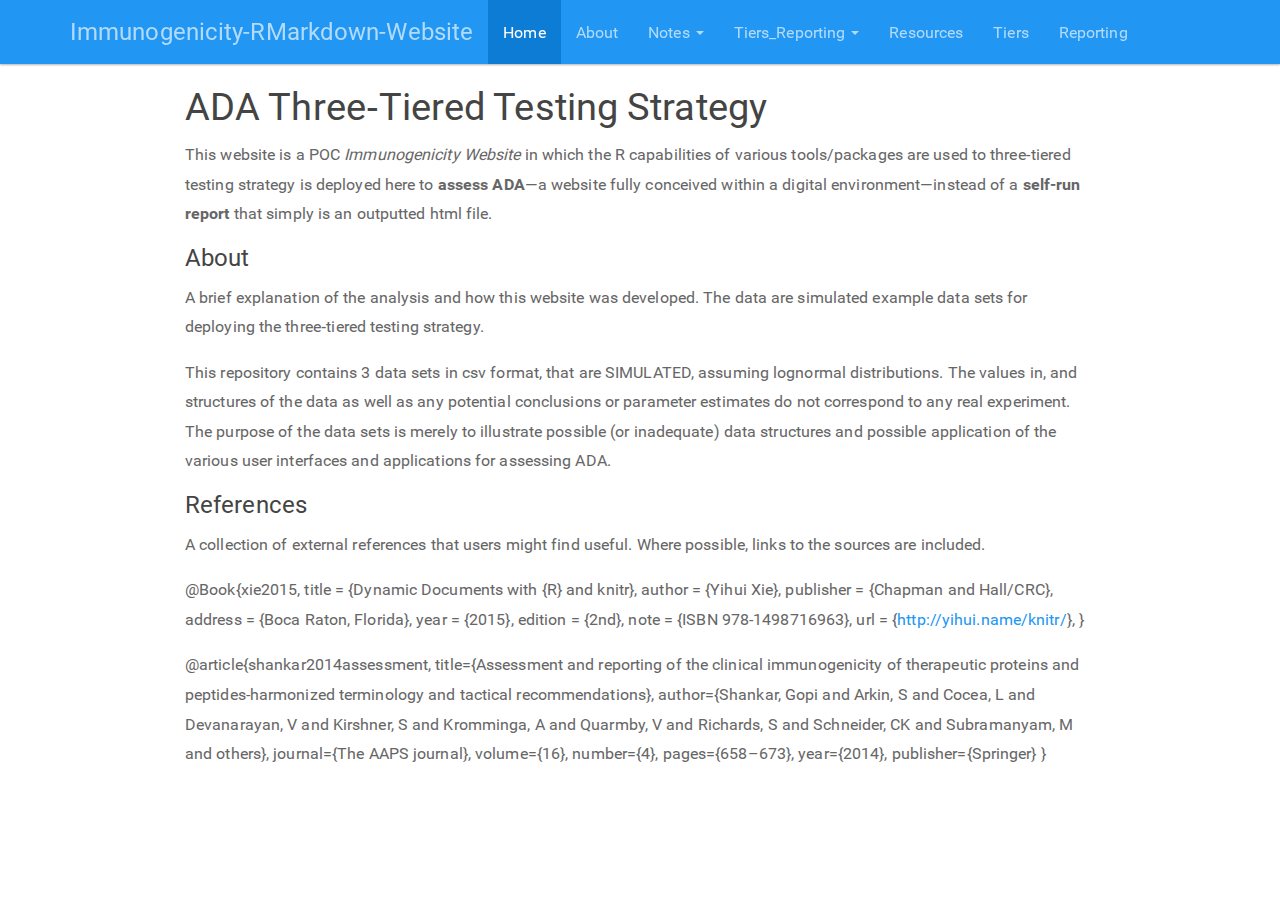
<file: 5_RMD_Immunogenicity_RMarkdown_Website/_site/index.html>
<!DOCTYPE html>

<html xmlns="http://www.w3.org/1999/xhtml">

<head>

<meta charset="utf-8" />
<meta http-equiv="Content-Type" content="text/html; charset=utf-8" />
<meta name="generator" content="pandoc" />




<title>ADA Three‐Tiered Testing Strategy</title>

<script src="site_libs/jquery-1.11.3/jquery.min.js"></script>
<meta name="viewport" content="width=device-width, initial-scale=1" />
<link href="site_libs/bootstrap-3.3.5/css/paper.min.css" rel="stylesheet" />
<script src="site_libs/bootstrap-3.3.5/js/bootstrap.min.js"></script>
<script src="site_libs/bootstrap-3.3.5/shim/html5shiv.min.js"></script>
<script src="site_libs/bootstrap-3.3.5/shim/respond.min.js"></script>
<script src="site_libs/navigation-1.1/tabsets.js"></script>
<link href="site_libs/highlightjs-1.1/default.css" rel="stylesheet" />
<script src="site_libs/highlightjs-1.1/highlight.js"></script>

<style type="text/css">code{white-space: pre;}</style>
<style type="text/css">
  pre:not([class]) {
    background-color: white;
  }
</style>
<script type="text/javascript">
if (window.hljs && document.readyState && document.readyState === "complete") {
   window.setTimeout(function() {
      hljs.initHighlighting();
   }, 0);
}
</script>



<style type="text/css">
h1 {
  font-size: 34px;
}
h1.title {
  font-size: 38px;
}
h2 {
  font-size: 30px;
}
h3 {
  font-size: 24px;
}
h4 {
  font-size: 18px;
}
h5 {
  font-size: 16px;
}
h6 {
  font-size: 12px;
}
.table th:not([align]) {
  text-align: left;
}
</style>

<link rel="stylesheet" href="styles.css" type="text/css" />

</head>

<body>

<style type = "text/css">
.main-container {
  max-width: 940px;
  margin-left: auto;
  margin-right: auto;
}
code {
  color: inherit;
  background-color: rgba(0, 0, 0, 0.04);
}
img {
  max-width:100%;
  height: auto;
}
.tabbed-pane {
  padding-top: 12px;
}
button.code-folding-btn:focus {
  outline: none;
}
</style>


<style type="text/css">
/* padding for bootstrap navbar */
body {
  padding-top: 64px;
  padding-bottom: 40px;
}
/* offset scroll position for anchor links (for fixed navbar)  */
.section h1 {
  padding-top: 69px;
  margin-top: -69px;
}

.section h2 {
  padding-top: 69px;
  margin-top: -69px;
}
.section h3 {
  padding-top: 69px;
  margin-top: -69px;
}
.section h4 {
  padding-top: 69px;
  margin-top: -69px;
}
.section h5 {
  padding-top: 69px;
  margin-top: -69px;
}
.section h6 {
  padding-top: 69px;
  margin-top: -69px;
}
</style>

<script>
// manage active state of menu based on current page
$(document).ready(function () {
  // active menu anchor
  href = window.location.pathname
  href = href.substr(href.lastIndexOf('/') + 1)
  if (href === "")
    href = "index.html";
  var menuAnchor = $('a[href="' + href + '"]');

  // mark it active
  menuAnchor.parent().addClass('active');

  // if it's got a parent navbar menu mark it active as well
  menuAnchor.closest('li.dropdown').addClass('active');
});
</script>


<div class="container-fluid main-container">

<!-- tabsets -->
<script>
$(document).ready(function () {
  window.buildTabsets("TOC");
});
</script>

<!-- code folding -->






<div class="navbar navbar-inverse  navbar-fixed-top" role="navigation">
  <div class="container">
    <div class="navbar-header">
      <button type="button" class="navbar-toggle collapsed" data-toggle="collapse" data-target="#navbar">
        <span class="icon-bar"></span>
        <span class="icon-bar"></span>
        <span class="icon-bar"></span>
      </button>
      <a class="navbar-brand" href="index.html">Immunogenicity-RMarkdown-Website</a>
    </div>
    <div id="navbar" class="navbar-collapse collapse">
      <ul class="nav navbar-nav">
        <li>
  <a href="index.html">Home</a>
</li>
<li>
  <a href="about.html">About</a>
</li>
<li class="dropdown">
  <a href="#" class="dropdown-toggle" data-toggle="dropdown" role="button" aria-expanded="false">
    Notes
     
    <span class="caret"></span>
  </a>
  <ul class="dropdown-menu" role="menu">
    <li>
      <a href="ImportantConcepts.html">Notes</a>
    </li>
  </ul>
</li>
<li class="dropdown">
  <a href="#" class="dropdown-toggle" data-toggle="dropdown" role="button" aria-expanded="false">
    Tiers_Reporting
     
    <span class="caret"></span>
  </a>
  <ul class="dropdown-menu" role="menu">
    <li>
      <a href="Tiers.html">ADA Assessment</a>
    </li>
    <li>
      <a href="Reporting.html">Reporting</a>
    </li>
  </ul>
</li>
<li>
  <a href="links.html">Resources</a>
</li>
<li>
  <a href="Tiers.html">Tiers</a>
</li>
<li>
  <a href="Reporting.html">Reporting</a>
</li>
      </ul>
      <ul class="nav navbar-nav navbar-right">
        
      </ul>
    </div><!--/.nav-collapse -->
  </div><!--/.container -->
</div><!--/.navbar -->

<div class="fluid-row" id="header">



<h1 class="title toc-ignore">ADA Three‐Tiered Testing Strategy</h1>

</div>


<p>This website is a POC <em>Immunogenicity Website</em> in which the R capabilities of various tools/packages are used to three‐tiered testing strategy is deployed here to <strong>assess ADA</strong>—a website fully conceived within a digital environment—instead of a <strong>self-run report</strong> that simply is an outputted html file.</p>
<div id="about" class="section level3">
<h3>About</h3>
<p>A brief explanation of the analysis and how this website was developed. The data are simulated example data sets for deploying the three‐tiered testing strategy.</p>
<p>This repository contains 3 data sets in csv format, that are SIMULATED, assuming lognormal distributions. The values in, and structures of the data as well as any potential conclusions or parameter estimates do not correspond to any real experiment. The purpose of the data sets is merely to illustrate possible (or inadequate) data structures and possible application of the various user interfaces and applications for assessing ADA.</p>
</div>
<div id="references" class="section level3">
<h3>References</h3>
<p>A collection of external references that users might find useful. Where possible, links to the sources are included.</p>
<p><span class="citation">@Book</span>{xie2015, title = {Dynamic Documents with {R} and knitr}, author = {Yihui Xie}, publisher = {Chapman and Hall/CRC}, address = {Boca Raton, Florida}, year = {2015}, edition = {2nd}, note = {ISBN 978-1498716963}, url = {<a href="http://yihui.name/knitr/" class="uri">http://yihui.name/knitr/</a>}, }</p>
<p><span class="citation">@article</span>{shankar2014assessment, title={Assessment and reporting of the clinical immunogenicity of therapeutic proteins and peptides-harmonized terminology and tactical recommendations}, author={Shankar, Gopi and Arkin, S and Cocea, L and Devanarayan, V and Kirshner, S and Kromminga, A and Quarmby, V and Richards, S and Schneider, CK and Subramanyam, M and others}, journal={The AAPS journal}, volume={16}, number={4}, pages={658–673}, year={2014}, publisher={Springer} }</p>
</div>




</div>

<script>

// add bootstrap table styles to pandoc tables
function bootstrapStylePandocTables() {
  $('tr.header').parent('thead').parent('table').addClass('table table-condensed');
}
$(document).ready(function () {
  bootstrapStylePandocTables();
});


</script>

<!-- dynamically load mathjax for compatibility with self-contained -->
<script>
  (function () {
    var script = document.createElement("script");
    script.type = "text/javascript";
    script.src  = "https://mathjax.rstudio.com/latest/MathJax.js?config=TeX-AMS-MML_HTMLorMML";
    document.getElementsByTagName("head")[0].appendChild(script);
  })();
</script>

</body>
</html>
</file>
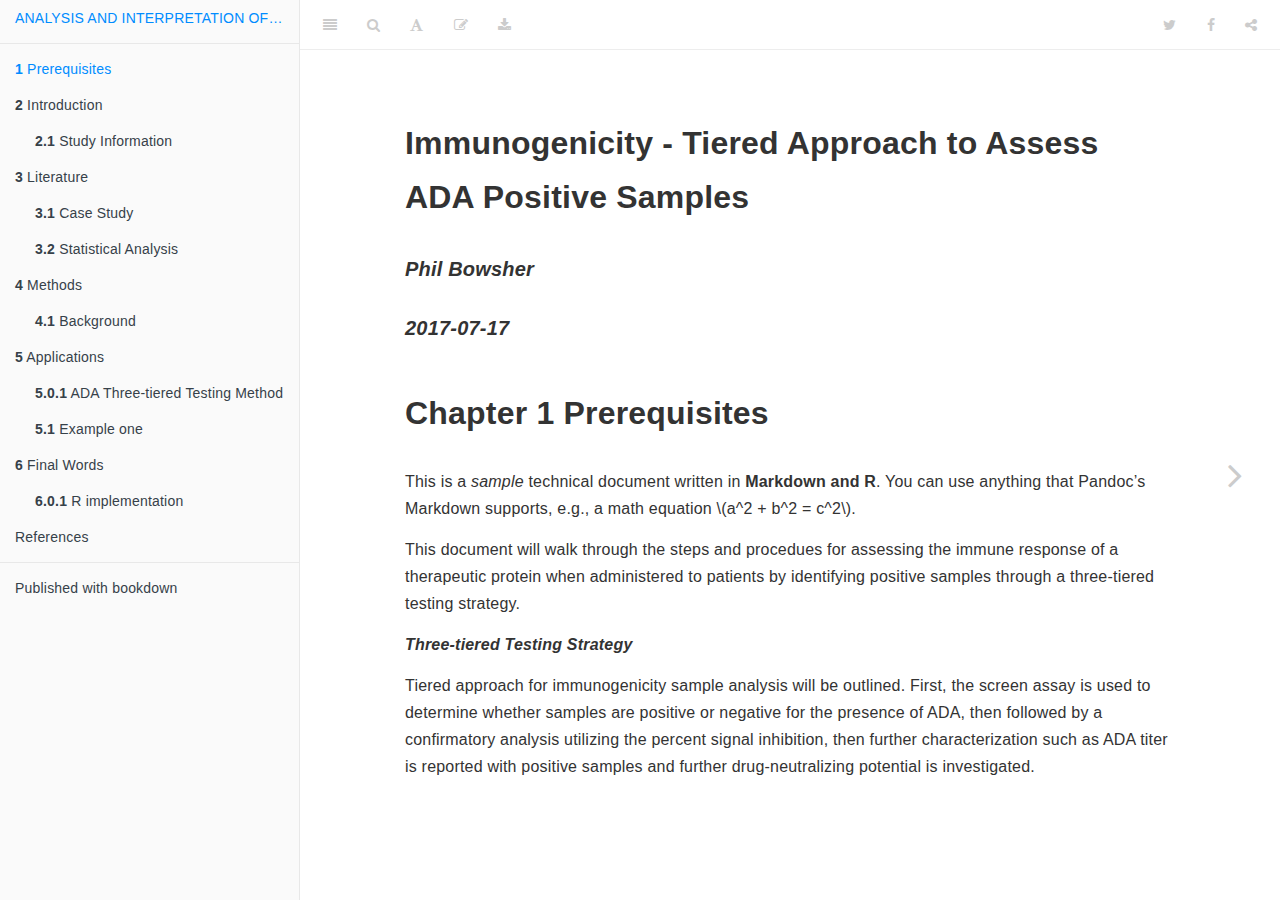
<file: 6_RMD_Immunogenicity_Bookdown/_book/index.html>
<!DOCTYPE html>
<html >

<head>

  <meta charset="UTF-8">
  <meta http-equiv="X-UA-Compatible" content="IE=edge">
  <title>Immunogenicity - Tiered Approach to Assess ADA Positive Samples</title>
  <meta content="text/html; charset=UTF-8" http-equiv="Content-Type">
  <meta name="description" content="This is a POC of using the tiered Approach to assess ADA positive samples for immunogenicity analysis">
  <meta name="generator" content="bookdown 0.3 and GitBook 2.6.7">

  <meta property="og:title" content="Immunogenicity - Tiered Approach to Assess ADA Positive Samples" />
  <meta property="og:type" content="book" />
  
  
  <meta property="og:description" content="This is a POC of using the tiered Approach to assess ADA positive samples for immunogenicity analysis" />
  <meta name="github-repo" content="rstudio/bookdown-demo" />

  <meta name="twitter:card" content="summary" />
  <meta name="twitter:title" content="Immunogenicity - Tiered Approach to Assess ADA Positive Samples" />
  
  <meta name="twitter:description" content="This is a POC of using the tiered Approach to assess ADA positive samples for immunogenicity analysis" />
  

<meta name="author" content="Phil Bowsher">


<meta name="date" content="2017-07-17">

  <meta name="viewport" content="width=device-width, initial-scale=1">
  <meta name="apple-mobile-web-app-capable" content="yes">
  <meta name="apple-mobile-web-app-status-bar-style" content="black">
  
  

<link rel="next" href="intro.html">

<script src="libs/jquery-2.2.3/jquery.min.js"></script>
<link href="libs/gitbook-2.6.7/css/style.css" rel="stylesheet" />
<link href="libs/gitbook-2.6.7/css/plugin-bookdown.css" rel="stylesheet" />
<link href="libs/gitbook-2.6.7/css/plugin-highlight.css" rel="stylesheet" />
<link href="libs/gitbook-2.6.7/css/plugin-search.css" rel="stylesheet" />
<link href="libs/gitbook-2.6.7/css/plugin-fontsettings.css" rel="stylesheet" />







<script src="libs/htmlwidgets-0.9/htmlwidgets.js"></script>
<script src="libs/datatables-binding-0.1/datatables.js"></script>
<script src="libs/datatables-1.10.7/jquery.dataTables.min.js"></script>
<link href="libs/datatables-default-1.10.7/dataTables.extra.css" rel="stylesheet" />
<link href="libs/datatables-default-1.10.7/jquery.dataTables.min.css" rel="stylesheet" />
<link href="libs/plotlyjs-1.26.1/plotly-htmlwidgets.css" rel="stylesheet" />
<script src="libs/plotlyjs-1.26.1/plotly-latest.min.js"></script>
<script src="libs/plotly-binding-4.6.0.9000/plotly.js"></script>
<link href="libs/crosstalk-1.0.0/css/crosstalk.css" rel="stylesheet" />
<script src="libs/crosstalk-1.0.0/js/crosstalk.min.js"></script>
<script src="libs/typedarray-0.1/typedarray.min.js"></script>



<link rel="stylesheet" href="style.css" type="text/css" />
</head>

<body>


  <div class="book without-animation with-summary font-size-2 font-family-1" data-basepath=".">

    <div class="book-summary">
      <nav role="navigation">

<ul class="summary">
<li><a href="./">ANALYSIS AND INTERPRETATION OF A CLINICAL IMMUNOGENICITY DATA SET</a></li>

<li class="divider"></li>
<li class="chapter" data-level="1" data-path="index.html"><a href="index.html"><i class="fa fa-check"></i><b>1</b> Prerequisites</a></li>
<li class="chapter" data-level="2" data-path="intro.html"><a href="intro.html"><i class="fa fa-check"></i><b>2</b> Introduction</a><ul>
<li class="chapter" data-level="2.1" data-path="intro.html"><a href="intro.html#study-information"><i class="fa fa-check"></i><b>2.1</b> Study Information</a></li>
</ul></li>
<li class="chapter" data-level="3" data-path="literature.html"><a href="literature.html"><i class="fa fa-check"></i><b>3</b> Literature</a><ul>
<li class="chapter" data-level="3.1" data-path="literature.html"><a href="literature.html#case-study"><i class="fa fa-check"></i><b>3.1</b> Case Study</a></li>
<li class="chapter" data-level="3.2" data-path="literature.html"><a href="literature.html#statistical-analysis"><i class="fa fa-check"></i><b>3.2</b> Statistical Analysis</a></li>
</ul></li>
<li class="chapter" data-level="4" data-path="methods.html"><a href="methods.html"><i class="fa fa-check"></i><b>4</b> Methods</a><ul>
<li class="chapter" data-level="4.1" data-path="methods.html"><a href="methods.html#background"><i class="fa fa-check"></i><b>4.1</b> Background</a></li>
</ul></li>
<li class="chapter" data-level="5" data-path="applications.html"><a href="applications.html"><i class="fa fa-check"></i><b>5</b> Applications</a><ul>
<li class="chapter" data-level="5.0.1" data-path="applications.html"><a href="applications.html#ada-threetiered-testing-method"><i class="fa fa-check"></i><b>5.0.1</b> ADA Three‐tiered Testing Method</a></li>
<li class="chapter" data-level="5.1" data-path="applications.html"><a href="applications.html#example-one"><i class="fa fa-check"></i><b>5.1</b> Example one</a></li>
</ul></li>
<li class="chapter" data-level="6" data-path="final-words.html"><a href="final-words.html"><i class="fa fa-check"></i><b>6</b> Final Words</a><ul>
<li class="chapter" data-level="6.0.1" data-path="final-words.html"><a href="final-words.html#r-implementation"><i class="fa fa-check"></i><b>6.0.1</b> R implementation</a></li>
</ul></li>
<li class="chapter" data-level="" data-path="references.html"><a href="references.html"><i class="fa fa-check"></i>References</a></li>
<li class="divider"></li>
<li><a href="https://github.com/rstudio/bookdown" target="blank">Published with bookdown</a></li>

</ul>

      </nav>
    </div>

    <div class="book-body">
      <div class="body-inner">
        <div class="book-header" role="navigation">
          <h1>
            <i class="fa fa-circle-o-notch fa-spin"></i><a href="./">Immunogenicity - Tiered Approach to Assess ADA Positive Samples</a>
          </h1>
        </div>

        <div class="page-wrapper" tabindex="-1" role="main">
          <div class="page-inner">

            <section class="normal" id="section-">
<div id="header">
<h1 class="title">Immunogenicity - Tiered Approach to Assess ADA Positive Samples</h1>
<h4 class="author"><em>Phil Bowsher</em></h4>
<h4 class="date"><em>2017-07-17</em></h4>
</div>
<div id="prerequisites" class="section level1">
<h1><span class="header-section-number">Chapter 1</span> Prerequisites</h1>
<p>This is a <em>sample</em> technical document written in <strong>Markdown and R</strong>. You can use anything that Pandoc’s Markdown supports, e.g., a math equation <span class="math inline">\(a^2 + b^2 = c^2\)</span>.</p>
<p>This document will walk through the steps and procedues for assessing the immune response of a therapeutic protein when administered to patients by identifying positive samples through a three‐tiered testing strategy.</p>
<p><em><strong>Three‐tiered Testing Strategy</strong></em></p>
<p>Tiered approach for immunogenicity sample analysis will be outlined. First, the screen assay is used to determine whether samples are positive or negative for the presence of ADA, then followed by a confirmatory analysis utilizing the percent signal inhibition, then further characterization such as ADA titer is reported with positive samples and further drug-neutralizing potential is investigated.</p>

</div>
            </section>

          </div>
        </div>
      </div>

<a href="intro.html" class="navigation navigation-next navigation-unique" aria-label="Next page""><i class="fa fa-angle-right"></i></a>

<script src="libs/gitbook-2.6.7/js/app.min.js"></script>
<script src="libs/gitbook-2.6.7/js/lunr.js"></script>
<script src="libs/gitbook-2.6.7/js/plugin-search.js"></script>
<script src="libs/gitbook-2.6.7/js/plugin-sharing.js"></script>
<script src="libs/gitbook-2.6.7/js/plugin-fontsettings.js"></script>
<script src="libs/gitbook-2.6.7/js/plugin-bookdown.js"></script>
<script src="libs/gitbook-2.6.7/js/jquery.highlight.js"></script>
<script>
require(["gitbook"], function(gitbook) {
gitbook.start({
"sharing": {
"github": false,
"facebook": true,
"twitter": true,
"google": false,
"weibo": false,
"instapper": false,
"vk": false,
"all": ["facebook", "google", "twitter", "weibo", "instapaper"]
},
"fontsettings": {
"theme": "white",
"family": "sans",
"size": 2
},
"edit": {
"link": "https://github.com/rstudio/bookdown-demo/edit/master/index.Rmd",
"text": "Edit"
},
"download": ["bookdown-demo.pdf", "bookdown-demo.epub"],
"toc": {
"collapse": "subsection"
}
});
});
</script>

<!-- dynamically load mathjax for compatibility with self-contained -->
<script>
  (function () {
    var script = document.createElement("script");
    script.type = "text/javascript";
    script.src  = "https://cdn.mathjax.org/mathjax/latest/MathJax.js?config=TeX-AMS-MML_HTMLorMML";
    if (location.protocol !== "file:" && /^https?:/.test(script.src))
      script.src  = script.src.replace(/^https?:/, '');
    document.getElementsByTagName("head")[0].appendChild(script);
  })();
</script>
</body>

</html>
</file>
<file: 5_RMD_Immunogenicity_RMarkdown_Website/_site/site_libs/highlightjs-1.1/default.css>
pre .operator,
pre .paren {
 color: rgb(104, 118, 135)
}

pre .literal {
 color: #990073
}

pre .number {
 color: #099;
}

pre .comment {
 color: #998;
 font-style: italic
}

pre .keyword {
 color: #900;
 font-weight: bold
}

pre .identifier {
 color: rgb(0, 0, 0);
}

pre .string {
 color: #d14;
}
</file>
<file: 5_RMD_Immunogenicity_RMarkdown_Website/_site/styles.css>
body {font-size: 16px}
</file>
<file: 6_RMD_Immunogenicity_Bookdown/_book/libs/gitbook-2.6.7/css/plugin-bookdown.css>
.book .book-header h1 {
  padding-left: 20px;
  padding-right: 20px;
}
.book .book-header.fixed {
  position: fixed;
  right: 0;
  top: 0;
  left: 0;
  border-bottom: 1px solid rgba(0,0,0,.07);
}
span.search-highlight {
  background-color: #ffff88;
}
@media (min-width: 600px) {
  .book.with-summary .book-header.fixed {
    left: 300px;
  }
}
@media (max-width: 1240px) {
  .book .book-body.fixed {
    top: 50px;
  }
  .book .book-body.fixed .body-inner {
    top: auto;
  }
}
@media (max-width: 600px) {
  .book.with-summary .book-header.fixed {
    left: calc(100% - 60px);
    min-width: 300px;
  }
  .book.with-summary .book-body {
    transform: none;
    left: calc(100% - 60px);
    min-width: 300px;
  }
  .book .book-body.fixed {
    top: 0;
  }
}

.book .book-body.fixed .body-inner {
  top: 50px;
}
.book .book-body .page-wrapper .page-inner section.normal sub, .book .book-body .page-wrapper .page-inner section.normal sup {
  font-size: 85%;
}

@media print {
  .book .book-summary, .book .book-body .book-header, .fa {
    display: none !important;
  }
  .book .book-body.fixed {
    left: 0px;
  }
  .book .book-body,.book .book-body .body-inner, .book.with-summary {
    overflow: visible !important;
  }
}
.kable_wrapper {
  border-spacing: 20px 0;
  border-collapse: separate;
  border: none;
  margin: auto;
}
.kable_wrapper > tbody > tr > td {
  vertical-align: top;
}
.book .book-body .page-wrapper .page-inner section.normal table tr.header {
  border-top-width: 2px;
}
.book .book-body .page-wrapper .page-inner section.normal table tr:last-child td {
  border-bottom-width: 2px;
}
.book .book-body .page-wrapper .page-inner section.normal table td, .book .book-body .page-wrapper .page-inner section.normal table th {
  border-left: none;
  border-right: none;
}
.book .book-body .page-wrapper .page-inner section.normal table.kable_wrapper > tbody > tr, .book .book-body .page-wrapper .page-inner section.normal table.kable_wrapper > tbody > tr > td {
  border-top: none;
}
.book .book-body .page-wrapper .page-inner section.normal table.kable_wrapper > tbody > tr:last-child > td {
    border-bottom: none;
}

div.theorem, div.lemma, div.corollary, div.proposition {
  font-style: italic;
}
span.theorem, span.lemma, span.corollary, span.proposition {
  font-style: normal;
}
div.proof:after {
  content: "\25a2";
  float: right;
}
</file>
<file: 6_RMD_Immunogenicity_Bookdown/_book/libs/gitbook-2.6.7/css/plugin-highlight.css>
.book .book-body .page-wrapper .page-inner section.normal pre,
.book .book-body .page-wrapper .page-inner section.normal code {
  /* http://jmblog.github.com/color-themes-for-google-code-highlightjs */
  /* Tomorrow Comment */
  /* Tomorrow Red */
  /* Tomorrow Orange */
  /* Tomorrow Yellow */
  /* Tomorrow Green */
  /* Tomorrow Aqua */
  /* Tomorrow Blue */
  /* Tomorrow Purple */
}
.book .book-body .page-wrapper .page-inner section.normal pre .hljs-comment,
.book .book-body .page-wrapper .page-inner section.normal code .hljs-comment,
.book .book-body .page-wrapper .page-inner section.normal pre .hljs-title,
.book .book-body .page-wrapper .page-inner section.normal code .hljs-title {
  color: #8e908c;
}
.book .book-body .page-wrapper .page-inner section.normal pre .hljs-variable,
.book .book-body .page-wrapper .page-inner section.normal code .hljs-variable,
.book .book-body .page-wrapper .page-inner section.normal pre .hljs-attribute,
.book .book-body .page-wrapper .page-inner section.normal code .hljs-attribute,
.book .book-body .page-wrapper .page-inner section.normal pre .hljs-tag,
.book .book-body .page-wrapper .page-inner section.normal code .hljs-tag,
.book .book-body .page-wrapper .page-inner section.normal pre .hljs-regexp,
.book .book-body .page-wrapper .page-inner section.normal code .hljs-regexp,
.book .book-body .page-wrapper .page-inner section.normal pre .ruby .hljs-constant,
.book .book-body .page-wrapper .page-inner section.normal code .ruby .hljs-constant,
.book .book-body .page-wrapper .page-inner section.normal pre .xml .hljs-tag .hljs-title,
.book .book-body .page-wrapper .page-inner section.normal code .xml .hljs-tag .hljs-title,
.book .book-body .page-wrapper .page-inner section.normal pre .xml .hljs-pi,
.book .book-body .page-wrapper .page-inner section.normal code .xml .hljs-pi,
.book .book-body .page-wrapper .page-inner section.normal pre .xml .hljs-doctype,
.book .book-body .page-wrapper .page-inner section.normal code .xml .hljs-doctype,
.book .book-body .page-wrapper .page-inner section.normal pre .html .hljs-doctype,
.book .book-body .page-wrapper .page-inner section.normal code .html .hljs-doctype,
.book .book-body .page-wrapper .page-inner section.normal pre .css .hljs-id,
.book .book-body .page-wrapper .page-inner section.normal code .css .hljs-id,
.book .book-body .page-wrapper .page-inner section.normal pre .css .hljs-class,
.book .book-body .page-wrapper .page-inner section.normal code .css .hljs-class,
.book .book-body .page-wrapper .page-inner section.normal pre .css .hljs-pseudo,
.book .book-body .page-wrapper .page-inner section.normal code .css .hljs-pseudo {
  color: #c82829;
}
.book .book-body .page-wrapper .page-inner section.normal pre .hljs-number,
.book .book-body .page-wrapper .page-inner section.normal code .hljs-number,
.book .book-body .page-wrapper .page-inner section.normal pre .hljs-preprocessor,
.book .book-body .page-wrapper .page-inner section.normal code .hljs-preprocessor,
.book .book-body .page-wrapper .page-inner section.normal pre .hljs-pragma,
.book .book-body .page-wrapper .page-inner section.normal code .hljs-pragma,
.book .book-body .page-wrapper .page-inner section.normal pre .hljs-built_in,
.book .book-body .page-wrapper .page-inner section.normal code .hljs-built_in,
.book .book-body .page-wrapper .page-inner section.normal pre .hljs-literal,
.book .book-body .page-wrapper .page-inner section.normal code .hljs-literal,
.book .book-body .page-wrapper .page-inner section.normal pre .hljs-params,
.book .book-body .page-wrapper .page-inner section.normal code .hljs-params,
.book .book-body .page-wrapper .page-inner section.normal pre .hljs-constant,
.book .book-body .page-wrapper .page-inner section.normal code .hljs-constant {
  color: #f5871f;
}
.book .book-body .page-wrapper .page-inner section.normal pre .ruby .hljs-class .hljs-title,
.book .book-body .page-wrapper .page-inner section.normal code .ruby .hljs-class .hljs-title,
.book .book-body .page-wrapper .page-inner section.normal pre .css .hljs-rules .hljs-attribute,
.book .book-body .page-wrapper .page-inner section.normal code .css .hljs-rules .hljs-attribute {
  color: #eab700;
}
.book .book-body .page-wrapper .page-inner section.normal pre .hljs-string,
.book .book-body .page-wrapper .page-inner section.normal code .hljs-string,
.book .book-body .page-wrapper .page-inner section.normal pre .hljs-value,
.book .book-body .page-wrapper .page-inner section.normal code .hljs-value,
.book .book-body .page-wrapper .page-inner section.normal pre .hljs-inheritance,
.book .book-body .page-wrapper .page-inner section.normal code .hljs-inheritance,
.book .book-body .page-wrapper .page-inner section.normal pre .hljs-header,
.book .book-body .page-wrapper .page-inner section.normal code .hljs-header,
.book .book-body .page-wrapper .page-inner section.normal pre .ruby .hljs-symbol,
.book .book-body .page-wrapper .page-inner section.normal code .ruby .hljs-symbol,
.book .book-body .page-wrapper .page-inner section.normal pre .xml .hljs-cdata,
.book .book-body .page-wrapper .page-inner section.normal code .xml .hljs-cdata {
  color: #718c00;
}
.book .book-body .page-wrapper .page-inner section.normal pre .css .hljs-hexcolor,
.book .book-body .page-wrapper .page-inner section.normal code .css .hljs-hexcolor {
  color: #3e999f;
}
.book .book-body .page-wrapper .page-inner section.normal pre .hljs-function,
.book .book-body .page-wrapper .page-inner section.normal code .hljs-function,
.book .book-body .page-wrapper .page-inner section.normal pre .python .hljs-decorator,
.book .book-body .page-wrapper .page-inner section.normal code .python .hljs-decorator,
.book .book-body .page-wrapper .page-inner section.normal pre .python .hljs-title,
.book .book-body .page-wrapper .page-inner section.normal code .python .hljs-title,
.book .book-body .page-wrapper .page-inner section.normal pre .ruby .hljs-function .hljs-title,
.book .book-body .page-wrapper .page-inner section.normal code .ruby .hljs-function .hljs-title,
.book .book-body .page-wrapper .page-inner section.normal pre .ruby .hljs-title .hljs-keyword,
.book .book-body .page-wrapper .page-inner section.normal code .ruby .hljs-title .hljs-keyword,
.book .book-body .page-wrapper .page-inner section.normal pre .perl .hljs-sub,
.book .book-body .page-wrapper .page-inner section.normal code .perl .hljs-sub,
.book .book-body .page-wrapper .page-inner section.normal pre .javascript .hljs-title,
.book .book-body .page-wrapper .page-inner section.normal code .javascript .hljs-title,
.book .book-body .page-wrapper .page-inner section.normal pre .coffeescript .hljs-title,
.book .book-body .page-wrapper .page-inner section.normal code .coffeescript .hljs-title {
  color: #4271ae;
}
.book .book-body .page-wrapper .page-inner section.normal pre .hljs-keyword,
.book .book-body .page-wrapper .page-inner section.normal code .hljs-keyword,
.book .book-body .page-wrapper .page-inner section.normal pre .javascript .hljs-function,
.book .book-body .page-wrapper .page-inner section.normal code .javascript .hljs-function {
  color: #8959a8;
}
.book .book-body .page-wrapper .page-inner section.normal pre .hljs,
.book .book-body .page-wrapper .page-inner section.normal code .hljs {
  display: block;
  background: white;
  color: #4d4d4c;
  padding: 0.5em;
}
.book .book-body .page-wrapper .page-inner section.normal pre .coffeescript .javascript,
.book .book-body .page-wrapper .page-inner section.normal code .coffeescript .javascript,
.book .book-body .page-wrapper .page-inner section.normal pre .javascript .xml,
.book .book-body .page-wrapper .page-inner section.normal code .javascript .xml,
.book .book-body .page-wrapper .page-inner section.normal pre .tex .hljs-formula,
.book .book-body .page-wrapper .page-inner section.normal code .tex .hljs-formula,
.book .book-body .page-wrapper .page-inner section.normal pre .xml .javascript,
.book .book-body .page-wrapper .page-inner section.normal code .xml .javascript,
.book .book-body .page-wrapper .page-inner section.normal pre .xml .vbscript,
.book .book-body .page-wrapper .page-inner section.normal code .xml .vbscript,
.book .book-body .page-wrapper .page-inner section.normal pre .xml .css,
.book .book-body .page-wrapper .page-inner section.normal code .xml .css,
.book .book-body .page-wrapper .page-inner section.normal pre .xml .hljs-cdata,
.book .book-body .page-wrapper .page-inner section.normal code .xml .hljs-cdata {
  opacity: 0.5;
}
.book.color-theme-1 .book-body .page-wrapper .page-inner section.normal pre,
.book.color-theme-1 .book-body .page-wrapper .page-inner section.normal code {
  /*

Orginal Style from ethanschoonover.com/solarized (c) Jeremy Hull <sourdrums@gmail.com>

*/
  /* Solarized Green */
  /* Solarized Cyan */
  /* Solarized Blue */
  /* Solarized Yellow */
  /* Solarized Orange */
  /* Solarized Red */
  /* Solarized Violet */
}
.book.color-theme-1 .book-body .page-wrapper .page-inner section.normal pre .hljs,
.book.color-theme-1 .book-body .page-wrapper .page-inner section.normal code .hljs {
  display: block;
  padding: 0.5em;
  background: #fdf6e3;
  color: #657b83;
}
.book.color-theme-1 .book-body .page-wrapper .page-inner section.normal pre .hljs-comment,
.book.color-theme-1 .book-body .page-wrapper .page-inner section.normal code .hljs-comment,
.book.color-theme-1 .book-body .page-wrapper .page-inner section.normal pre .hljs-template_comment,
.book.color-theme-1 .book-body .page-wrapper .page-inner section.normal code .hljs-template_comment,
.book.color-theme-1 .book-body .page-wrapper .page-inner section.normal pre .diff .hljs-header,
.book.color-theme-1 .book-body .page-wrapper .page-inner section.normal code .diff .hljs-header,
.book.color-theme-1 .book-body .page-wrapper .page-inner section.normal pre .hljs-doctype,
.book.color-theme-1 .book-body .page-wrapper .page-inner section.normal code .hljs-doctype,
.book.color-theme-1 .book-body .page-wrapper .page-inner section.normal pre .hljs-pi,
.book.color-theme-1 .book-body .page-wrapper .page-inner section.normal code .hljs-pi,
.book.color-theme-1 .book-body .page-wrapper .page-inner section.normal pre .lisp .hljs-string,
.book.color-theme-1 .book-body .page-wrapper .page-inner section.normal code .lisp .hljs-string,
.book.color-theme-1 .book-body .page-wrapper .page-inner section.normal pre .hljs-javadoc,
.book.color-theme-1 .book-body .page-wrapper .page-inner section.normal code .hljs-javadoc {
  color: #93a1a1;
}
.book.color-theme-1 .book-body .page-wrapper .page-inner section.normal pre .hljs-keyword,
.book.color-theme-1 .book-body .page-wrapper .page-inner section.normal code .hljs-keyword,
.book.color-theme-1 .book-body .page-wrapper .page-inner section.normal pre .hljs-winutils,
.book.color-theme-1 .book-body .page-wrapper .page-inner section.normal code .hljs-winutils,
.book.color-theme-1 .book-body .page-wrapper .page-inner section.normal pre .method,
.book.color-theme-1 .book-body .page-wrapper .page-inner section.normal code .method,
.book.color-theme-1 .book-body .page-wrapper .page-inner section.normal pre .hljs-addition,
.book.color-theme-1 .book-body .page-wrapper .page-inner section.normal code .hljs-addition,
.book.color-theme-1 .book-body .page-wrapper .page-inner section.normal pre .css .hljs-tag,
.book.color-theme-1 .book-body .page-wrapper .page-inner section.normal code .css .hljs-tag,
.book.color-theme-1 .book-body .page-wrapper .page-inner section.normal pre .hljs-request,
.book.color-theme-1 .book-body .page-wrapper .page-inner section.normal code .hljs-request,
.book.color-theme-1 .book-body .page-wrapper .page-inner section.normal pre .hljs-status,
.book.color-theme-1 .book-body .page-wrapper .page-inner section.normal code .hljs-status,
.book.color-theme-1 .book-body .page-wrapper .page-inner section.normal pre .nginx .hljs-title,
.book.color-theme-1 .book-body .page-wrapper .page-inner section.normal code .nginx .hljs-title {
  color: #859900;
}
.book.color-theme-1 .book-body .page-wrapper .page-inner section.normal pre .hljs-number,
.book.color-theme-1 .book-body .page-wrapper .page-inner section.normal code .hljs-number,
.book.color-theme-1 .book-body .page-wrapper .page-inner section.normal pre .hljs-command,
.book.color-theme-1 .book-body .page-wrapper .page-inner section.normal code .hljs-command,
.book.color-theme-1 .book-body .page-wrapper .page-inner section.normal pre .hljs-string,
.book.color-theme-1 .book-body .page-wrapper .page-inner section.normal code .hljs-string,
.book.color-theme-1 .book-body .page-wrapper .page-inner section.normal pre .hljs-tag .hljs-value,
.book.color-theme-1 .book-body .page-wrapper .page-inner section.normal code .hljs-tag .hljs-value,
.book.color-theme-1 .book-body .page-wrapper .page-inner section.normal pre .hljs-rules .hljs-value,
.book.color-theme-1 .book-body .page-wrapper .page-inner section.normal code .hljs-rules .hljs-value,
.book.color-theme-1 .book-body .page-wrapper .page-inner section.normal pre .hljs-phpdoc,
.book.color-theme-1 .book-body .page-wrapper .page-inner section.normal code .hljs-phpdoc,
.book.color-theme-1 .book-body .page-wrapper .page-inner section.normal pre .tex .hljs-formula,
.book.color-theme-1 .book-body .page-wrapper .page-inner section.normal code .tex .hljs-formula,
.book.color-theme-1 .book-body .page-wrapper .page-inner section.normal pre .hljs-regexp,
.book.color-theme-1 .book-body .page-wrapper .page-inner section.normal code .hljs-regexp,
.book.color-theme-1 .book-body .page-wrapper .page-inner section.normal pre .hljs-hexcolor,
.book.color-theme-1 .book-body .page-wrapper .page-inner section.normal code .hljs-hexcolor,
.book.color-theme-1 .book-body .page-wrapper .page-inner section.normal pre .hljs-link_url,
.book.color-theme-1 .book-body .page-wrapper .page-inner section.normal code .hljs-link_url {
  color: #2aa198;
}
.book.color-theme-1 .book-body .page-wrapper .page-inner section.normal pre .hljs-title,
.book.color-theme-1 .book-body .page-wrapper .page-inner section.normal code .hljs-title,
.book.color-theme-1 .book-body .page-wrapper .page-inner section.normal pre .hljs-localvars,
.book.color-theme-1 .book-body .page-wrapper .page-inner section.normal code .hljs-localvars,
.book.color-theme-1 .book-body .page-wrapper .page-inner section.normal pre .hljs-chunk,
.book.color-theme-1 .book-body .page-wrapper .page-inner section.normal code .hljs-chunk,
.book.color-theme-1 .book-body .page-wrapper .page-inner section.normal pre .hljs-decorator,
.book.color-theme-1 .book-body .page-wrapper .page-inner section.normal code .hljs-decorator,
.book.color-theme-1 .book-body .page-wrapper .page-inner section.normal pre .hljs-built_in,
.book.color-theme-1 .book-body .page-wrapper .page-inner section.normal code .hljs-built_in,
.book.color-theme-1 .book-body .page-wrapper .page-inner section.normal pre .hljs-identifier,
.book.color-theme-1 .book-body .page-wrapper .page-inner section.normal code .hljs-identifier,
.book.color-theme-1 .book-body .page-wrapper .page-inner section.normal pre .vhdl .hljs-literal,
.book.color-theme-1 .book-body .page-wrapper .page-inner section.normal code .vhdl .hljs-literal,
.book.color-theme-1 .book-body .page-wrapper .page-inner section.normal pre .hljs-id,
.book.color-theme-1 .book-body .page-wrapper .page-inner section.normal code .hljs-id,
.book.color-theme-1 .book-body .page-wrapper .page-inner section.normal pre .css .hljs-function,
.book.color-theme-1 .book-body .page-wrapper .page-inner section.normal code .css .hljs-function {
  color: #268bd2;
}
.book.color-theme-1 .book-body .page-wrapper .page-inner section.normal pre .hljs-attribute,
.book.color-theme-1 .book-body .page-wrapper .page-inner section.normal code .hljs-attribute,
.book.color-theme-1 .book-body .page-wrapper .page-inner section.normal pre .hljs-variable,
.book.color-theme-1 .book-body .page-wrapper .page-inner section.normal code .hljs-variable,
.book.color-theme-1 .book-body .page-wrapper .page-inner section.normal pre .lisp .hljs-body,
.book.color-theme-1 .book-body .page-wrapper .page-inner section.normal code .lisp .hljs-body,
.book.color-theme-1 .book-body .page-wrapper .page-inner section.normal pre .smalltalk .hljs-number,
.book.color-theme-1 .book-body .page-wrapper .page-inner section.normal code .smalltalk .hljs-number,
.book.color-theme-1 .book-body .page-wrapper .page-inner section.normal pre .hljs-constant,
.book.color-theme-1 .book-body .page-wrapper .page-inner section.normal code .hljs-constant,
.book.color-theme-1 .book-body .page-wrapper .page-inner section.normal pre .hljs-class .hljs-title,
.book.color-theme-1 .book-body .page-wrapper .page-inner section.normal code .hljs-class .hljs-title,
.book.color-theme-1 .book-body .page-wrapper .page-inner section.normal pre .hljs-parent,
.book.color-theme-1 .book-body .page-wrapper .page-inner section.normal code .hljs-parent,
.book.color-theme-1 .book-body .page-wrapper .page-inner section.normal pre .haskell .hljs-type,
.book.color-theme-1 .book-body .page-wrapper .page-inner section.normal code .haskell .hljs-type,
.book.color-theme-1 .book-body .page-wrapper .page-inner section.normal pre .hljs-link_reference,
.book.color-theme-1 .book-body .page-wrapper .page-inner section.normal code .hljs-link_reference {
  color: #b58900;
}
.book.color-theme-1 .book-body .page-wrapper .page-inner section.normal pre .hljs-preprocessor,
.book.color-theme-1 .book-body .page-wrapper .page-inner section.normal code .hljs-preprocessor,
.book.color-theme-1 .book-body .page-wrapper .page-inner section.normal pre .hljs-preprocessor .hljs-keyword,
.book.color-theme-1 .book-body .page-wrapper .page-inner section.normal code .hljs-preprocessor .hljs-keyword,
.book.color-theme-1 .book-body .page-wrapper .page-inner section.normal pre .hljs-pragma,
.book.color-theme-1 .book-body .page-wrapper .page-inner section.normal code .hljs-pragma,
.book.color-theme-1 .book-body .page-wrapper .page-inner section.normal pre .hljs-shebang,
.book.color-theme-1 .book-body .page-wrapper .page-inner section.normal code .hljs-shebang,
.book.color-theme-1 .book-body .page-wrapper .page-inner section.normal pre .hljs-symbol,
.book.color-theme-1 .book-body .page-wrapper .page-inner section.normal code .hljs-symbol,
.book.color-theme-1 .book-body .page-wrapper .page-inner section.normal pre .hljs-symbol .hljs-string,
.book.color-theme-1 .book-body .page-wrapper .page-inner section.normal code .hljs-symbol .hljs-string,
.book.color-theme-1 .book-body .page-wrapper .page-inner section.normal pre .diff .hljs-change,
.book.color-theme-1 .book-body .page-wrapper .page-inner section.normal code .diff .hljs-change,
.book.color-theme-1 .book-body .page-wrapper .page-inner section.normal pre .hljs-special,
.book.color-theme-1 .book-body .page-wrapper .page-inner section.normal code .hljs-special,
.book.color-theme-1 .book-body .page-wrapper .page-inner section.normal pre .hljs-attr_selector,
.book.color-theme-1 .book-body .page-wrapper .page-inner section.normal code .hljs-attr_selector,
.book.color-theme-1 .book-body .page-wrapper .page-inner section.normal pre .hljs-subst,
.book.color-theme-1 .book-body .page-wrapper .page-inner section.normal code .hljs-subst,
.book.color-theme-1 .book-body .page-wrapper .page-inner section.normal pre .hljs-cdata,
.book.color-theme-1 .book-body .page-wrapper .page-inner section.normal code .hljs-cdata,
.book.color-theme-1 .book-body .page-wrapper .page-inner section.normal pre .clojure .hljs-title,
.book.color-theme-1 .book-body .page-wrapper .page-inner section.normal code .clojure .hljs-title,
.book.color-theme-1 .book-body .page-wrapper .page-inner section.normal pre .css .hljs-pseudo,
.book.color-theme-1 .book-body .page-wrapper .page-inner section.normal code .css .hljs-pseudo,
.book.color-theme-1 .book-body .page-wrapper .page-inner section.normal pre .hljs-header,
.book.color-theme-1 .book-body .page-wrapper .page-inner section.normal code .hljs-header {
  color: #cb4b16;
}
.book.color-theme-1 .book-body .page-wrapper .page-inner section.normal pre .hljs-deletion,
.book.color-theme-1 .book-body .page-wrapper .page-inner section.normal code .hljs-deletion,
.book.color-theme-1 .book-body .page-wrapper .page-inner section.normal pre .hljs-important,
.book.color-theme-1 .book-body .page-wrapper .page-inner section.normal code .hljs-important {
  color: #dc322f;
}
.book.color-theme-1 .book-body .page-wrapper .page-inner section.normal pre .hljs-link_label,
.book.color-theme-1 .book-body .page-wrapper .page-inner section.normal code .hljs-link_label {
  color: #6c71c4;
}
.book.color-theme-1 .book-body .page-wrapper .page-inner section.normal pre .tex .hljs-formula,
.book.color-theme-1 .book-body .page-wrapper .page-inner section.normal code .tex .hljs-formula {
  background: #eee8d5;
}
.book.color-theme-2 .book-body .page-wrapper .page-inner section.normal pre,
.book.color-theme-2 .book-body .page-wrapper .page-inner section.normal code {
  /* Tomorrow Night Bright Theme */
  /* Original theme - https://github.com/chriskempson/tomorrow-theme */
  /* http://jmblog.github.com/color-themes-for-google-code-highlightjs */
  /* Tomorrow Comment */
  /* Tomorrow Red */
  /* Tomorrow Orange */
  /* Tomorrow Yellow */
  /* Tomorrow Green */
  /* Tomorrow Aqua */
  /* Tomorrow Blue */
  /* Tomorrow Purple */
}
.book.color-theme-2 .book-body .page-wrapper .page-inner section.normal pre .hljs-comment,
.book.color-theme-2 .book-body .page-wrapper .page-inner section.normal code .hljs-comment,
.book.color-theme-2 .book-body .page-wrapper .page-inner section.normal pre .hljs-title,
.book.color-theme-2 .book-body .page-wrapper .page-inner section.normal code .hljs-title {
  color: #969896;
}
.book.color-theme-2 .book-body .page-wrapper .page-inner section.normal pre .hljs-variable,
.book.color-theme-2 .book-body .page-wrapper .page-inner section.normal code .hljs-variable,
.book.color-theme-2 .book-body .page-wrapper .page-inner section.normal pre .hljs-attribute,
.book.color-theme-2 .book-body .page-wrapper .page-inner section.normal code .hljs-attribute,
.book.color-theme-2 .book-body .page-wrapper .page-inner section.normal pre .hljs-tag,
.book.color-theme-2 .book-body .page-wrapper .page-inner section.normal code .hljs-tag,
.book.color-theme-2 .book-body .page-wrapper .page-inner section.normal pre .hljs-regexp,
.book.color-theme-2 .book-body .page-wrapper .page-inner section.normal code .hljs-regexp,
.book.color-theme-2 .book-body .page-wrapper .page-inner section.normal pre .ruby .hljs-constant,
.book.color-theme-2 .book-body .page-wrapper .page-inner section.normal code .ruby .hljs-constant,
.book.color-theme-2 .book-body .page-wrapper .page-inner section.normal pre .xml .hljs-tag .hljs-title,
.book.color-theme-2 .book-body .page-wrapper .page-inner section.normal code .xml .hljs-tag .hljs-title,
.book.color-theme-2 .book-body .page-wrapper .page-inner section.normal pre .xml .hljs-pi,
.book.color-theme-2 .book-body .page-wrapper .page-inner section.normal code .xml .hljs-pi,
.book.color-theme-2 .book-body .page-wrapper .page-inner section.normal pre .xml .hljs-doctype,
.book.color-theme-2 .book-body .page-wrapper .page-inner section.normal code .xml .hljs-doctype,
.book.color-theme-2 .book-body .page-wrapper .page-inner section.normal pre .html .hljs-doctype,
.book.color-theme-2 .book-body .page-wrapper .page-inner section.normal code .html .hljs-doctype,
.book.color-theme-2 .book-body .page-wrapper .page-inner section.normal pre .css .hljs-id,
.book.color-theme-2 .book-body .page-wrapper .page-inner section.normal code .css .hljs-id,
.book.color-theme-2 .book-body .page-wrapper .page-inner section.normal pre .css .hljs-class,
.book.color-theme-2 .book-body .page-wrapper .page-inner section.normal code .css .hljs-class,
.book.color-theme-2 .book-body .page-wrapper .page-inner section.normal pre .css .hljs-pseudo,
.book.color-theme-2 .book-body .page-wrapper .page-inner section.normal code .css .hljs-pseudo {
  color: #d54e53;
}
.book.color-theme-2 .book-body .page-wrapper .page-inner section.normal pre .hljs-number,
.book.color-theme-2 .book-body .page-wrapper .page-inner section.normal code .hljs-number,
.book.color-theme-2 .book-body .page-wrapper .page-inner section.normal pre .hljs-preprocessor,
.book.color-theme-2 .book-body .page-wrapper .page-inner section.normal code .hljs-preprocessor,
.book.color-theme-2 .book-body .page-wrapper .page-inner section.normal pre .hljs-pragma,
.book.color-theme-2 .book-body .page-wrapper .page-inner section.normal code .hljs-pragma,
.book.color-theme-2 .book-body .page-wrapper .page-inner section.normal pre .hljs-built_in,
.book.color-theme-2 .book-body .page-wrapper .page-inner section.normal code .hljs-built_in,
.book.color-theme-2 .book-body .page-wrapper .page-inner section.normal pre .hljs-literal,
.book.color-theme-2 .book-body .page-wrapper .page-inner section.normal code .hljs-literal,
.book.color-theme-2 .book-body .page-wrapper .page-inner section.normal pre .hljs-params,
.book.color-theme-2 .book-body .page-wrapper .page-inner section.normal code .hljs-params,
.book.color-theme-2 .book-body .page-wrapper .page-inner section.normal pre .hljs-constant,
.book.color-theme-2 .book-body .page-wrapper .page-inner section.normal code .hljs-constant {
  color: #e78c45;
}
.book.color-theme-2 .book-body .page-wrapper .page-inner section.normal pre .ruby .hljs-class .hljs-title,
.book.color-theme-2 .book-body .page-wrapper .page-inner section.normal code .ruby .hljs-class .hljs-title,
.book.color-theme-2 .book-body .page-wrapper .page-inner section.normal pre .css .hljs-rules .hljs-attribute,
.book.color-theme-2 .book-body .page-wrapper .page-inner section.normal code .css .hljs-rules .hljs-attribute {
  color: #e7c547;
}
.book.color-theme-2 .book-body .page-wrapper .page-inner section.normal pre .hljs-string,
.book.color-theme-2 .book-body .page-wrapper .page-inner section.normal code .hljs-string,
.book.color-theme-2 .book-body .page-wrapper .page-inner section.normal pre .hljs-value,
.book.color-theme-2 .book-body .page-wrapper .page-inner section.normal code .hljs-value,
.book.color-theme-2 .book-body .page-wrapper .page-inner section.normal pre .hljs-inheritance,
.book.color-theme-2 .book-body .page-wrapper .page-inner section.normal code .hljs-inheritance,
.book.color-theme-2 .book-body .page-wrapper .page-inner section.normal pre .hljs-header,
.book.color-theme-2 .book-body .page-wrapper .page-inner section.normal code .hljs-header,
.book.color-theme-2 .book-body .page-wrapper .page-inner section.normal pre .ruby .hljs-symbol,
.book.color-theme-2 .book-body .page-wrapper .page-inner section.normal code .ruby .hljs-symbol,
.book.color-theme-2 .book-body .page-wrapper .page-inner section.normal pre .xml .hljs-cdata,
.book.color-theme-2 .book-body .page-wrapper .page-inner section.normal code .xml .hljs-cdata {
  color: #b9ca4a;
}
.book.color-theme-2 .book-body .page-wrapper .page-inner section.normal pre .css .hljs-hexcolor,
.book.color-theme-2 .book-body .page-wrapper .page-inner section.normal code .css .hljs-hexcolor {
  color: #70c0b1;
}
.book.color-theme-2 .book-body .page-wrapper .page-inner section.normal pre .hljs-function,
.book.color-theme-2 .book-body .page-wrapper .page-inner section.normal code .hljs-function,
.book.color-theme-2 .book-body .page-wrapper .page-inner section.normal pre .python .hljs-decorator,
.book.color-theme-2 .book-body .page-wrapper .page-inner section.normal code .python .hljs-decorator,
.book.color-theme-2 .book-body .page-wrapper .page-inner section.normal pre .python .hljs-title,
.book.color-theme-2 .book-body .page-wrapper .page-inner section.normal code .python .hljs-title,
.book.color-theme-2 .book-body .page-wrapper .page-inner section.normal pre .ruby .hljs-function .hljs-title,
.book.color-theme-2 .book-body .page-wrapper .page-inner section.normal code .ruby .hljs-function .hljs-title,
.book.color-theme-2 .book-body .page-wrapper .page-inner section.normal pre .ruby .hljs-title .hljs-keyword,
.book.color-theme-2 .book-body .page-wrapper .page-inner section.normal code .ruby .hljs-title .hljs-keyword,
.book.color-theme-2 .book-body .page-wrapper .page-inner section.normal pre .perl .hljs-sub,
.book.color-theme-2 .book-body .page-wrapper .page-inner section.normal code .perl .hljs-sub,
.book.color-theme-2 .book-body .page-wrapper .page-inner section.normal pre .javascript .hljs-title,
.book.color-theme-2 .book-body .page-wrapper .page-inner section.normal code .javascript .hljs-title,
.book.color-theme-2 .book-body .page-wrapper .page-inner section.normal pre .coffeescript .hljs-title,
.book.color-theme-2 .book-body .page-wrapper .page-inner section.normal code .coffeescript .hljs-title {
  color: #7aa6da;
}
.book.color-theme-2 .book-body .page-wrapper .page-inner section.normal pre .hljs-keyword,
.book.color-theme-2 .book-body .page-wrapper .page-inner section.normal code .hljs-keyword,
.book.color-theme-2 .book-body .page-wrapper .page-inner section.normal pre .javascript .hljs-function,
.book.color-theme-2 .book-body .page-wrapper .page-inner section.normal code .javascript .hljs-function {
  color: #c397d8;
}
.book.color-theme-2 .book-body .page-wrapper .page-inner section.normal pre .hljs,
.book.color-theme-2 .book-body .page-wrapper .page-inner section.normal code .hljs {
  display: block;
  background: black;
  color: #eaeaea;
  padding: 0.5em;
}
.book.color-theme-2 .book-body .page-wrapper .page-inner section.normal pre .coffeescript .javascript,
.book.color-theme-2 .book-body .page-wrapper .page-inner section.normal code .coffeescript .javascript,
.book.color-theme-2 .book-body .page-wrapper .page-inner section.normal pre .javascript .xml,
.book.color-theme-2 .book-body .page-wrapper .page-inner section.normal code .javascript .xml,
.book.color-theme-2 .book-body .page-wrapper .page-inner section.normal pre .tex .hljs-formula,
.book.color-theme-2 .book-body .page-wrapper .page-inner section.normal code .tex .hljs-formula,
.book.color-theme-2 .book-body .page-wrapper .page-inner section.normal pre .xml .javascript,
.book.color-theme-2 .book-body .page-wrapper .page-inner section.normal code .xml .javascript,
.book.color-theme-2 .book-body .page-wrapper .page-inner section.normal pre .xml .vbscript,
.book.color-theme-2 .book-body .page-wrapper .page-inner section.normal code .xml .vbscript,
.book.color-theme-2 .book-body .page-wrapper .page-inner section.normal pre .xml .css,
.book.color-theme-2 .book-body .page-wrapper .page-inner section.normal code .xml .css,
.book.color-theme-2 .book-body .page-wrapper .page-inner section.normal pre .xml .hljs-cdata,
.book.color-theme-2 .book-body .page-wrapper .page-inner section.normal code .xml .hljs-cdata {
  opacity: 0.5;
}
</file>
<file: 6_RMD_Immunogenicity_Bookdown/_book/libs/gitbook-2.6.7/css/plugin-search.css>
.book .book-summary .book-search {
  padding: 6px;
  background: transparent;
  position: absolute;
  top: -50px;
  left: 0px;
  right: 0px;
  transition: top 0.5s ease;
}
.book .book-summary .book-search input,
.book .book-summary .book-search input:focus,
.book .book-summary .book-search input:hover {
  width: 100%;
  background: transparent;
  border: 1px solid transparent;
  box-shadow: none;
  outline: none;
  line-height: 22px;
  padding: 7px 4px;
  color: inherit;
}
.book.with-search .book-summary .book-search {
  top: 0px;
}
.book.with-search .book-summary ul.summary {
  top: 50px;
}
</file>
<file: 6_RMD_Immunogenicity_Bookdown/_book/libs/gitbook-2.6.7/css/plugin-fontsettings.css>
/*
 * Theme 1
 */
.color-theme-1 .dropdown-menu {
  background-color: #111111;
  border-color: #7e888b;
}
.color-theme-1 .dropdown-menu .dropdown-caret .caret-inner {
  border-bottom: 9px solid #111111;
}
.color-theme-1 .dropdown-menu .buttons {
  border-color: #7e888b;
}
.color-theme-1 .dropdown-menu .button {
  color: #afa790;
}
.color-theme-1 .dropdown-menu .button:hover {
  color: #73553c;
}
/*
 * Theme 2
 */
.color-theme-2 .dropdown-menu {
  background-color: #2d3143;
  border-color: #272a3a;
}
.color-theme-2 .dropdown-menu .dropdown-caret .caret-inner {
  border-bottom: 9px solid #2d3143;
}
.color-theme-2 .dropdown-menu .buttons {
  border-color: #272a3a;
}
.color-theme-2 .dropdown-menu .button {
  color: #62677f;
}
.color-theme-2 .dropdown-menu .button:hover {
  color: #f4f4f5;
}
.book .book-header .font-settings .font-enlarge {
  line-height: 30px;
  font-size: 1.4em;
}
.book .book-header .font-settings .font-reduce {
  line-height: 30px;
  font-size: 1em;
}
.book.color-theme-1 .book-body {
  color: #704214;
  background: #f3eacb;
}
.book.color-theme-1 .book-body .page-wrapper .page-inner section {
  background: #f3eacb;
}
.book.color-theme-2 .book-body {
  color: #bdcadb;
  background: #1c1f2b;
}
.book.color-theme-2 .book-body .page-wrapper .page-inner section {
  background: #1c1f2b;
}
.book.font-size-0 .book-body .page-inner section {
  font-size: 1.2rem;
}
.book.font-size-1 .book-body .page-inner section {
  font-size: 1.4rem;
}
.book.font-size-2 .book-body .page-inner section {
  font-size: 1.6rem;
}
.book.font-size-3 .book-body .page-inner section {
  font-size: 2.2rem;
}
.book.font-size-4 .book-body .page-inner section {
  font-size: 4rem;
}
.book.font-family-0 {
  font-family: Georgia, serif;
}
.book.font-family-1 {
  font-family: "Helvetica Neue", Helvetica, Arial, sans-serif;
}
.book.color-theme-1 .book-body .page-wrapper .page-inner section.normal {
  color: #704214;
}
.book.color-theme-1 .book-body .page-wrapper .page-inner section.normal a {
  color: inherit;
}
.book.color-theme-1 .book-body .page-wrapper .page-inner section.normal h1,
.book.color-theme-1 .book-body .page-wrapper .page-inner section.normal h2,
.book.color-theme-1 .book-body .page-wrapper .page-inner section.normal h3,
.book.color-theme-1 .book-body .page-wrapper .page-inner section.normal h4,
.book.color-theme-1 .book-body .page-wrapper .page-inner section.normal h5,
.book.color-theme-1 .book-body .page-wrapper .page-inner section.normal h6 {
  color: inherit;
}
.book.color-theme-1 .book-body .page-wrapper .page-inner section.normal h1,
.book.color-theme-1 .book-body .page-wrapper .page-inner section.normal h2 {
  border-color: inherit;
}
.book.color-theme-1 .book-body .page-wrapper .page-inner section.normal h6 {
  color: inherit;
}
.book.color-theme-1 .book-body .page-wrapper .page-inner section.normal hr {
  background-color: inherit;
}
.book.color-theme-1 .book-body .page-wrapper .page-inner section.normal blockquote {
  border-color: inherit;
}
.book.color-theme-1 .book-body .page-wrapper .page-inner section.normal pre,
.book.color-theme-1 .book-body .page-wrapper .page-inner section.normal code {
  background: #fdf6e3;
  color: #657b83;
  border-color: #f8df9c;
}
.book.color-theme-1 .book-body .page-wrapper .page-inner section.normal .highlight {
  background-color: inherit;
}
.book.color-theme-1 .book-body .page-wrapper .page-inner section.normal table th,
.book.color-theme-1 .book-body .page-wrapper .page-inner section.normal table td {
  border-color: #f5d06c;
}
.book.color-theme-1 .book-body .page-wrapper .page-inner section.normal table tr {
  color: inherit;
  background-color: #fdf6e3;
  border-color: #444444;
}
.book.color-theme-1 .book-body .page-wrapper .page-inner section.normal table tr:nth-child(2n) {
  background-color: #fbeecb;
}
.book.color-theme-2 .book-body .page-wrapper .page-inner section.normal {
  color: #bdcadb;
}
.book.color-theme-2 .book-body .page-wrapper .page-inner section.normal a {
  color: #3eb1d0;
}
.book.color-theme-2 .book-body .page-wrapper .page-inner section.normal h1,
.book.color-theme-2 .book-body .page-wrapper .page-inner section.normal h2,
.book.color-theme-2 .book-body .page-wrapper .page-inner section.normal h3,
.book.color-theme-2 .book-body .page-wrapper .page-inner section.normal h4,
.book.color-theme-2 .book-body .page-wrapper .page-inner section.normal h5,
.book.color-theme-2 .book-body .page-wrapper .page-inner section.normal h6 {
  color: #fffffa;
}
.book.color-theme-2 .book-body .page-wrapper .page-inner section.normal h1,
.book.color-theme-2 .book-body .page-wrapper .page-inner section.normal h2 {
  border-color: #373b4e;
}
.book.color-theme-2 .book-body .page-wrapper .page-inner section.normal h6 {
  color: #373b4e;
}
.book.color-theme-2 .book-body .page-wrapper .page-inner section.normal hr {
  background-color: #373b4e;
}
.book.color-theme-2 .book-body .page-wrapper .page-inner section.normal blockquote {
  border-color: #373b4e;
}
.book.color-theme-2 .book-body .page-wrapper .page-inner section.normal pre,
.book.color-theme-2 .book-body .page-wrapper .page-inner section.normal code {
  color: #9dbed8;
  background: #2d3143;
  border-color: #2d3143;
}
.book.color-theme-2 .book-body .page-wrapper .page-inner section.normal .highlight {
  background-color: #282a39;
}
.book.color-theme-2 .book-body .page-wrapper .page-inner section.normal table th,
.book.color-theme-2 .book-body .page-wrapper .page-inner section.normal table td {
  border-color: #3b3f54;
}
.book.color-theme-2 .book-body .page-wrapper .page-inner section.normal table tr {
  color: #b6c2d2;
  background-color: #2d3143;
  border-color: #3b3f54;
}
.book.color-theme-2 .book-body .page-wrapper .page-inner section.normal table tr:nth-child(2n) {
  background-color: #35394b;
}
.book.color-theme-1 .book-header {
  color: #afa790;
  background: transparent;
}
.book.color-theme-1 .book-header .btn {
  color: #afa790;
}
.book.color-theme-1 .book-header .btn:hover {
  color: #73553c;
  background: none;
}
.book.color-theme-1 .book-header h1 {
  color: #704214;
}
.book.color-theme-2 .book-header {
  color: #7e888b;
  background: transparent;
}
.book.color-theme-2 .book-header .btn {
  color: #3b3f54;
}
.book.color-theme-2 .book-header .btn:hover {
  color: #fffff5;
  background: none;
}
.book.color-theme-2 .book-header h1 {
  color: #bdcadb;
}
.book.color-theme-1 .book-body .navigation {
  color: #afa790;
}
.book.color-theme-1 .book-body .navigation:hover {
  color: #73553c;
}
.book.color-theme-2 .book-body .navigation {
  color: #383f52;
}
.book.color-theme-2 .book-body .navigation:hover {
  color: #fffff5;
}
/*
 * Theme 1
 */
.book.color-theme-1 .book-summary {
  color: #afa790;
  background: #111111;
  border-right: 1px solid rgba(0, 0, 0, 0.07);
}
.book.color-theme-1 .book-summary .book-search {
  background: transparent;
}
.book.color-theme-1 .book-summary .book-search input,
.book.color-theme-1 .book-summary .book-search input:focus {
  border: 1px solid transparent;
}
.book.color-theme-1 .book-summary ul.summary li.divider {
  background: #7e888b;
  box-shadow: none;
}
.book.color-theme-1 .book-summary ul.summary li i.fa-check {
  color: #33cc33;
}
.book.color-theme-1 .book-summary ul.summary li.done > a {
  color: #877f6a;
}
.book.color-theme-1 .book-summary ul.summary li a,
.book.color-theme-1 .book-summary ul.summary li span {
  color: #877f6a;
  background: transparent;
  font-weight: normal;
}
.book.color-theme-1 .book-summary ul.summary li.active > a,
.book.color-theme-1 .book-summary ul.summary li a:hover {
  color: #704214;
  background: transparent;
  font-weight: normal;
}
/*
 * Theme 2
 */
.book.color-theme-2 .book-summary {
  color: #bcc1d2;
  background: #2d3143;
  border-right: none;
}
.book.color-theme-2 .book-summary .book-search {
  background: transparent;
}
.book.color-theme-2 .book-summary .book-search input,
.book.color-theme-2 .book-summary .book-search input:focus {
  border: 1px solid transparent;
}
.book.color-theme-2 .book-summary ul.summary li.divider {
  background: #272a3a;
  box-shadow: none;
}
.book.color-theme-2 .book-summary ul.summary li i.fa-check {
  color: #33cc33;
}
.book.color-theme-2 .book-summary ul.summary li.done > a {
  color: #62687f;
}
.book.color-theme-2 .book-summary ul.summary li a,
.book.color-theme-2 .book-summary ul.summary li span {
  color: #c1c6d7;
  background: transparent;
  font-weight: 600;
}
.book.color-theme-2 .book-summary ul.summary li.active > a,
.book.color-theme-2 .book-summary ul.summary li a:hover {
  color: #f4f4f5;
  background: #252737;
  font-weight: 600;
}
</file>
<file: 6_RMD_Immunogenicity_Bookdown/_book/libs/datatables-default-1.10.7/dataTables.extra.css>
/* Sorting */
table.dataTable tr.odd td.sorting_1 { background-color: #D3D6FF; }
table.dataTable tr.odd td.sorting_2 { background-color: #DADCFF; }
table.dataTable tr.odd td.sorting_3 { background-color: #E0E2FF; }
table.dataTable tr.even td.sorting_1 { background-color: #EAEBFF; }
table.dataTable tr.even td.sorting_2 { background-color: #F2F3FF; }
table.dataTable tr.even td.sorting_3 { background-color: #F9F9FF; }

table.dataTable tr.odd td.sorting_1 { background-color: #D3D6FF; }
table.dataTable tr.odd td.sorting_2 { background-color: #DADCFF; }
table.dataTable tr.odd td.sorting_3 { background-color: #E0E2FF; }
table.dataTable tr.even td.sorting_1 { background-color: #EAEBFF; }
table.dataTable tr.even td.sorting_2 { background-color: #F2F3FF; }
table.dataTable tr.even td.sorting_3 { background-color: #F9F9FF; }

/* Selected rows */
table.dataTable tbody tr.selected,
table.dataTable tr.selected td.sorting_1,
table.dataTable tr.selected td.sorting_2,
table.dataTable tr.selected td.sorting_3,
div.DTS tbody tr.even.selected,
.table-striped tbody>tr.selected:nth-child(odd)>td,
.table-striped tbody>tr.selected:nth-child(even)>td {
  background-color: #b0bed9;
}
</file>
<file: 6_RMD_Immunogenicity_Bookdown/_book/libs/plotlyjs-1.26.1/plotly-htmlwidgets.css>
/*
just here so that plotly works
correctly with ioslides.
see https://github.com/ropensci/plotly/issues/463
*/

slide:not(.current) .plotly.html-widget{
  display: none;
}
</file>
<file: 6_RMD_Immunogenicity_Bookdown/_book/libs/crosstalk-1.0.0/css/crosstalk.css>
/* Adjust margins outwards, so column contents line up with the edges of the
   parent of container-fluid. */
.container-fluid.crosstalk-bscols {
  margin-left: -30px;
  margin-right: -30px;
  white-space: normal;
}

/* But don't adjust the margins outwards if we're directly under the body,
   i.e. we were the top-level of something at the console. */
body > .container-fluid.crosstalk-bscols {
  margin-left: auto;
  margin-right: auto;
}

.crosstalk-input-checkboxgroup .crosstalk-options-group .crosstalk-options-column {
  display: inline-block;
  padding-right: 12px;
  vertical-align: top;
}

@media only screen and (max-width:480px) {
  .crosstalk-input-checkboxgroup .crosstalk-options-group .crosstalk-options-column {
    display: block;
    padding-right: inherit;
  }
}
</file>
<file: 6_RMD_Immunogenicity_Bookdown/_book/style.css>
p.caption {
  color: #777;
  margin-top: 10px;
}
p code {
  white-space: inherit;
}
pre {
  word-break: normal;
  word-wrap: normal;
}
pre code {
  white-space: inherit;
}
</file>
<file: 5_RMD_Immunogenicity_RMarkdown_Website/_site/site_libs/bootstrap-3.3.5/css/paper.min.css>
@font-face {
  font-family: 'Roboto';
  font-style: normal;
  font-weight: 300;
  src: url(fonts/RobotoLight.ttf) format('truetype');
}
@font-face {
  font-family: 'Roboto';
  font-style: normal;
  font-weight: 400;
  src: url(fonts/Roboto.ttf) format('truetype');
}
@font-face {
  font-family: 'Roboto';
  font-style: normal;
  font-weight: 500;
  src: url(fonts/RobotoMedium.ttf) format('truetype');
}
@font-face {
  font-family: 'Roboto';
  font-style: normal;
  font-weight: 700;
  src: url(fonts/RobotoBold.ttf) format('truetype');
}

/*!
 * bootswatch v3.3.6
 * Homepage: http://bootswatch.com
 * Copyright 2012-2015 Thomas Park
 * Licensed under MIT
 * Based on Bootstrap
*//*!
 * Bootstrap v3.3.6 (http://getbootstrap.com)
 * Copyright 2011-2015 Twitter, Inc.
 * Licensed under MIT (https://github.com/twbs/bootstrap/blob/master/LICENSE)
 *//*! normalize.css v3.0.3 | MIT License | github.com/necolas/normalize.css */html{font-family:sans-serif;-ms-text-size-adjust:100%;-webkit-text-size-adjust:100%}body{margin:0}article,aside,details,figcaption,figure,footer,header,hgroup,main,menu,nav,section,summary{display:block}audio,canvas,progress,video{display:inline-block;vertical-align:baseline}audio:not([controls]){display:none;height:0}[hidden],template{display:none}a{background-color:transparent}a:active,a:hover{outline:0}abbr[title]{border-bottom:1px dotted}b,strong{font-weight:bold}dfn{font-style:italic}h1{font-size:2em;margin:0.67em 0}mark{background:#ff0;color:#000}small{font-size:80%}sub,sup{font-size:75%;line-height:0;position:relative;vertical-align:baseline}sup{top:-0.5em}sub{bottom:-0.25em}img{border:0}svg:not(:root){overflow:hidden}figure{margin:1em 40px}hr{-webkit-box-sizing:content-box;-moz-box-sizing:content-box;box-sizing:content-box;height:0}pre{overflow:auto}code,kbd,pre,samp{font-family:monospace, monospace;font-size:1em}button,input,optgroup,select,textarea{color:inherit;font:inherit;margin:0}button{overflow:visible}button,select{text-transform:none}button,html input[type="button"],input[type="reset"],input[type="submit"]{-webkit-appearance:button;cursor:pointer}button[disabled],html input[disabled]{cursor:default}button::-moz-focus-inner,input::-moz-focus-inner{border:0;padding:0}input{line-height:normal}input[type="checkbox"],input[type="radio"]{-webkit-box-sizing:border-box;-moz-box-sizing:border-box;box-sizing:border-box;padding:0}input[type="number"]::-webkit-inner-spin-button,input[type="number"]::-webkit-outer-spin-button{height:auto}input[type="search"]{-webkit-appearance:textfield;-webkit-box-sizing:content-box;-moz-box-sizing:content-box;box-sizing:content-box}input[type="search"]::-webkit-search-cancel-button,input[type="search"]::-webkit-search-decoration{-webkit-appearance:none}fieldset{border:1px solid #c0c0c0;margin:0 2px;padding:0.35em 0.625em 0.75em}legend{border:0;padding:0}textarea{overflow:auto}optgroup{font-weight:bold}table{border-collapse:collapse;border-spacing:0}td,th{padding:0}/*! Source: https://github.com/h5bp/html5-boilerplate/blob/master/src/css/main.css */@media print{*,*:before,*:after{background:transparent !important;color:#000 !important;-webkit-box-shadow:none !important;box-shadow:none !important;text-shadow:none !important}a,a:visited{text-decoration:underline}a[href]:after{content:" (" attr(href) ")"}abbr[title]:after{content:" (" attr(title) ")"}a[href^="#"]:after,a[href^="javascript:"]:after{content:""}pre,blockquote{border:1px solid #999;page-break-inside:avoid}thead{display:table-header-group}tr,img{page-break-inside:avoid}img{max-width:100% !important}p,h2,h3{orphans:3;widows:3}h2,h3{page-break-after:avoid}.navbar{display:none}.btn>.caret,.dropup>.btn>.caret{border-top-color:#000 !important}.label{border:1px solid #000}.table{border-collapse:collapse !important}.table td,.table th{background-color:#fff !important}.table-bordered th,.table-bordered td{border:1px solid #ddd !important}}@font-face{font-family:'Glyphicons Halflings';src:url('../fonts/glyphicons-halflings-regular.eot');src:url('../fonts/glyphicons-halflings-regular.eot?#iefix') format('embedded-opentype'),url('../fonts/glyphicons-halflings-regular.woff') format('woff'),url('../fonts/glyphicons-halflings-regular.ttf') format('truetype'),url('../fonts/glyphicons-halflings-regular.svg#glyphicons_halflingsregular') format('svg')}.glyphicon{position:relative;top:1px;display:inline-block;font-family:'Glyphicons Halflings';font-style:normal;font-weight:normal;line-height:1;-webkit-font-smoothing:antialiased;-moz-osx-font-smoothing:grayscale}.glyphicon-asterisk:before{content:"\002a"}.glyphicon-plus:before{content:"\002b"}.glyphicon-euro:before,.glyphicon-eur:before{content:"\20ac"}.glyphicon-minus:before{content:"\2212"}.glyphicon-cloud:before{content:"\2601"}.glyphicon-envelope:before{content:"\2709"}.glyphicon-pencil:before{content:"\270f"}.glyphicon-glass:before{content:"\e001"}.glyphicon-music:before{content:"\e002"}.glyphicon-search:before{content:"\e003"}.glyphicon-heart:before{content:"\e005"}.glyphicon-star:before{content:"\e006"}.glyphicon-star-empty:before{content:"\e007"}.glyphicon-user:before{content:"\e008"}.glyphicon-film:before{content:"\e009"}.glyphicon-th-large:before{content:"\e010"}.glyphicon-th:before{content:"\e011"}.glyphicon-th-list:before{content:"\e012"}.glyphicon-ok:before{content:"\e013"}.glyphicon-remove:before{content:"\e014"}.glyphicon-zoom-in:before{content:"\e015"}.glyphicon-zoom-out:before{content:"\e016"}.glyphicon-off:before{content:"\e017"}.glyphicon-signal:before{content:"\e018"}.glyphicon-cog:before{content:"\e019"}.glyphicon-trash:before{content:"\e020"}.glyphicon-home:before{content:"\e021"}.glyphicon-file:before{content:"\e022"}.glyphicon-time:before{content:"\e023"}.glyphicon-road:before{content:"\e024"}.glyphicon-download-alt:before{content:"\e025"}.glyphicon-download:before{content:"\e026"}.glyphicon-upload:before{content:"\e027"}.glyphicon-inbox:before{content:"\e028"}.glyphicon-play-circle:before{content:"\e029"}.glyphicon-repeat:before{content:"\e030"}.glyphicon-refresh:before{content:"\e031"}.glyphicon-list-alt:before{content:"\e032"}.glyphicon-lock:before{content:"\e033"}.glyphicon-flag:before{content:"\e034"}.glyphicon-headphones:before{content:"\e035"}.glyphicon-volume-off:before{content:"\e036"}.glyphicon-volume-down:before{content:"\e037"}.glyphicon-volume-up:before{content:"\e038"}.glyphicon-qrcode:before{content:"\e039"}.glyphicon-barcode:before{content:"\e040"}.glyphicon-tag:before{content:"\e041"}.glyphicon-tags:before{content:"\e042"}.glyphicon-book:before{content:"\e043"}.glyphicon-bookmark:before{content:"\e044"}.glyphicon-print:before{content:"\e045"}.glyphicon-camera:before{content:"\e046"}.glyphicon-font:before{content:"\e047"}.glyphicon-bold:before{content:"\e048"}.glyphicon-italic:before{content:"\e049"}.glyphicon-text-height:before{content:"\e050"}.glyphicon-text-width:before{content:"\e051"}.glyphicon-align-left:before{content:"\e052"}.glyphicon-align-center:before{content:"\e053"}.glyphicon-align-right:before{content:"\e054"}.glyphicon-align-justify:before{content:"\e055"}.glyphicon-list:before{content:"\e056"}.glyphicon-indent-left:before{content:"\e057"}.glyphicon-indent-right:before{content:"\e058"}.glyphicon-facetime-video:before{content:"\e059"}.glyphicon-picture:before{content:"\e060"}.glyphicon-map-marker:before{content:"\e062"}.glyphicon-adjust:before{content:"\e063"}.glyphicon-tint:before{content:"\e064"}.glyphicon-edit:before{content:"\e065"}.glyphicon-share:before{content:"\e066"}.glyphicon-check:before{content:"\e067"}.glyphicon-move:before{content:"\e068"}.glyphicon-step-backward:before{content:"\e069"}.glyphicon-fast-backward:before{content:"\e070"}.glyphicon-backward:before{content:"\e071"}.glyphicon-play:before{content:"\e072"}.glyphicon-pause:before{content:"\e073"}.glyphicon-stop:before{content:"\e074"}.glyphicon-forward:before{content:"\e075"}.glyphicon-fast-forward:before{content:"\e076"}.glyphicon-step-forward:before{content:"\e077"}.glyphicon-eject:before{content:"\e078"}.glyphicon-chevron-left:before{content:"\e079"}.glyphicon-chevron-right:before{content:"\e080"}.glyphicon-plus-sign:before{content:"\e081"}.glyphicon-minus-sign:before{content:"\e082"}.glyphicon-remove-sign:before{content:"\e083"}.glyphicon-ok-sign:before{content:"\e084"}.glyphicon-question-sign:before{content:"\e085"}.glyphicon-info-sign:before{content:"\e086"}.glyphicon-screenshot:before{content:"\e087"}.glyphicon-remove-circle:before{content:"\e088"}.glyphicon-ok-circle:before{content:"\e089"}.glyphicon-ban-circle:before{content:"\e090"}.glyphicon-arrow-left:before{content:"\e091"}.glyphicon-arrow-right:before{content:"\e092"}.glyphicon-arrow-up:before{content:"\e093"}.glyphicon-arrow-down:before{content:"\e094"}.glyphicon-share-alt:before{content:"\e095"}.glyphicon-resize-full:before{content:"\e096"}.glyphicon-resize-small:before{content:"\e097"}.glyphicon-exclamation-sign:before{content:"\e101"}.glyphicon-gift:before{content:"\e102"}.glyphicon-leaf:before{content:"\e103"}.glyphicon-fire:before{content:"\e104"}.glyphicon-eye-open:before{content:"\e105"}.glyphicon-eye-close:before{content:"\e106"}.glyphicon-warning-sign:before{content:"\e107"}.glyphicon-plane:before{content:"\e108"}.glyphicon-calendar:before{content:"\e109"}.glyphicon-random:before{content:"\e110"}.glyphicon-comment:before{content:"\e111"}.glyphicon-magnet:before{content:"\e112"}.glyphicon-chevron-up:before{content:"\e113"}.glyphicon-chevron-down:before{content:"\e114"}.glyphicon-retweet:before{content:"\e115"}.glyphicon-shopping-cart:before{content:"\e116"}.glyphicon-folder-close:before{content:"\e117"}.glyphicon-folder-open:before{content:"\e118"}.glyphicon-resize-vertical:before{content:"\e119"}.glyphicon-resize-horizontal:before{content:"\e120"}.glyphicon-hdd:before{content:"\e121"}.glyphicon-bullhorn:before{content:"\e122"}.glyphicon-bell:before{content:"\e123"}.glyphicon-certificate:before{content:"\e124"}.glyphicon-thumbs-up:before{content:"\e125"}.glyphicon-thumbs-down:before{content:"\e126"}.glyphicon-hand-right:before{content:"\e127"}.glyphicon-hand-left:before{content:"\e128"}.glyphicon-hand-up:before{content:"\e129"}.glyphicon-hand-down:before{content:"\e130"}.glyphicon-circle-arrow-right:before{content:"\e131"}.glyphicon-circle-arrow-left:before{content:"\e132"}.glyphicon-circle-arrow-up:before{content:"\e133"}.glyphicon-circle-arrow-down:before{content:"\e134"}.glyphicon-globe:before{content:"\e135"}.glyphicon-wrench:before{content:"\e136"}.glyphicon-tasks:before{content:"\e137"}.glyphicon-filter:before{content:"\e138"}.glyphicon-briefcase:before{content:"\e139"}.glyphicon-fullscreen:before{content:"\e140"}.glyphicon-dashboard:before{content:"\e141"}.glyphicon-paperclip:before{content:"\e142"}.glyphicon-heart-empty:before{content:"\e143"}.glyphicon-link:before{content:"\e144"}.glyphicon-phone:before{content:"\e145"}.glyphicon-pushpin:before{content:"\e146"}.glyphicon-usd:before{content:"\e148"}.glyphicon-gbp:before{content:"\e149"}.glyphicon-sort:before{content:"\e150"}.glyphicon-sort-by-alphabet:before{content:"\e151"}.glyphicon-sort-by-alphabet-alt:before{content:"\e152"}.glyphicon-sort-by-order:before{content:"\e153"}.glyphicon-sort-by-order-alt:before{content:"\e154"}.glyphicon-sort-by-attributes:before{content:"\e155"}.glyphicon-sort-by-attributes-alt:before{content:"\e156"}.glyphicon-unchecked:before{content:"\e157"}.glyphicon-expand:before{content:"\e158"}.glyphicon-collapse-down:before{content:"\e159"}.glyphicon-collapse-up:before{content:"\e160"}.glyphicon-log-in:before{content:"\e161"}.glyphicon-flash:before{content:"\e162"}.glyphicon-log-out:before{content:"\e163"}.glyphicon-new-window:before{content:"\e164"}.glyphicon-record:before{content:"\e165"}.glyphicon-save:before{content:"\e166"}.glyphicon-open:before{content:"\e167"}.glyphicon-saved:before{content:"\e168"}.glyphicon-import:before{content:"\e169"}.glyphicon-export:before{content:"\e170"}.glyphicon-send:before{content:"\e171"}.glyphicon-floppy-disk:before{content:"\e172"}.glyphicon-floppy-saved:before{content:"\e173"}.glyphicon-floppy-remove:before{content:"\e174"}.glyphicon-floppy-save:before{content:"\e175"}.glyphicon-floppy-open:before{content:"\e176"}.glyphicon-credit-card:before{content:"\e177"}.glyphicon-transfer:before{content:"\e178"}.glyphicon-cutlery:before{content:"\e179"}.glyphicon-header:before{content:"\e180"}.glyphicon-compressed:before{content:"\e181"}.glyphicon-earphone:before{content:"\e182"}.glyphicon-phone-alt:before{content:"\e183"}.glyphicon-tower:before{content:"\e184"}.glyphicon-stats:before{content:"\e185"}.glyphicon-sd-video:before{content:"\e186"}.glyphicon-hd-video:before{content:"\e187"}.glyphicon-subtitles:before{content:"\e188"}.glyphicon-sound-stereo:before{content:"\e189"}.glyphicon-sound-dolby:before{content:"\e190"}.glyphicon-sound-5-1:before{content:"\e191"}.glyphicon-sound-6-1:before{content:"\e192"}.glyphicon-sound-7-1:before{content:"\e193"}.glyphicon-copyright-mark:before{content:"\e194"}.glyphicon-registration-mark:before{content:"\e195"}.glyphicon-cloud-download:before{content:"\e197"}.glyphicon-cloud-upload:before{content:"\e198"}.glyphicon-tree-conifer:before{content:"\e199"}.glyphicon-tree-deciduous:before{content:"\e200"}.glyphicon-cd:before{content:"\e201"}.glyphicon-save-file:before{content:"\e202"}.glyphicon-open-file:before{content:"\e203"}.glyphicon-level-up:before{content:"\e204"}.glyphicon-copy:before{content:"\e205"}.glyphicon-paste:before{content:"\e206"}.glyphicon-alert:before{content:"\e209"}.glyphicon-equalizer:before{content:"\e210"}.glyphicon-king:before{content:"\e211"}.glyphicon-queen:before{content:"\e212"}.glyphicon-pawn:before{content:"\e213"}.glyphicon-bishop:before{content:"\e214"}.glyphicon-knight:before{content:"\e215"}.glyphicon-baby-formula:before{content:"\e216"}.glyphicon-tent:before{content:"\26fa"}.glyphicon-blackboard:before{content:"\e218"}.glyphicon-bed:before{content:"\e219"}.glyphicon-apple:before{content:"\f8ff"}.glyphicon-erase:before{content:"\e221"}.glyphicon-hourglass:before{content:"\231b"}.glyphicon-lamp:before{content:"\e223"}.glyphicon-duplicate:before{content:"\e224"}.glyphicon-piggy-bank:before{content:"\e225"}.glyphicon-scissors:before{content:"\e226"}.glyphicon-bitcoin:before{content:"\e227"}.glyphicon-btc:before{content:"\e227"}.glyphicon-xbt:before{content:"\e227"}.glyphicon-yen:before{content:"\00a5"}.glyphicon-jpy:before{content:"\00a5"}.glyphicon-ruble:before{content:"\20bd"}.glyphicon-rub:before{content:"\20bd"}.glyphicon-scale:before{content:"\e230"}.glyphicon-ice-lolly:before{content:"\e231"}.glyphicon-ice-lolly-tasted:before{content:"\e232"}.glyphicon-education:before{content:"\e233"}.glyphicon-option-horizontal:before{content:"\e234"}.glyphicon-option-vertical:before{content:"\e235"}.glyphicon-menu-hamburger:before{content:"\e236"}.glyphicon-modal-window:before{content:"\e237"}.glyphicon-oil:before{content:"\e238"}.glyphicon-grain:before{content:"\e239"}.glyphicon-sunglasses:before{content:"\e240"}.glyphicon-text-size:before{content:"\e241"}.glyphicon-text-color:before{content:"\e242"}.glyphicon-text-background:before{content:"\e243"}.glyphicon-object-align-top:before{content:"\e244"}.glyphicon-object-align-bottom:before{content:"\e245"}.glyphicon-object-align-horizontal:before{content:"\e246"}.glyphicon-object-align-left:before{content:"\e247"}.glyphicon-object-align-vertical:before{content:"\e248"}.glyphicon-object-align-right:before{content:"\e249"}.glyphicon-triangle-right:before{content:"\e250"}.glyphicon-triangle-left:before{content:"\e251"}.glyphicon-triangle-bottom:before{content:"\e252"}.glyphicon-triangle-top:before{content:"\e253"}.glyphicon-console:before{content:"\e254"}.glyphicon-superscript:before{content:"\e255"}.glyphicon-subscript:before{content:"\e256"}.glyphicon-menu-left:before{content:"\e257"}.glyphicon-menu-right:before{content:"\e258"}.glyphicon-menu-down:before{content:"\e259"}.glyphicon-menu-up:before{content:"\e260"}*{-webkit-box-sizing:border-box;-moz-box-sizing:border-box;box-sizing:border-box}*:before,*:after{-webkit-box-sizing:border-box;-moz-box-sizing:border-box;box-sizing:border-box}html{font-size:10px;-webkit-tap-highlight-color:rgba(0,0,0,0)}body{font-family:"Roboto","Helvetica Neue",Helvetica,Arial,sans-serif;font-size:13px;line-height:1.846;color:#666666;background-color:#ffffff}input,button,select,textarea{font-family:inherit;font-size:inherit;line-height:inherit}a{color:#2196f3;text-decoration:none}a:hover,a:focus{color:#0a6ebd;text-decoration:underline}a:focus{outline:thin dotted;outline:5px auto -webkit-focus-ring-color;outline-offset:-2px}figure{margin:0}img{vertical-align:middle}.img-responsive,.thumbnail>img,.thumbnail a>img,.carousel-inner>.item>img,.carousel-inner>.item>a>img{display:block;max-width:100%;height:auto}.img-rounded{border-radius:3px}.img-thumbnail{padding:4px;line-height:1.846;background-color:#ffffff;border:1px solid #dddddd;border-radius:3px;-webkit-transition:all .2s ease-in-out;-o-transition:all .2s ease-in-out;transition:all .2s ease-in-out;display:inline-block;max-width:100%;height:auto}.img-circle{border-radius:50%}hr{margin-top:23px;margin-bottom:23px;border:0;border-top:1px solid #eeeeee}.sr-only{position:absolute;width:1px;height:1px;margin:-1px;padding:0;overflow:hidden;clip:rect(0, 0, 0, 0);border:0}.sr-only-focusable:active,.sr-only-focusable:focus{position:static;width:auto;height:auto;margin:0;overflow:visible;clip:auto}[role="button"]{cursor:pointer}h1,h2,h3,h4,h5,h6,.h1,.h2,.h3,.h4,.h5,.h6{font-family:inherit;font-weight:400;line-height:1.1;color:#444444}h1 small,h2 small,h3 small,h4 small,h5 small,h6 small,.h1 small,.h2 small,.h3 small,.h4 small,.h5 small,.h6 small,h1 .small,h2 .small,h3 .small,h4 .small,h5 .small,h6 .small,.h1 .small,.h2 .small,.h3 .small,.h4 .small,.h5 .small,.h6 .small{font-weight:normal;line-height:1;color:#bbbbbb}h1,.h1,h2,.h2,h3,.h3{margin-top:23px;margin-bottom:11.5px}h1 small,.h1 small,h2 small,.h2 small,h3 small,.h3 small,h1 .small,.h1 .small,h2 .small,.h2 .small,h3 .small,.h3 .small{font-size:65%}h4,.h4,h5,.h5,h6,.h6{margin-top:11.5px;margin-bottom:11.5px}h4 small,.h4 small,h5 small,.h5 small,h6 small,.h6 small,h4 .small,.h4 .small,h5 .small,.h5 .small,h6 .small,.h6 .small{font-size:75%}h1,.h1{font-size:56px}h2,.h2{font-size:45px}h3,.h3{font-size:34px}h4,.h4{font-size:24px}h5,.h5{font-size:20px}h6,.h6{font-size:14px}p{margin:0 0 11.5px}.lead{margin-bottom:23px;font-size:14px;font-weight:300;line-height:1.4}@media (min-width:768px){.lead{font-size:19.5px}}small,.small{font-size:92%}mark,.mark{background-color:#ffe0b2;padding:.2em}.text-left{text-align:left}.text-right{text-align:right}.text-center{text-align:center}.text-justify{text-align:justify}.text-nowrap{white-space:nowrap}.text-lowercase{text-transform:lowercase}.text-uppercase{text-transform:uppercase}.text-capitalize{text-transform:capitalize}.text-muted{color:#bbbbbb}.text-primary{color:#2196f3}a.text-primary:hover,a.text-primary:focus{color:#0c7cd5}.text-success{color:#4caf50}a.text-success:hover,a.text-success:focus{color:#3d8b40}.text-info{color:#9c27b0}a.text-info:hover,a.text-info:focus{color:#771e86}.text-warning{color:#ff9800}a.text-warning:hover,a.text-warning:focus{color:#cc7a00}.text-danger{color:#e51c23}a.text-danger:hover,a.text-danger:focus{color:#b9151b}.bg-primary{color:#fff;background-color:#2196f3}a.bg-primary:hover,a.bg-primary:focus{background-color:#0c7cd5}.bg-success{background-color:#dff0d8}a.bg-success:hover,a.bg-success:focus{background-color:#c1e2b3}.bg-info{background-color:#e1bee7}a.bg-info:hover,a.bg-info:focus{background-color:#d099d9}.bg-warning{background-color:#ffe0b2}a.bg-warning:hover,a.bg-warning:focus{background-color:#ffcb7f}.bg-danger{background-color:#f9bdbb}a.bg-danger:hover,a.bg-danger:focus{background-color:#f5908c}.page-header{padding-bottom:10.5px;margin:46px 0 23px;border-bottom:1px solid #eeeeee}ul,ol{margin-top:0;margin-bottom:11.5px}ul ul,ol ul,ul ol,ol ol{margin-bottom:0}.list-unstyled{padding-left:0;list-style:none}.list-inline{padding-left:0;list-style:none;margin-left:-5px}.list-inline>li{display:inline-block;padding-left:5px;padding-right:5px}dl{margin-top:0;margin-bottom:23px}dt,dd{line-height:1.846}dt{font-weight:bold}dd{margin-left:0}@media (min-width:768px){.dl-horizontal dt{float:left;width:160px;clear:left;text-align:right;overflow:hidden;text-overflow:ellipsis;white-space:nowrap}.dl-horizontal dd{margin-left:180px}}abbr[title],abbr[data-original-title]{cursor:help;border-bottom:1px dotted #bbbbbb}.initialism{font-size:90%;text-transform:uppercase}blockquote{padding:11.5px 23px;margin:0 0 23px;font-size:16.25px;border-left:5px solid #eeeeee}blockquote p:last-child,blockquote ul:last-child,blockquote ol:last-child{margin-bottom:0}blockquote footer,blockquote small,blockquote .small{display:block;font-size:80%;line-height:1.846;color:#bbbbbb}blockquote footer:before,blockquote small:before,blockquote .small:before{content:'\2014 \00A0'}.blockquote-reverse,blockquote.pull-right{padding-right:15px;padding-left:0;border-right:5px solid #eeeeee;border-left:0;text-align:right}.blockquote-reverse footer:before,blockquote.pull-right footer:before,.blockquote-reverse small:before,blockquote.pull-right small:before,.blockquote-reverse .small:before,blockquote.pull-right .small:before{content:''}.blockquote-reverse footer:after,blockquote.pull-right footer:after,.blockquote-reverse small:after,blockquote.pull-right small:after,.blockquote-reverse .small:after,blockquote.pull-right .small:after{content:'\00A0 \2014'}address{margin-bottom:23px;font-style:normal;line-height:1.846}code,kbd,pre,samp{font-family:monospace}code{padding:2px 4px;font-size:90%;color:#c7254e;background-color:#f9f2f4;border-radius:3px}kbd{padding:2px 4px;font-size:90%;color:#ffffff;background-color:#333333;border-radius:3px;-webkit-box-shadow:inset 0 -1px 0 rgba(0,0,0,0.25);box-shadow:inset 0 -1px 0 rgba(0,0,0,0.25)}kbd kbd{padding:0;font-size:100%;font-weight:bold;-webkit-box-shadow:none;box-shadow:none}pre{display:block;padding:11px;margin:0 0 11.5px;font-size:12px;line-height:1.846;word-break:break-all;word-wrap:break-word;color:#212121;background-color:#f5f5f5;border:1px solid #cccccc;border-radius:3px}pre code{padding:0;font-size:inherit;color:inherit;white-space:pre-wrap;background-color:transparent;border-radius:0}.pre-scrollable{max-height:340px;overflow-y:scroll}.container{margin-right:auto;margin-left:auto;padding-left:15px;padding-right:15px}@media (min-width:768px){.container{width:750px}}@media (min-width:992px){.container{width:970px}}@media (min-width:1200px){.container{width:1170px}}.container-fluid{margin-right:auto;margin-left:auto;padding-left:15px;padding-right:15px}.row{margin-left:-15px;margin-right:-15px}.col-xs-1,.col-sm-1,.col-md-1,.col-lg-1,.col-xs-2,.col-sm-2,.col-md-2,.col-lg-2,.col-xs-3,.col-sm-3,.col-md-3,.col-lg-3,.col-xs-4,.col-sm-4,.col-md-4,.col-lg-4,.col-xs-5,.col-sm-5,.col-md-5,.col-lg-5,.col-xs-6,.col-sm-6,.col-md-6,.col-lg-6,.col-xs-7,.col-sm-7,.col-md-7,.col-lg-7,.col-xs-8,.col-sm-8,.col-md-8,.col-lg-8,.col-xs-9,.col-sm-9,.col-md-9,.col-lg-9,.col-xs-10,.col-sm-10,.col-md-10,.col-lg-10,.col-xs-11,.col-sm-11,.col-md-11,.col-lg-11,.col-xs-12,.col-sm-12,.col-md-12,.col-lg-12{position:relative;min-height:1px;padding-left:15px;padding-right:15px}.col-xs-1,.col-xs-2,.col-xs-3,.col-xs-4,.col-xs-5,.col-xs-6,.col-xs-7,.col-xs-8,.col-xs-9,.col-xs-10,.col-xs-11,.col-xs-12{float:left}.col-xs-12{width:100%}.col-xs-11{width:91.66666667%}.col-xs-10{width:83.33333333%}.col-xs-9{width:75%}.col-xs-8{width:66.66666667%}.col-xs-7{width:58.33333333%}.col-xs-6{width:50%}.col-xs-5{width:41.66666667%}.col-xs-4{width:33.33333333%}.col-xs-3{width:25%}.col-xs-2{width:16.66666667%}.col-xs-1{width:8.33333333%}.col-xs-pull-12{right:100%}.col-xs-pull-11{right:91.66666667%}.col-xs-pull-10{right:83.33333333%}.col-xs-pull-9{right:75%}.col-xs-pull-8{right:66.66666667%}.col-xs-pull-7{right:58.33333333%}.col-xs-pull-6{right:50%}.col-xs-pull-5{right:41.66666667%}.col-xs-pull-4{right:33.33333333%}.col-xs-pull-3{right:25%}.col-xs-pull-2{right:16.66666667%}.col-xs-pull-1{right:8.33333333%}.col-xs-pull-0{right:auto}.col-xs-push-12{left:100%}.col-xs-push-11{left:91.66666667%}.col-xs-push-10{left:83.33333333%}.col-xs-push-9{left:75%}.col-xs-push-8{left:66.66666667%}.col-xs-push-7{left:58.33333333%}.col-xs-push-6{left:50%}.col-xs-push-5{left:41.66666667%}.col-xs-push-4{left:33.33333333%}.col-xs-push-3{left:25%}.col-xs-push-2{left:16.66666667%}.col-xs-push-1{left:8.33333333%}.col-xs-push-0{left:auto}.col-xs-offset-12{margin-left:100%}.col-xs-offset-11{margin-left:91.66666667%}.col-xs-offset-10{margin-left:83.33333333%}.col-xs-offset-9{margin-left:75%}.col-xs-offset-8{margin-left:66.66666667%}.col-xs-offset-7{margin-left:58.33333333%}.col-xs-offset-6{margin-left:50%}.col-xs-offset-5{margin-left:41.66666667%}.col-xs-offset-4{margin-left:33.33333333%}.col-xs-offset-3{margin-left:25%}.col-xs-offset-2{margin-left:16.66666667%}.col-xs-offset-1{margin-left:8.33333333%}.col-xs-offset-0{margin-left:0%}@media (min-width:768px){.col-sm-1,.col-sm-2,.col-sm-3,.col-sm-4,.col-sm-5,.col-sm-6,.col-sm-7,.col-sm-8,.col-sm-9,.col-sm-10,.col-sm-11,.col-sm-12{float:left}.col-sm-12{width:100%}.col-sm-11{width:91.66666667%}.col-sm-10{width:83.33333333%}.col-sm-9{width:75%}.col-sm-8{width:66.66666667%}.col-sm-7{width:58.33333333%}.col-sm-6{width:50%}.col-sm-5{width:41.66666667%}.col-sm-4{width:33.33333333%}.col-sm-3{width:25%}.col-sm-2{width:16.66666667%}.col-sm-1{width:8.33333333%}.col-sm-pull-12{right:100%}.col-sm-pull-11{right:91.66666667%}.col-sm-pull-10{right:83.33333333%}.col-sm-pull-9{right:75%}.col-sm-pull-8{right:66.66666667%}.col-sm-pull-7{right:58.33333333%}.col-sm-pull-6{right:50%}.col-sm-pull-5{right:41.66666667%}.col-sm-pull-4{right:33.33333333%}.col-sm-pull-3{right:25%}.col-sm-pull-2{right:16.66666667%}.col-sm-pull-1{right:8.33333333%}.col-sm-pull-0{right:auto}.col-sm-push-12{left:100%}.col-sm-push-11{left:91.66666667%}.col-sm-push-10{left:83.33333333%}.col-sm-push-9{left:75%}.col-sm-push-8{left:66.66666667%}.col-sm-push-7{left:58.33333333%}.col-sm-push-6{left:50%}.col-sm-push-5{left:41.66666667%}.col-sm-push-4{left:33.33333333%}.col-sm-push-3{left:25%}.col-sm-push-2{left:16.66666667%}.col-sm-push-1{left:8.33333333%}.col-sm-push-0{left:auto}.col-sm-offset-12{margin-left:100%}.col-sm-offset-11{margin-left:91.66666667%}.col-sm-offset-10{margin-left:83.33333333%}.col-sm-offset-9{margin-left:75%}.col-sm-offset-8{margin-left:66.66666667%}.col-sm-offset-7{margin-left:58.33333333%}.col-sm-offset-6{margin-left:50%}.col-sm-offset-5{margin-left:41.66666667%}.col-sm-offset-4{margin-left:33.33333333%}.col-sm-offset-3{margin-left:25%}.col-sm-offset-2{margin-left:16.66666667%}.col-sm-offset-1{margin-left:8.33333333%}.col-sm-offset-0{margin-left:0%}}@media (min-width:992px){.col-md-1,.col-md-2,.col-md-3,.col-md-4,.col-md-5,.col-md-6,.col-md-7,.col-md-8,.col-md-9,.col-md-10,.col-md-11,.col-md-12{float:left}.col-md-12{width:100%}.col-md-11{width:91.66666667%}.col-md-10{width:83.33333333%}.col-md-9{width:75%}.col-md-8{width:66.66666667%}.col-md-7{width:58.33333333%}.col-md-6{width:50%}.col-md-5{width:41.66666667%}.col-md-4{width:33.33333333%}.col-md-3{width:25%}.col-md-2{width:16.66666667%}.col-md-1{width:8.33333333%}.col-md-pull-12{right:100%}.col-md-pull-11{right:91.66666667%}.col-md-pull-10{right:83.33333333%}.col-md-pull-9{right:75%}.col-md-pull-8{right:66.66666667%}.col-md-pull-7{right:58.33333333%}.col-md-pull-6{right:50%}.col-md-pull-5{right:41.66666667%}.col-md-pull-4{right:33.33333333%}.col-md-pull-3{right:25%}.col-md-pull-2{right:16.66666667%}.col-md-pull-1{right:8.33333333%}.col-md-pull-0{right:auto}.col-md-push-12{left:100%}.col-md-push-11{left:91.66666667%}.col-md-push-10{left:83.33333333%}.col-md-push-9{left:75%}.col-md-push-8{left:66.66666667%}.col-md-push-7{left:58.33333333%}.col-md-push-6{left:50%}.col-md-push-5{left:41.66666667%}.col-md-push-4{left:33.33333333%}.col-md-push-3{left:25%}.col-md-push-2{left:16.66666667%}.col-md-push-1{left:8.33333333%}.col-md-push-0{left:auto}.col-md-offset-12{margin-left:100%}.col-md-offset-11{margin-left:91.66666667%}.col-md-offset-10{margin-left:83.33333333%}.col-md-offset-9{margin-left:75%}.col-md-offset-8{margin-left:66.66666667%}.col-md-offset-7{margin-left:58.33333333%}.col-md-offset-6{margin-left:50%}.col-md-offset-5{margin-left:41.66666667%}.col-md-offset-4{margin-left:33.33333333%}.col-md-offset-3{margin-left:25%}.col-md-offset-2{margin-left:16.66666667%}.col-md-offset-1{margin-left:8.33333333%}.col-md-offset-0{margin-left:0%}}@media (min-width:1200px){.col-lg-1,.col-lg-2,.col-lg-3,.col-lg-4,.col-lg-5,.col-lg-6,.col-lg-7,.col-lg-8,.col-lg-9,.col-lg-10,.col-lg-11,.col-lg-12{float:left}.col-lg-12{width:100%}.col-lg-11{width:91.66666667%}.col-lg-10{width:83.33333333%}.col-lg-9{width:75%}.col-lg-8{width:66.66666667%}.col-lg-7{width:58.33333333%}.col-lg-6{width:50%}.col-lg-5{width:41.66666667%}.col-lg-4{width:33.33333333%}.col-lg-3{width:25%}.col-lg-2{width:16.66666667%}.col-lg-1{width:8.33333333%}.col-lg-pull-12{right:100%}.col-lg-pull-11{right:91.66666667%}.col-lg-pull-10{right:83.33333333%}.col-lg-pull-9{right:75%}.col-lg-pull-8{right:66.66666667%}.col-lg-pull-7{right:58.33333333%}.col-lg-pull-6{right:50%}.col-lg-pull-5{right:41.66666667%}.col-lg-pull-4{right:33.33333333%}.col-lg-pull-3{right:25%}.col-lg-pull-2{right:16.66666667%}.col-lg-pull-1{right:8.33333333%}.col-lg-pull-0{right:auto}.col-lg-push-12{left:100%}.col-lg-push-11{left:91.66666667%}.col-lg-push-10{left:83.33333333%}.col-lg-push-9{left:75%}.col-lg-push-8{left:66.66666667%}.col-lg-push-7{left:58.33333333%}.col-lg-push-6{left:50%}.col-lg-push-5{left:41.66666667%}.col-lg-push-4{left:33.33333333%}.col-lg-push-3{left:25%}.col-lg-push-2{left:16.66666667%}.col-lg-push-1{left:8.33333333%}.col-lg-push-0{left:auto}.col-lg-offset-12{margin-left:100%}.col-lg-offset-11{margin-left:91.66666667%}.col-lg-offset-10{margin-left:83.33333333%}.col-lg-offset-9{margin-left:75%}.col-lg-offset-8{margin-left:66.66666667%}.col-lg-offset-7{margin-left:58.33333333%}.col-lg-offset-6{margin-left:50%}.col-lg-offset-5{margin-left:41.66666667%}.col-lg-offset-4{margin-left:33.33333333%}.col-lg-offset-3{margin-left:25%}.col-lg-offset-2{margin-left:16.66666667%}.col-lg-offset-1{margin-left:8.33333333%}.col-lg-offset-0{margin-left:0%}}table{background-color:transparent}caption{padding-top:8px;padding-bottom:8px;color:#bbbbbb;text-align:left}th{}.table{width:100%;max-width:100%;margin-bottom:23px}.table>thead>tr>th,.table>tbody>tr>th,.table>tfoot>tr>th,.table>thead>tr>td,.table>tbody>tr>td,.table>tfoot>tr>td{padding:8px;line-height:1.846;vertical-align:top;border-top:1px solid #dddddd}.table>thead>tr>th{vertical-align:bottom;border-bottom:2px solid #dddddd}.table>caption+thead>tr:first-child>th,.table>colgroup+thead>tr:first-child>th,.table>thead:first-child>tr:first-child>th,.table>caption+thead>tr:first-child>td,.table>colgroup+thead>tr:first-child>td,.table>thead:first-child>tr:first-child>td{border-top:0}.table>tbody+tbody{border-top:2px solid #dddddd}.table .table{background-color:#ffffff}.table-condensed>thead>tr>th,.table-condensed>tbody>tr>th,.table-condensed>tfoot>tr>th,.table-condensed>thead>tr>td,.table-condensed>tbody>tr>td,.table-condensed>tfoot>tr>td{padding:5px}.table-bordered{border:1px solid #dddddd}.table-bordered>thead>tr>th,.table-bordered>tbody>tr>th,.table-bordered>tfoot>tr>th,.table-bordered>thead>tr>td,.table-bordered>tbody>tr>td,.table-bordered>tfoot>tr>td{border:1px solid #dddddd}.table-bordered>thead>tr>th,.table-bordered>thead>tr>td{border-bottom-width:2px}.table-striped>tbody>tr:nth-of-type(odd){background-color:#f9f9f9}.table-hover>tbody>tr:hover{background-color:#f5f5f5}table col[class*="col-"]{position:static;float:none;display:table-column}table td[class*="col-"],table th[class*="col-"]{position:static;float:none;display:table-cell}.table>thead>tr>td.active,.table>tbody>tr>td.active,.table>tfoot>tr>td.active,.table>thead>tr>th.active,.table>tbody>tr>th.active,.table>tfoot>tr>th.active,.table>thead>tr.active>td,.table>tbody>tr.active>td,.table>tfoot>tr.active>td,.table>thead>tr.active>th,.table>tbody>tr.active>th,.table>tfoot>tr.active>th{background-color:#f5f5f5}.table-hover>tbody>tr>td.active:hover,.table-hover>tbody>tr>th.active:hover,.table-hover>tbody>tr.active:hover>td,.table-hover>tbody>tr:hover>.active,.table-hover>tbody>tr.active:hover>th{background-color:#e8e8e8}.table>thead>tr>td.success,.table>tbody>tr>td.success,.table>tfoot>tr>td.success,.table>thead>tr>th.success,.table>tbody>tr>th.success,.table>tfoot>tr>th.success,.table>thead>tr.success>td,.table>tbody>tr.success>td,.table>tfoot>tr.success>td,.table>thead>tr.success>th,.table>tbody>tr.success>th,.table>tfoot>tr.success>th{background-color:#dff0d8}.table-hover>tbody>tr>td.success:hover,.table-hover>tbody>tr>th.success:hover,.table-hover>tbody>tr.success:hover>td,.table-hover>tbody>tr:hover>.success,.table-hover>tbody>tr.success:hover>th{background-color:#d0e9c6}.table>thead>tr>td.info,.table>tbody>tr>td.info,.table>tfoot>tr>td.info,.table>thead>tr>th.info,.table>tbody>tr>th.info,.table>tfoot>tr>th.info,.table>thead>tr.info>td,.table>tbody>tr.info>td,.table>tfoot>tr.info>td,.table>thead>tr.info>th,.table>tbody>tr.info>th,.table>tfoot>tr.info>th{background-color:#e1bee7}.table-hover>tbody>tr>td.info:hover,.table-hover>tbody>tr>th.info:hover,.table-hover>tbody>tr.info:hover>td,.table-hover>tbody>tr:hover>.info,.table-hover>tbody>tr.info:hover>th{background-color:#d8abe0}.table>thead>tr>td.warning,.table>tbody>tr>td.warning,.table>tfoot>tr>td.warning,.table>thead>tr>th.warning,.table>tbody>tr>th.warning,.table>tfoot>tr>th.warning,.table>thead>tr.warning>td,.table>tbody>tr.warning>td,.table>tfoot>tr.warning>td,.table>thead>tr.warning>th,.table>tbody>tr.warning>th,.table>tfoot>tr.warning>th{background-color:#ffe0b2}.table-hover>tbody>tr>td.warning:hover,.table-hover>tbody>tr>th.warning:hover,.table-hover>tbody>tr.warning:hover>td,.table-hover>tbody>tr:hover>.warning,.table-hover>tbody>tr.warning:hover>th{background-color:#ffd699}.table>thead>tr>td.danger,.table>tbody>tr>td.danger,.table>tfoot>tr>td.danger,.table>thead>tr>th.danger,.table>tbody>tr>th.danger,.table>tfoot>tr>th.danger,.table>thead>tr.danger>td,.table>tbody>tr.danger>td,.table>tfoot>tr.danger>td,.table>thead>tr.danger>th,.table>tbody>tr.danger>th,.table>tfoot>tr.danger>th{background-color:#f9bdbb}.table-hover>tbody>tr>td.danger:hover,.table-hover>tbody>tr>th.danger:hover,.table-hover>tbody>tr.danger:hover>td,.table-hover>tbody>tr:hover>.danger,.table-hover>tbody>tr.danger:hover>th{background-color:#f7a6a4}.table-responsive{overflow-x:auto;min-height:0.01%}@media screen and (max-width:767px){.table-responsive{width:100%;margin-bottom:17.25px;overflow-y:hidden;-ms-overflow-style:-ms-autohiding-scrollbar;border:1px solid #dddddd}.table-responsive>.table{margin-bottom:0}.table-responsive>.table>thead>tr>th,.table-responsive>.table>tbody>tr>th,.table-responsive>.table>tfoot>tr>th,.table-responsive>.table>thead>tr>td,.table-responsive>.table>tbody>tr>td,.table-responsive>.table>tfoot>tr>td{white-space:nowrap}.table-responsive>.table-bordered{border:0}.table-responsive>.table-bordered>thead>tr>th:first-child,.table-responsive>.table-bordered>tbody>tr>th:first-child,.table-responsive>.table-bordered>tfoot>tr>th:first-child,.table-responsive>.table-bordered>thead>tr>td:first-child,.table-responsive>.table-bordered>tbody>tr>td:first-child,.table-responsive>.table-bordered>tfoot>tr>td:first-child{border-left:0}.table-responsive>.table-bordered>thead>tr>th:last-child,.table-responsive>.table-bordered>tbody>tr>th:last-child,.table-responsive>.table-bordered>tfoot>tr>th:last-child,.table-responsive>.table-bordered>thead>tr>td:last-child,.table-responsive>.table-bordered>tbody>tr>td:last-child,.table-responsive>.table-bordered>tfoot>tr>td:last-child{border-right:0}.table-responsive>.table-bordered>tbody>tr:last-child>th,.table-responsive>.table-bordered>tfoot>tr:last-child>th,.table-responsive>.table-bordered>tbody>tr:last-child>td,.table-responsive>.table-bordered>tfoot>tr:last-child>td{border-bottom:0}}fieldset{padding:0;margin:0;border:0;min-width:0}legend{display:block;width:100%;padding:0;margin-bottom:23px;font-size:19.5px;line-height:inherit;color:#212121;border:0;border-bottom:1px solid #e5e5e5}label{display:inline-block;max-width:100%;margin-bottom:5px;font-weight:bold}input[type="search"]{-webkit-box-sizing:border-box;-moz-box-sizing:border-box;box-sizing:border-box}input[type="radio"],input[type="checkbox"]{margin:4px 0 0;margin-top:1px \9;line-height:normal}input[type="file"]{display:block}input[type="range"]{display:block;width:100%}select[multiple],select[size]{height:auto}input[type="file"]:focus,input[type="radio"]:focus,input[type="checkbox"]:focus{outline:thin dotted;outline:5px auto -webkit-focus-ring-color;outline-offset:-2px}output{display:block;padding-top:7px;font-size:13px;line-height:1.846;color:#666666}.form-control{display:block;width:100%;height:37px;padding:6px 16px;font-size:13px;line-height:1.846;color:#666666;background-color:transparent;background-image:none;border:1px solid transparent;border-radius:3px;-webkit-box-shadow:inset 0 1px 1px rgba(0,0,0,0.075);box-shadow:inset 0 1px 1px rgba(0,0,0,0.075);-webkit-transition:border-color ease-in-out .15s,-webkit-box-shadow ease-in-out .15s;-o-transition:border-color ease-in-out .15s,box-shadow ease-in-out .15s;transition:border-color ease-in-out .15s,box-shadow ease-in-out .15s}.form-control:focus{border-color:#66afe9;outline:0;-webkit-box-shadow:inset 0 1px 1px rgba(0,0,0,0.075),0 0 8px rgba(102,175,233,0.6);box-shadow:inset 0 1px 1px rgba(0,0,0,0.075),0 0 8px rgba(102,175,233,0.6)}.form-control::-moz-placeholder{color:#bbbbbb;opacity:1}.form-control:-ms-input-placeholder{color:#bbbbbb}.form-control::-webkit-input-placeholder{color:#bbbbbb}.form-control::-ms-expand{border:0;background-color:transparent}.form-control[disabled],.form-control[readonly],fieldset[disabled] .form-control{background-color:transparent;opacity:1}.form-control[disabled],fieldset[disabled] .form-control{cursor:not-allowed}textarea.form-control{height:auto}input[type="search"]{-webkit-appearance:none}@media screen and (-webkit-min-device-pixel-ratio:0){input[type="date"].form-control,input[type="time"].form-control,input[type="datetime-local"].form-control,input[type="month"].form-control{line-height:37px}input[type="date"].input-sm,input[type="time"].input-sm,input[type="datetime-local"].input-sm,input[type="month"].input-sm,.input-group-sm input[type="date"],.input-group-sm input[type="time"],.input-group-sm input[type="datetime-local"],.input-group-sm input[type="month"]{line-height:30px}input[type="date"].input-lg,input[type="time"].input-lg,input[type="datetime-local"].input-lg,input[type="month"].input-lg,.input-group-lg input[type="date"],.input-group-lg input[type="time"],.input-group-lg input[type="datetime-local"],.input-group-lg input[type="month"]{line-height:45px}}.form-group{margin-bottom:15px}.radio,.checkbox{position:relative;display:block;margin-top:10px;margin-bottom:10px}.radio label,.checkbox label{min-height:23px;padding-left:20px;margin-bottom:0;font-weight:normal;cursor:pointer}.radio input[type="radio"],.radio-inline input[type="radio"],.checkbox input[type="checkbox"],.checkbox-inline input[type="checkbox"]{position:absolute;margin-left:-20px;margin-top:4px \9}.radio+.radio,.checkbox+.checkbox{margin-top:-5px}.radio-inline,.checkbox-inline{position:relative;display:inline-block;padding-left:20px;margin-bottom:0;vertical-align:middle;font-weight:normal;cursor:pointer}.radio-inline+.radio-inline,.checkbox-inline+.checkbox-inline{margin-top:0;margin-left:10px}input[type="radio"][disabled],input[type="checkbox"][disabled],input[type="radio"].disabled,input[type="checkbox"].disabled,fieldset[disabled] input[type="radio"],fieldset[disabled] input[type="checkbox"]{cursor:not-allowed}.radio-inline.disabled,.checkbox-inline.disabled,fieldset[disabled] .radio-inline,fieldset[disabled] .checkbox-inline{cursor:not-allowed}.radio.disabled label,.checkbox.disabled label,fieldset[disabled] .radio label,fieldset[disabled] .checkbox label{cursor:not-allowed}.form-control-static{padding-top:7px;padding-bottom:7px;margin-bottom:0;min-height:36px}.form-control-static.input-lg,.form-control-static.input-sm{padding-left:0;padding-right:0}.input-sm{height:30px;padding:5px 10px;font-size:12px;line-height:1.5;border-radius:3px}select.input-sm{height:30px;line-height:30px}textarea.input-sm,select[multiple].input-sm{height:auto}.form-group-sm .form-control{height:30px;padding:5px 10px;font-size:12px;line-height:1.5;border-radius:3px}.form-group-sm select.form-control{height:30px;line-height:30px}.form-group-sm textarea.form-control,.form-group-sm select[multiple].form-control{height:auto}.form-group-sm .form-control-static{height:30px;min-height:35px;padding:6px 10px;font-size:12px;line-height:1.5}.input-lg{height:45px;padding:10px 16px;font-size:17px;line-height:1.3333333;border-radius:3px}select.input-lg{height:45px;line-height:45px}textarea.input-lg,select[multiple].input-lg{height:auto}.form-group-lg .form-control{height:45px;padding:10px 16px;font-size:17px;line-height:1.3333333;border-radius:3px}.form-group-lg select.form-control{height:45px;line-height:45px}.form-group-lg textarea.form-control,.form-group-lg select[multiple].form-control{height:auto}.form-group-lg .form-control-static{height:45px;min-height:40px;padding:11px 16px;font-size:17px;line-height:1.3333333}.has-feedback{position:relative}.has-feedback .form-control{padding-right:46.25px}.form-control-feedback{position:absolute;top:0;right:0;z-index:2;display:block;width:37px;height:37px;line-height:37px;text-align:center;pointer-events:none}.input-lg+.form-control-feedback,.input-group-lg+.form-control-feedback,.form-group-lg .form-control+.form-control-feedback{width:45px;height:45px;line-height:45px}.input-sm+.form-control-feedback,.input-group-sm+.form-control-feedback,.form-group-sm .form-control+.form-control-feedback{width:30px;height:30px;line-height:30px}.has-success .help-block,.has-success .control-label,.has-success .radio,.has-success .checkbox,.has-success .radio-inline,.has-success .checkbox-inline,.has-success.radio label,.has-success.checkbox label,.has-success.radio-inline label,.has-success.checkbox-inline label{color:#4caf50}.has-success .form-control{border-color:#4caf50;-webkit-box-shadow:inset 0 1px 1px rgba(0,0,0,0.075);box-shadow:inset 0 1px 1px rgba(0,0,0,0.075)}.has-success .form-control:focus{border-color:#3d8b40;-webkit-box-shadow:inset 0 1px 1px rgba(0,0,0,0.075),0 0 6px #92cf94;box-shadow:inset 0 1px 1px rgba(0,0,0,0.075),0 0 6px #92cf94}.has-success .input-group-addon{color:#4caf50;border-color:#4caf50;background-color:#dff0d8}.has-success .form-control-feedback{color:#4caf50}.has-warning .help-block,.has-warning .control-label,.has-warning .radio,.has-warning .checkbox,.has-warning .radio-inline,.has-warning .checkbox-inline,.has-warning.radio label,.has-warning.checkbox label,.has-warning.radio-inline label,.has-warning.checkbox-inline label{color:#ff9800}.has-warning .form-control{border-color:#ff9800;-webkit-box-shadow:inset 0 1px 1px rgba(0,0,0,0.075);box-shadow:inset 0 1px 1px rgba(0,0,0,0.075)}.has-warning .form-control:focus{border-color:#cc7a00;-webkit-box-shadow:inset 0 1px 1px rgba(0,0,0,0.075),0 0 6px #ffc166;box-shadow:inset 0 1px 1px rgba(0,0,0,0.075),0 0 6px #ffc166}.has-warning .input-group-addon{color:#ff9800;border-color:#ff9800;background-color:#ffe0b2}.has-warning .form-control-feedback{color:#ff9800}.has-error .help-block,.has-error .control-label,.has-error .radio,.has-error .checkbox,.has-error .radio-inline,.has-error .checkbox-inline,.has-error.radio label,.has-error.checkbox label,.has-error.radio-inline label,.has-error.checkbox-inline label{color:#e51c23}.has-error .form-control{border-color:#e51c23;-webkit-box-shadow:inset 0 1px 1px rgba(0,0,0,0.075);box-shadow:inset 0 1px 1px rgba(0,0,0,0.075)}.has-error .form-control:focus{border-color:#b9151b;-webkit-box-shadow:inset 0 1px 1px rgba(0,0,0,0.075),0 0 6px #ef787c;box-shadow:inset 0 1px 1px rgba(0,0,0,0.075),0 0 6px #ef787c}.has-error .input-group-addon{color:#e51c23;border-color:#e51c23;background-color:#f9bdbb}.has-error .form-control-feedback{color:#e51c23}.has-feedback label~.form-control-feedback{top:28px}.has-feedback label.sr-only~.form-control-feedback{top:0}.help-block{display:block;margin-top:5px;margin-bottom:10px;color:#a6a6a6}@media (min-width:768px){.form-inline .form-group{display:inline-block;margin-bottom:0;vertical-align:middle}.form-inline .form-control{display:inline-block;width:auto;vertical-align:middle}.form-inline .form-control-static{display:inline-block}.form-inline .input-group{display:inline-table;vertical-align:middle}.form-inline .input-group .input-group-addon,.form-inline .input-group .input-group-btn,.form-inline .input-group .form-control{width:auto}.form-inline .input-group>.form-control{width:100%}.form-inline .control-label{margin-bottom:0;vertical-align:middle}.form-inline .radio,.form-inline .checkbox{display:inline-block;margin-top:0;margin-bottom:0;vertical-align:middle}.form-inline .radio label,.form-inline .checkbox label{padding-left:0}.form-inline .radio input[type="radio"],.form-inline .checkbox input[type="checkbox"]{position:relative;margin-left:0}.form-inline .has-feedback .form-control-feedback{top:0}}.form-horizontal .radio,.form-horizontal .checkbox,.form-horizontal .radio-inline,.form-horizontal .checkbox-inline{margin-top:0;margin-bottom:0;padding-top:7px}.form-horizontal .radio,.form-horizontal .checkbox{min-height:30px}.form-horizontal .form-group{margin-left:-15px;margin-right:-15px}@media (min-width:768px){.form-horizontal .control-label{text-align:right;margin-bottom:0;padding-top:7px}}.form-horizontal .has-feedback .form-control-feedback{right:15px}@media (min-width:768px){.form-horizontal .form-group-lg .control-label{padding-top:11px;font-size:17px}}@media (min-width:768px){.form-horizontal .form-group-sm .control-label{padding-top:6px;font-size:12px}}.btn{display:inline-block;margin-bottom:0;font-weight:normal;text-align:center;vertical-align:middle;-ms-touch-action:manipulation;touch-action:manipulation;cursor:pointer;background-image:none;border:1px solid transparent;white-space:nowrap;padding:6px 16px;font-size:13px;line-height:1.846;border-radius:3px;-webkit-user-select:none;-moz-user-select:none;-ms-user-select:none;user-select:none}.btn:focus,.btn:active:focus,.btn.active:focus,.btn.focus,.btn:active.focus,.btn.active.focus{outline:thin dotted;outline:5px auto -webkit-focus-ring-color;outline-offset:-2px}.btn:hover,.btn:focus,.btn.focus{color:#444444;text-decoration:none}.btn:active,.btn.active{outline:0;background-image:none;-webkit-box-shadow:inset 0 3px 5px rgba(0,0,0,0.125);box-shadow:inset 0 3px 5px rgba(0,0,0,0.125)}.btn.disabled,.btn[disabled],fieldset[disabled] .btn{cursor:not-allowed;opacity:0.65;filter:alpha(opacity=65);-webkit-box-shadow:none;box-shadow:none}a.btn.disabled,fieldset[disabled] a.btn{pointer-events:none}.btn-default{color:#444444;background-color:#ffffff;border-color:transparent}.btn-default:focus,.btn-default.focus{color:#444444;background-color:#e6e6e6;border-color:rgba(0,0,0,0)}.btn-default:hover{color:#444444;background-color:#e6e6e6;border-color:rgba(0,0,0,0)}.btn-default:active,.btn-default.active,.open>.dropdown-toggle.btn-default{color:#444444;background-color:#e6e6e6;border-color:rgba(0,0,0,0)}.btn-default:active:hover,.btn-default.active:hover,.open>.dropdown-toggle.btn-default:hover,.btn-default:active:focus,.btn-default.active:focus,.open>.dropdown-toggle.btn-default:focus,.btn-default:active.focus,.btn-default.active.focus,.open>.dropdown-toggle.btn-default.focus{color:#444444;background-color:#d4d4d4;border-color:rgba(0,0,0,0)}.btn-default:active,.btn-default.active,.open>.dropdown-toggle.btn-default{background-image:none}.btn-default.disabled:hover,.btn-default[disabled]:hover,fieldset[disabled] .btn-default:hover,.btn-default.disabled:focus,.btn-default[disabled]:focus,fieldset[disabled] .btn-default:focus,.btn-default.disabled.focus,.btn-default[disabled].focus,fieldset[disabled] .btn-default.focus{background-color:#ffffff;border-color:transparent}.btn-default .badge{color:#ffffff;background-color:#444444}.btn-primary{color:#ffffff;background-color:#2196f3;border-color:transparent}.btn-primary:focus,.btn-primary.focus{color:#ffffff;background-color:#0c7cd5;border-color:rgba(0,0,0,0)}.btn-primary:hover{color:#ffffff;background-color:#0c7cd5;border-color:rgba(0,0,0,0)}.btn-primary:active,.btn-primary.active,.open>.dropdown-toggle.btn-primary{color:#ffffff;background-color:#0c7cd5;border-color:rgba(0,0,0,0)}.btn-primary:active:hover,.btn-primary.active:hover,.open>.dropdown-toggle.btn-primary:hover,.btn-primary:active:focus,.btn-primary.active:focus,.open>.dropdown-toggle.btn-primary:focus,.btn-primary:active.focus,.btn-primary.active.focus,.open>.dropdown-toggle.btn-primary.focus{color:#ffffff;background-color:#0a68b4;border-color:rgba(0,0,0,0)}.btn-primary:active,.btn-primary.active,.open>.dropdown-toggle.btn-primary{background-image:none}.btn-primary.disabled:hover,.btn-primary[disabled]:hover,fieldset[disabled] .btn-primary:hover,.btn-primary.disabled:focus,.btn-primary[disabled]:focus,fieldset[disabled] .btn-primary:focus,.btn-primary.disabled.focus,.btn-primary[disabled].focus,fieldset[disabled] .btn-primary.focus{background-color:#2196f3;border-color:transparent}.btn-primary .badge{color:#2196f3;background-color:#ffffff}.btn-success{color:#ffffff;background-color:#4caf50;border-color:transparent}.btn-success:focus,.btn-success.focus{color:#ffffff;background-color:#3d8b40;border-color:rgba(0,0,0,0)}.btn-success:hover{color:#ffffff;background-color:#3d8b40;border-color:rgba(0,0,0,0)}.btn-success:active,.btn-success.active,.open>.dropdown-toggle.btn-success{color:#ffffff;background-color:#3d8b40;border-color:rgba(0,0,0,0)}.btn-success:active:hover,.btn-success.active:hover,.open>.dropdown-toggle.btn-success:hover,.btn-success:active:focus,.btn-success.active:focus,.open>.dropdown-toggle.btn-success:focus,.btn-success:active.focus,.btn-success.active.focus,.open>.dropdown-toggle.btn-success.focus{color:#ffffff;background-color:#327334;border-color:rgba(0,0,0,0)}.btn-success:active,.btn-success.active,.open>.dropdown-toggle.btn-success{background-image:none}.btn-success.disabled:hover,.btn-success[disabled]:hover,fieldset[disabled] .btn-success:hover,.btn-success.disabled:focus,.btn-success[disabled]:focus,fieldset[disabled] .btn-success:focus,.btn-success.disabled.focus,.btn-success[disabled].focus,fieldset[disabled] .btn-success.focus{background-color:#4caf50;border-color:transparent}.btn-success .badge{color:#4caf50;background-color:#ffffff}.btn-info{color:#ffffff;background-color:#9c27b0;border-color:transparent}.btn-info:focus,.btn-info.focus{color:#ffffff;background-color:#771e86;border-color:rgba(0,0,0,0)}.btn-info:hover{color:#ffffff;background-color:#771e86;border-color:rgba(0,0,0,0)}.btn-info:active,.btn-info.active,.open>.dropdown-toggle.btn-info{color:#ffffff;background-color:#771e86;border-color:rgba(0,0,0,0)}.btn-info:active:hover,.btn-info.active:hover,.open>.dropdown-toggle.btn-info:hover,.btn-info:active:focus,.btn-info.active:focus,.open>.dropdown-toggle.btn-info:focus,.btn-info:active.focus,.btn-info.active.focus,.open>.dropdown-toggle.btn-info.focus{color:#ffffff;background-color:#5d1769;border-color:rgba(0,0,0,0)}.btn-info:active,.btn-info.active,.open>.dropdown-toggle.btn-info{background-image:none}.btn-info.disabled:hover,.btn-info[disabled]:hover,fieldset[disabled] .btn-info:hover,.btn-info.disabled:focus,.btn-info[disabled]:focus,fieldset[disabled] .btn-info:focus,.btn-info.disabled.focus,.btn-info[disabled].focus,fieldset[disabled] .btn-info.focus{background-color:#9c27b0;border-color:transparent}.btn-info .badge{color:#9c27b0;background-color:#ffffff}.btn-warning{color:#ffffff;background-color:#ff9800;border-color:transparent}.btn-warning:focus,.btn-warning.focus{color:#ffffff;background-color:#cc7a00;border-color:rgba(0,0,0,0)}.btn-warning:hover{color:#ffffff;background-color:#cc7a00;border-color:rgba(0,0,0,0)}.btn-warning:active,.btn-warning.active,.open>.dropdown-toggle.btn-warning{color:#ffffff;background-color:#cc7a00;border-color:rgba(0,0,0,0)}.btn-warning:active:hover,.btn-warning.active:hover,.open>.dropdown-toggle.btn-warning:hover,.btn-warning:active:focus,.btn-warning.active:focus,.open>.dropdown-toggle.btn-warning:focus,.btn-warning:active.focus,.btn-warning.active.focus,.open>.dropdown-toggle.btn-warning.focus{color:#ffffff;background-color:#a86400;border-color:rgba(0,0,0,0)}.btn-warning:active,.btn-warning.active,.open>.dropdown-toggle.btn-warning{background-image:none}.btn-warning.disabled:hover,.btn-warning[disabled]:hover,fieldset[disabled] .btn-warning:hover,.btn-warning.disabled:focus,.btn-warning[disabled]:focus,fieldset[disabled] .btn-warning:focus,.btn-warning.disabled.focus,.btn-warning[disabled].focus,fieldset[disabled] .btn-warning.focus{background-color:#ff9800;border-color:transparent}.btn-warning .badge{color:#ff9800;background-color:#ffffff}.btn-danger{color:#ffffff;background-color:#e51c23;border-color:transparent}.btn-danger:focus,.btn-danger.focus{color:#ffffff;background-color:#b9151b;border-color:rgba(0,0,0,0)}.btn-danger:hover{color:#ffffff;background-color:#b9151b;border-color:rgba(0,0,0,0)}.btn-danger:active,.btn-danger.active,.open>.dropdown-toggle.btn-danger{color:#ffffff;background-color:#b9151b;border-color:rgba(0,0,0,0)}.btn-danger:active:hover,.btn-danger.active:hover,.open>.dropdown-toggle.btn-danger:hover,.btn-danger:active:focus,.btn-danger.active:focus,.open>.dropdown-toggle.btn-danger:focus,.btn-danger:active.focus,.btn-danger.active.focus,.open>.dropdown-toggle.btn-danger.focus{color:#ffffff;background-color:#991216;border-color:rgba(0,0,0,0)}.btn-danger:active,.btn-danger.active,.open>.dropdown-toggle.btn-danger{background-image:none}.btn-danger.disabled:hover,.btn-danger[disabled]:hover,fieldset[disabled] .btn-danger:hover,.btn-danger.disabled:focus,.btn-danger[disabled]:focus,fieldset[disabled] .btn-danger:focus,.btn-danger.disabled.focus,.btn-danger[disabled].focus,fieldset[disabled] .btn-danger.focus{background-color:#e51c23;border-color:transparent}.btn-danger .badge{color:#e51c23;background-color:#ffffff}.btn-link{color:#2196f3;font-weight:normal;border-radius:0}.btn-link,.btn-link:active,.btn-link.active,.btn-link[disabled],fieldset[disabled] .btn-link{background-color:transparent;-webkit-box-shadow:none;box-shadow:none}.btn-link,.btn-link:hover,.btn-link:focus,.btn-link:active{border-color:transparent}.btn-link:hover,.btn-link:focus{color:#0a6ebd;text-decoration:underline;background-color:transparent}.btn-link[disabled]:hover,fieldset[disabled] .btn-link:hover,.btn-link[disabled]:focus,fieldset[disabled] .btn-link:focus{color:#bbbbbb;text-decoration:none}.btn-lg,.btn-group-lg>.btn{padding:10px 16px;font-size:17px;line-height:1.3333333;border-radius:3px}.btn-sm,.btn-group-sm>.btn{padding:5px 10px;font-size:12px;line-height:1.5;border-radius:3px}.btn-xs,.btn-group-xs>.btn{padding:1px 5px;font-size:12px;line-height:1.5;border-radius:3px}.btn-block{display:block;width:100%}.btn-block+.btn-block{margin-top:5px}input[type="submit"].btn-block,input[type="reset"].btn-block,input[type="button"].btn-block{width:100%}.fade{opacity:0;-webkit-transition:opacity 0.15s linear;-o-transition:opacity 0.15s linear;transition:opacity 0.15s linear}.fade.in{opacity:1}.collapse{display:none}.collapse.in{display:block}tr.collapse.in{display:table-row}tbody.collapse.in{display:table-row-group}.collapsing{position:relative;height:0;overflow:hidden;-webkit-transition-property:height, visibility;-o-transition-property:height, visibility;transition-property:height, visibility;-webkit-transition-duration:0.35s;-o-transition-duration:0.35s;transition-duration:0.35s;-webkit-transition-timing-function:ease;-o-transition-timing-function:ease;transition-timing-function:ease}.caret{display:inline-block;width:0;height:0;margin-left:2px;vertical-align:middle;border-top:4px dashed;border-top:4px solid \9;border-right:4px solid transparent;border-left:4px solid transparent}.dropup,.dropdown{position:relative}.dropdown-toggle:focus{outline:0}.dropdown-menu{position:absolute;top:100%;left:0;z-index:1000;display:none;float:left;min-width:160px;padding:5px 0;margin:2px 0 0;list-style:none;font-size:13px;text-align:left;background-color:#ffffff;border:1px solid #cccccc;border:1px solid rgba(0,0,0,0.15);border-radius:3px;-webkit-box-shadow:0 6px 12px rgba(0,0,0,0.175);box-shadow:0 6px 12px rgba(0,0,0,0.175);-webkit-background-clip:padding-box;background-clip:padding-box}.dropdown-menu.pull-right{right:0;left:auto}.dropdown-menu .divider{height:1px;margin:10.5px 0;overflow:hidden;background-color:#e5e5e5}.dropdown-menu>li>a{display:block;padding:3px 20px;clear:both;font-weight:normal;line-height:1.846;color:#666666;white-space:nowrap}.dropdown-menu>li>a:hover,.dropdown-menu>li>a:focus{text-decoration:none;color:#141414;background-color:#eeeeee}.dropdown-menu>.active>a,.dropdown-menu>.active>a:hover,.dropdown-menu>.active>a:focus{color:#ffffff;text-decoration:none;outline:0;background-color:#2196f3}.dropdown-menu>.disabled>a,.dropdown-menu>.disabled>a:hover,.dropdown-menu>.disabled>a:focus{color:#bbbbbb}.dropdown-menu>.disabled>a:hover,.dropdown-menu>.disabled>a:focus{text-decoration:none;background-color:transparent;background-image:none;filter:progid:DXImageTransform.Microsoft.gradient(enabled=false);cursor:not-allowed}.open>.dropdown-menu{display:block}.open>a{outline:0}.dropdown-menu-right{left:auto;right:0}.dropdown-menu-left{left:0;right:auto}.dropdown-header{display:block;padding:3px 20px;font-size:12px;line-height:1.846;color:#bbbbbb;white-space:nowrap}.dropdown-backdrop{position:fixed;left:0;right:0;bottom:0;top:0;z-index:990}.pull-right>.dropdown-menu{right:0;left:auto}.dropup .caret,.navbar-fixed-bottom .dropdown .caret{border-top:0;border-bottom:4px dashed;border-bottom:4px solid \9;content:""}.dropup .dropdown-menu,.navbar-fixed-bottom .dropdown .dropdown-menu{top:auto;bottom:100%;margin-bottom:2px}@media (min-width:768px){.navbar-right .dropdown-menu{left:auto;right:0}.navbar-right .dropdown-menu-left{left:0;right:auto}}.btn-group,.btn-group-vertical{position:relative;display:inline-block;vertical-align:middle}.btn-group>.btn,.btn-group-vertical>.btn{position:relative;float:left}.btn-group>.btn:hover,.btn-group-vertical>.btn:hover,.btn-group>.btn:focus,.btn-group-vertical>.btn:focus,.btn-group>.btn:active,.btn-group-vertical>.btn:active,.btn-group>.btn.active,.btn-group-vertical>.btn.active{z-index:2}.btn-group .btn+.btn,.btn-group .btn+.btn-group,.btn-group .btn-group+.btn,.btn-group .btn-group+.btn-group{margin-left:-1px}.btn-toolbar{margin-left:-5px}.btn-toolbar .btn,.btn-toolbar .btn-group,.btn-toolbar .input-group{float:left}.btn-toolbar>.btn,.btn-toolbar>.btn-group,.btn-toolbar>.input-group{margin-left:5px}.btn-group>.btn:not(:first-child):not(:last-child):not(.dropdown-toggle){border-radius:0}.btn-group>.btn:first-child{margin-left:0}.btn-group>.btn:first-child:not(:last-child):not(.dropdown-toggle){border-bottom-right-radius:0;border-top-right-radius:0}.btn-group>.btn:last-child:not(:first-child),.btn-group>.dropdown-toggle:not(:first-child){border-bottom-left-radius:0;border-top-left-radius:0}.btn-group>.btn-group{float:left}.btn-group>.btn-group:not(:first-child):not(:last-child)>.btn{border-radius:0}.btn-group>.btn-group:first-child:not(:last-child)>.btn:last-child,.btn-group>.btn-group:first-child:not(:last-child)>.dropdown-toggle{border-bottom-right-radius:0;border-top-right-radius:0}.btn-group>.btn-group:last-child:not(:first-child)>.btn:first-child{border-bottom-left-radius:0;border-top-left-radius:0}.btn-group .dropdown-toggle:active,.btn-group.open .dropdown-toggle{outline:0}.btn-group>.btn+.dropdown-toggle{padding-left:8px;padding-right:8px}.btn-group>.btn-lg+.dropdown-toggle{padding-left:12px;padding-right:12px}.btn-group.open .dropdown-toggle{-webkit-box-shadow:inset 0 3px 5px rgba(0,0,0,0.125);box-shadow:inset 0 3px 5px rgba(0,0,0,0.125)}.btn-group.open .dropdown-toggle.btn-link{-webkit-box-shadow:none;box-shadow:none}.btn .caret{margin-left:0}.btn-lg .caret{border-width:5px 5px 0;border-bottom-width:0}.dropup .btn-lg .caret{border-width:0 5px 5px}.btn-group-vertical>.btn,.btn-group-vertical>.btn-group,.btn-group-vertical>.btn-group>.btn{display:block;float:none;width:100%;max-width:100%}.btn-group-vertical>.btn-group>.btn{float:none}.btn-group-vertical>.btn+.btn,.btn-group-vertical>.btn+.btn-group,.btn-group-vertical>.btn-group+.btn,.btn-group-vertical>.btn-group+.btn-group{margin-top:-1px;margin-left:0}.btn-group-vertical>.btn:not(:first-child):not(:last-child){border-radius:0}.btn-group-vertical>.btn:first-child:not(:last-child){border-top-right-radius:3px;border-top-left-radius:3px;border-bottom-right-radius:0;border-bottom-left-radius:0}.btn-group-vertical>.btn:last-child:not(:first-child){border-top-right-radius:0;border-top-left-radius:0;border-bottom-right-radius:3px;border-bottom-left-radius:3px}.btn-group-vertical>.btn-group:not(:first-child):not(:last-child)>.btn{border-radius:0}.btn-group-vertical>.btn-group:first-child:not(:last-child)>.btn:last-child,.btn-group-vertical>.btn-group:first-child:not(:last-child)>.dropdown-toggle{border-bottom-right-radius:0;border-bottom-left-radius:0}.btn-group-vertical>.btn-group:last-child:not(:first-child)>.btn:first-child{border-top-right-radius:0;border-top-left-radius:0}.btn-group-justified{display:table;width:100%;table-layout:fixed;border-collapse:separate}.btn-group-justified>.btn,.btn-group-justified>.btn-group{float:none;display:table-cell;width:1%}.btn-group-justified>.btn-group .btn{width:100%}.btn-group-justified>.btn-group .dropdown-menu{left:auto}[data-toggle="buttons"]>.btn input[type="radio"],[data-toggle="buttons"]>.btn-group>.btn input[type="radio"],[data-toggle="buttons"]>.btn input[type="checkbox"],[data-toggle="buttons"]>.btn-group>.btn input[type="checkbox"]{position:absolute;clip:rect(0, 0, 0, 0);pointer-events:none}.input-group{position:relative;display:table;border-collapse:separate}.input-group[class*="col-"]{float:none;padding-left:0;padding-right:0}.input-group .form-control{position:relative;z-index:2;float:left;width:100%;margin-bottom:0}.input-group .form-control:focus{z-index:3}.input-group-lg>.form-control,.input-group-lg>.input-group-addon,.input-group-lg>.input-group-btn>.btn{height:45px;padding:10px 16px;font-size:17px;line-height:1.3333333;border-radius:3px}select.input-group-lg>.form-control,select.input-group-lg>.input-group-addon,select.input-group-lg>.input-group-btn>.btn{height:45px;line-height:45px}textarea.input-group-lg>.form-control,textarea.input-group-lg>.input-group-addon,textarea.input-group-lg>.input-group-btn>.btn,select[multiple].input-group-lg>.form-control,select[multiple].input-group-lg>.input-group-addon,select[multiple].input-group-lg>.input-group-btn>.btn{height:auto}.input-group-sm>.form-control,.input-group-sm>.input-group-addon,.input-group-sm>.input-group-btn>.btn{height:30px;padding:5px 10px;font-size:12px;line-height:1.5;border-radius:3px}select.input-group-sm>.form-control,select.input-group-sm>.input-group-addon,select.input-group-sm>.input-group-btn>.btn{height:30px;line-height:30px}textarea.input-group-sm>.form-control,textarea.input-group-sm>.input-group-addon,textarea.input-group-sm>.input-group-btn>.btn,select[multiple].input-group-sm>.form-control,select[multiple].input-group-sm>.input-group-addon,select[multiple].input-group-sm>.input-group-btn>.btn{height:auto}.input-group-addon,.input-group-btn,.input-group .form-control{display:table-cell}.input-group-addon:not(:first-child):not(:last-child),.input-group-btn:not(:first-child):not(:last-child),.input-group .form-control:not(:first-child):not(:last-child){border-radius:0}.input-group-addon,.input-group-btn{width:1%;white-space:nowrap;vertical-align:middle}.input-group-addon{padding:6px 16px;font-size:13px;font-weight:normal;line-height:1;color:#666666;text-align:center;background-color:transparent;border:1px solid transparent;border-radius:3px}.input-group-addon.input-sm{padding:5px 10px;font-size:12px;border-radius:3px}.input-group-addon.input-lg{padding:10px 16px;font-size:17px;border-radius:3px}.input-group-addon input[type="radio"],.input-group-addon input[type="checkbox"]{margin-top:0}.input-group .form-control:first-child,.input-group-addon:first-child,.input-group-btn:first-child>.btn,.input-group-btn:first-child>.btn-group>.btn,.input-group-btn:first-child>.dropdown-toggle,.input-group-btn:last-child>.btn:not(:last-child):not(.dropdown-toggle),.input-group-btn:last-child>.btn-group:not(:last-child)>.btn{border-bottom-right-radius:0;border-top-right-radius:0}.input-group-addon:first-child{border-right:0}.input-group .form-control:last-child,.input-group-addon:last-child,.input-group-btn:last-child>.btn,.input-group-btn:last-child>.btn-group>.btn,.input-group-btn:last-child>.dropdown-toggle,.input-group-btn:first-child>.btn:not(:first-child),.input-group-btn:first-child>.btn-group:not(:first-child)>.btn{border-bottom-left-radius:0;border-top-left-radius:0}.input-group-addon:last-child{border-left:0}.input-group-btn{position:relative;font-size:0;white-space:nowrap}.input-group-btn>.btn{position:relative}.input-group-btn>.btn+.btn{margin-left:-1px}.input-group-btn>.btn:hover,.input-group-btn>.btn:focus,.input-group-btn>.btn:active{z-index:2}.input-group-btn:first-child>.btn,.input-group-btn:first-child>.btn-group{margin-right:-1px}.input-group-btn:last-child>.btn,.input-group-btn:last-child>.btn-group{z-index:2;margin-left:-1px}.nav{margin-bottom:0;padding-left:0;list-style:none}.nav>li{position:relative;display:block}.nav>li>a{position:relative;display:block;padding:10px 15px}.nav>li>a:hover,.nav>li>a:focus{text-decoration:none;background-color:#eeeeee}.nav>li.disabled>a{color:#bbbbbb}.nav>li.disabled>a:hover,.nav>li.disabled>a:focus{color:#bbbbbb;text-decoration:none;background-color:transparent;cursor:not-allowed}.nav .open>a,.nav .open>a:hover,.nav .open>a:focus{background-color:#eeeeee;border-color:#2196f3}.nav .nav-divider{height:1px;margin:10.5px 0;overflow:hidden;background-color:#e5e5e5}.nav>li>a>img{max-width:none}.nav-tabs{border-bottom:1px solid transparent}.nav-tabs>li{float:left;margin-bottom:-1px}.nav-tabs>li>a{margin-right:2px;line-height:1.846;border:1px solid transparent;border-radius:3px 3px 0 0}.nav-tabs>li>a:hover{border-color:#eeeeee #eeeeee transparent}.nav-tabs>li.active>a,.nav-tabs>li.active>a:hover,.nav-tabs>li.active>a:focus{color:#666666;background-color:transparent;border:1px solid transparent;border-bottom-color:transparent;cursor:default}.nav-tabs.nav-justified{width:100%;border-bottom:0}.nav-tabs.nav-justified>li{float:none}.nav-tabs.nav-justified>li>a{text-align:center;margin-bottom:5px}.nav-tabs.nav-justified>.dropdown .dropdown-menu{top:auto;left:auto}@media (min-width:768px){.nav-tabs.nav-justified>li{display:table-cell;width:1%}.nav-tabs.nav-justified>li>a{margin-bottom:0}}.nav-tabs.nav-justified>li>a{margin-right:0;border-radius:3px}.nav-tabs.nav-justified>.active>a,.nav-tabs.nav-justified>.active>a:hover,.nav-tabs.nav-justified>.active>a:focus{border:1px solid transparent}@media (min-width:768px){.nav-tabs.nav-justified>li>a{border-bottom:1px solid transparent;border-radius:3px 3px 0 0}.nav-tabs.nav-justified>.active>a,.nav-tabs.nav-justified>.active>a:hover,.nav-tabs.nav-justified>.active>a:focus{border-bottom-color:#ffffff}}.nav-pills>li{float:left}.nav-pills>li>a{border-radius:3px}.nav-pills>li+li{margin-left:2px}.nav-pills>li.active>a,.nav-pills>li.active>a:hover,.nav-pills>li.active>a:focus{color:#ffffff;background-color:#2196f3}.nav-stacked>li{float:none}.nav-stacked>li+li{margin-top:2px;margin-left:0}.nav-justified{width:100%}.nav-justified>li{float:none}.nav-justified>li>a{text-align:center;margin-bottom:5px}.nav-justified>.dropdown .dropdown-menu{top:auto;left:auto}@media (min-width:768px){.nav-justified>li{display:table-cell;width:1%}.nav-justified>li>a{margin-bottom:0}}.nav-tabs-justified{border-bottom:0}.nav-tabs-justified>li>a{margin-right:0;border-radius:3px}.nav-tabs-justified>.active>a,.nav-tabs-justified>.active>a:hover,.nav-tabs-justified>.active>a:focus{border:1px solid transparent}@media (min-width:768px){.nav-tabs-justified>li>a{border-bottom:1px solid transparent;border-radius:3px 3px 0 0}.nav-tabs-justified>.active>a,.nav-tabs-justified>.active>a:hover,.nav-tabs-justified>.active>a:focus{border-bottom-color:#ffffff}}.tab-content>.tab-pane{display:none}.tab-content>.active{display:block}.nav-tabs .dropdown-menu{margin-top:-1px;border-top-right-radius:0;border-top-left-radius:0}.navbar{position:relative;min-height:64px;margin-bottom:23px;border:1px solid transparent}@media (min-width:768px){.navbar{border-radius:3px}}@media (min-width:768px){.navbar-header{float:left}}.navbar-collapse{overflow-x:visible;padding-right:15px;padding-left:15px;border-top:1px solid transparent;-webkit-box-shadow:inset 0 1px 0 rgba(255,255,255,0.1);box-shadow:inset 0 1px 0 rgba(255,255,255,0.1);-webkit-overflow-scrolling:touch}.navbar-collapse.in{overflow-y:auto}@media (min-width:768px){.navbar-collapse{width:auto;border-top:0;-webkit-box-shadow:none;box-shadow:none}.navbar-collapse.collapse{display:block !important;height:auto !important;padding-bottom:0;overflow:visible !important}.navbar-collapse.in{overflow-y:visible}.navbar-fixed-top .navbar-collapse,.navbar-static-top .navbar-collapse,.navbar-fixed-bottom .navbar-collapse{padding-left:0;padding-right:0}}.navbar-fixed-top .navbar-collapse,.navbar-fixed-bottom .navbar-collapse{max-height:340px}@media (max-device-width:480px) and (orientation:landscape){.navbar-fixed-top .navbar-collapse,.navbar-fixed-bottom .navbar-collapse{max-height:200px}}.container>.navbar-header,.container-fluid>.navbar-header,.container>.navbar-collapse,.container-fluid>.navbar-collapse{margin-right:-15px;margin-left:-15px}@media (min-width:768px){.container>.navbar-header,.container-fluid>.navbar-header,.container>.navbar-collapse,.container-fluid>.navbar-collapse{margin-right:0;margin-left:0}}.navbar-static-top{z-index:1000;border-width:0 0 1px}@media (min-width:768px){.navbar-static-top{border-radius:0}}.navbar-fixed-top,.navbar-fixed-bottom{position:fixed;right:0;left:0;z-index:1030}@media (min-width:768px){.navbar-fixed-top,.navbar-fixed-bottom{border-radius:0}}.navbar-fixed-top{top:0;border-width:0 0 1px}.navbar-fixed-bottom{bottom:0;margin-bottom:0;border-width:1px 0 0}.navbar-brand{float:left;padding:20.5px 15px;font-size:17px;line-height:23px;height:64px}.navbar-brand:hover,.navbar-brand:focus{text-decoration:none}.navbar-brand>img{display:block}@media (min-width:768px){.navbar>.container .navbar-brand,.navbar>.container-fluid .navbar-brand{margin-left:-15px}}.navbar-toggle{position:relative;float:right;margin-right:15px;padding:9px 10px;margin-top:15px;margin-bottom:15px;background-color:transparent;background-image:none;border:1px solid transparent;border-radius:3px}.navbar-toggle:focus{outline:0}.navbar-toggle .icon-bar{display:block;width:22px;height:2px;border-radius:1px}.navbar-toggle .icon-bar+.icon-bar{margin-top:4px}@media (min-width:768px){.navbar-toggle{display:none}}.navbar-nav{margin:10.25px -15px}.navbar-nav>li>a{padding-top:10px;padding-bottom:10px;line-height:23px}@media (max-width:767px){.navbar-nav .open .dropdown-menu{position:static;float:none;width:auto;margin-top:0;background-color:transparent;border:0;-webkit-box-shadow:none;box-shadow:none}.navbar-nav .open .dropdown-menu>li>a,.navbar-nav .open .dropdown-menu .dropdown-header{padding:5px 15px 5px 25px}.navbar-nav .open .dropdown-menu>li>a{line-height:23px}.navbar-nav .open .dropdown-menu>li>a:hover,.navbar-nav .open .dropdown-menu>li>a:focus{background-image:none}}@media (min-width:768px){.navbar-nav{float:left;margin:0}.navbar-nav>li{float:left}.navbar-nav>li>a{padding-top:20.5px;padding-bottom:20.5px}}.navbar-form{margin-left:-15px;margin-right:-15px;padding:10px 15px;border-top:1px solid transparent;border-bottom:1px solid transparent;-webkit-box-shadow:inset 0 1px 0 rgba(255,255,255,0.1),0 1px 0 rgba(255,255,255,0.1);box-shadow:inset 0 1px 0 rgba(255,255,255,0.1),0 1px 0 rgba(255,255,255,0.1);margin-top:13.5px;margin-bottom:13.5px}@media (min-width:768px){.navbar-form .form-group{display:inline-block;margin-bottom:0;vertical-align:middle}.navbar-form .form-control{display:inline-block;width:auto;vertical-align:middle}.navbar-form .form-control-static{display:inline-block}.navbar-form .input-group{display:inline-table;vertical-align:middle}.navbar-form .input-group .input-group-addon,.navbar-form .input-group .input-group-btn,.navbar-form .input-group .form-control{width:auto}.navbar-form .input-group>.form-control{width:100%}.navbar-form .control-label{margin-bottom:0;vertical-align:middle}.navbar-form .radio,.navbar-form .checkbox{display:inline-block;margin-top:0;margin-bottom:0;vertical-align:middle}.navbar-form .radio label,.navbar-form .checkbox label{padding-left:0}.navbar-form .radio input[type="radio"],.navbar-form .checkbox input[type="checkbox"]{position:relative;margin-left:0}.navbar-form .has-feedback .form-control-feedback{top:0}}@media (max-width:767px){.navbar-form .form-group{margin-bottom:5px}.navbar-form .form-group:last-child{margin-bottom:0}}@media (min-width:768px){.navbar-form{width:auto;border:0;margin-left:0;margin-right:0;padding-top:0;padding-bottom:0;-webkit-box-shadow:none;box-shadow:none}}.navbar-nav>li>.dropdown-menu{margin-top:0;border-top-right-radius:0;border-top-left-radius:0}.navbar-fixed-bottom .navbar-nav>li>.dropdown-menu{margin-bottom:0;border-top-right-radius:3px;border-top-left-radius:3px;border-bottom-right-radius:0;border-bottom-left-radius:0}.navbar-btn{margin-top:13.5px;margin-bottom:13.5px}.navbar-btn.btn-sm{margin-top:17px;margin-bottom:17px}.navbar-btn.btn-xs{margin-top:21px;margin-bottom:21px}.navbar-text{margin-top:20.5px;margin-bottom:20.5px}@media (min-width:768px){.navbar-text{float:left;margin-left:15px;margin-right:15px}}@media (min-width:768px){.navbar-left{float:left !important}.navbar-right{float:right !important;margin-right:-15px}.navbar-right~.navbar-right{margin-right:0}}.navbar-default{background-color:#ffffff;border-color:transparent}.navbar-default .navbar-brand{color:#666666}.navbar-default .navbar-brand:hover,.navbar-default .navbar-brand:focus{color:#212121;background-color:transparent}.navbar-default .navbar-text{color:#bbbbbb}.navbar-default .navbar-nav>li>a{color:#666666}.navbar-default .navbar-nav>li>a:hover,.navbar-default .navbar-nav>li>a:focus{color:#212121;background-color:transparent}.navbar-default .navbar-nav>.active>a,.navbar-default .navbar-nav>.active>a:hover,.navbar-default .navbar-nav>.active>a:focus{color:#212121;background-color:#eeeeee}.navbar-default .navbar-nav>.disabled>a,.navbar-default .navbar-nav>.disabled>a:hover,.navbar-default .navbar-nav>.disabled>a:focus{color:#cccccc;background-color:transparent}.navbar-default .navbar-toggle{border-color:transparent}.navbar-default .navbar-toggle:hover,.navbar-default .navbar-toggle:focus{background-color:transparent}.navbar-default .navbar-toggle .icon-bar{background-color:rgba(0,0,0,0.5)}.navbar-default .navbar-collapse,.navbar-default .navbar-form{border-color:transparent}.navbar-default .navbar-nav>.open>a,.navbar-default .navbar-nav>.open>a:hover,.navbar-default .navbar-nav>.open>a:focus{background-color:#eeeeee;color:#212121}@media (max-width:767px){.navbar-default .navbar-nav .open .dropdown-menu>li>a{color:#666666}.navbar-default .navbar-nav .open .dropdown-menu>li>a:hover,.navbar-default .navbar-nav .open .dropdown-menu>li>a:focus{color:#212121;background-color:transparent}.navbar-default .navbar-nav .open .dropdown-menu>.active>a,.navbar-default .navbar-nav .open .dropdown-menu>.active>a:hover,.navbar-default .navbar-nav .open .dropdown-menu>.active>a:focus{color:#212121;background-color:#eeeeee}.navbar-default .navbar-nav .open .dropdown-menu>.disabled>a,.navbar-default .navbar-nav .open .dropdown-menu>.disabled>a:hover,.navbar-default .navbar-nav .open .dropdown-menu>.disabled>a:focus{color:#cccccc;background-color:transparent}}.navbar-default .navbar-link{color:#666666}.navbar-default .navbar-link:hover{color:#212121}.navbar-default .btn-link{color:#666666}.navbar-default .btn-link:hover,.navbar-default .btn-link:focus{color:#212121}.navbar-default .btn-link[disabled]:hover,fieldset[disabled] .navbar-default .btn-link:hover,.navbar-default .btn-link[disabled]:focus,fieldset[disabled] .navbar-default .btn-link:focus{color:#cccccc}.navbar-inverse{background-color:#2196f3;border-color:transparent}.navbar-inverse .navbar-brand{color:#b2dbfb}.navbar-inverse .navbar-brand:hover,.navbar-inverse .navbar-brand:focus{color:#ffffff;background-color:transparent}.navbar-inverse .navbar-text{color:#bbbbbb}.navbar-inverse .navbar-nav>li>a{color:#b2dbfb}.navbar-inverse .navbar-nav>li>a:hover,.navbar-inverse .navbar-nav>li>a:focus{color:#ffffff;background-color:transparent}.navbar-inverse .navbar-nav>.active>a,.navbar-inverse .navbar-nav>.active>a:hover,.navbar-inverse .navbar-nav>.active>a:focus{color:#ffffff;background-color:#0c7cd5}.navbar-inverse .navbar-nav>.disabled>a,.navbar-inverse .navbar-nav>.disabled>a:hover,.navbar-inverse .navbar-nav>.disabled>a:focus{color:#444444;background-color:transparent}.navbar-inverse .navbar-toggle{border-color:transparent}.navbar-inverse .navbar-toggle:hover,.navbar-inverse .navbar-toggle:focus{background-color:transparent}.navbar-inverse .navbar-toggle .icon-bar{background-color:rgba(0,0,0,0.5)}.navbar-inverse .navbar-collapse,.navbar-inverse .navbar-form{border-color:#0c84e4}.navbar-inverse .navbar-nav>.open>a,.navbar-inverse .navbar-nav>.open>a:hover,.navbar-inverse .navbar-nav>.open>a:focus{background-color:#0c7cd5;color:#ffffff}@media (max-width:767px){.navbar-inverse .navbar-nav .open .dropdown-menu>.dropdown-header{border-color:transparent}.navbar-inverse .navbar-nav .open .dropdown-menu .divider{background-color:transparent}.navbar-inverse .navbar-nav .open .dropdown-menu>li>a{color:#b2dbfb}.navbar-inverse .navbar-nav .open .dropdown-menu>li>a:hover,.navbar-inverse .navbar-nav .open .dropdown-menu>li>a:focus{color:#ffffff;background-color:transparent}.navbar-inverse .navbar-nav .open .dropdown-menu>.active>a,.navbar-inverse .navbar-nav .open .dropdown-menu>.active>a:hover,.navbar-inverse .navbar-nav .open .dropdown-menu>.active>a:focus{color:#ffffff;background-color:#0c7cd5}.navbar-inverse .navbar-nav .open .dropdown-menu>.disabled>a,.navbar-inverse .navbar-nav .open .dropdown-menu>.disabled>a:hover,.navbar-inverse .navbar-nav .open .dropdown-menu>.disabled>a:focus{color:#444444;background-color:transparent}}.navbar-inverse .navbar-link{color:#b2dbfb}.navbar-inverse .navbar-link:hover{color:#ffffff}.navbar-inverse .btn-link{color:#b2dbfb}.navbar-inverse .btn-link:hover,.navbar-inverse .btn-link:focus{color:#ffffff}.navbar-inverse .btn-link[disabled]:hover,fieldset[disabled] .navbar-inverse .btn-link:hover,.navbar-inverse .btn-link[disabled]:focus,fieldset[disabled] .navbar-inverse .btn-link:focus{color:#444444}.breadcrumb{padding:8px 15px;margin-bottom:23px;list-style:none;background-color:#f5f5f5;border-radius:3px}.breadcrumb>li{display:inline-block}.breadcrumb>li+li:before{content:"/\00a0";padding:0 5px;color:#cccccc}.breadcrumb>.active{color:#bbbbbb}.pagination{display:inline-block;padding-left:0;margin:23px 0;border-radius:3px}.pagination>li{display:inline}.pagination>li>a,.pagination>li>span{position:relative;float:left;padding:6px 16px;line-height:1.846;text-decoration:none;color:#2196f3;background-color:#ffffff;border:1px solid #dddddd;margin-left:-1px}.pagination>li:first-child>a,.pagination>li:first-child>span{margin-left:0;border-bottom-left-radius:3px;border-top-left-radius:3px}.pagination>li:last-child>a,.pagination>li:last-child>span{border-bottom-right-radius:3px;border-top-right-radius:3px}.pagination>li>a:hover,.pagination>li>span:hover,.pagination>li>a:focus,.pagination>li>span:focus{z-index:2;color:#0a6ebd;background-color:#eeeeee;border-color:#dddddd}.pagination>.active>a,.pagination>.active>span,.pagination>.active>a:hover,.pagination>.active>span:hover,.pagination>.active>a:focus,.pagination>.active>span:focus{z-index:3;color:#ffffff;background-color:#2196f3;border-color:#2196f3;cursor:default}.pagination>.disabled>span,.pagination>.disabled>span:hover,.pagination>.disabled>span:focus,.pagination>.disabled>a,.pagination>.disabled>a:hover,.pagination>.disabled>a:focus{color:#bbbbbb;background-color:#ffffff;border-color:#dddddd;cursor:not-allowed}.pagination-lg>li>a,.pagination-lg>li>span{padding:10px 16px;font-size:17px;line-height:1.3333333}.pagination-lg>li:first-child>a,.pagination-lg>li:first-child>span{border-bottom-left-radius:3px;border-top-left-radius:3px}.pagination-lg>li:last-child>a,.pagination-lg>li:last-child>span{border-bottom-right-radius:3px;border-top-right-radius:3px}.pagination-sm>li>a,.pagination-sm>li>span{padding:5px 10px;font-size:12px;line-height:1.5}.pagination-sm>li:first-child>a,.pagination-sm>li:first-child>span{border-bottom-left-radius:3px;border-top-left-radius:3px}.pagination-sm>li:last-child>a,.pagination-sm>li:last-child>span{border-bottom-right-radius:3px;border-top-right-radius:3px}.pager{padding-left:0;margin:23px 0;list-style:none;text-align:center}.pager li{display:inline}.pager li>a,.pager li>span{display:inline-block;padding:5px 14px;background-color:#ffffff;border:1px solid #dddddd;border-radius:15px}.pager li>a:hover,.pager li>a:focus{text-decoration:none;background-color:#eeeeee}.pager .next>a,.pager .next>span{float:right}.pager .previous>a,.pager .previous>span{float:left}.pager .disabled>a,.pager .disabled>a:hover,.pager .disabled>a:focus,.pager .disabled>span{color:#bbbbbb;background-color:#ffffff;cursor:not-allowed}.label{display:inline;padding:.2em .6em .3em;font-size:75%;font-weight:bold;line-height:1;color:#ffffff;text-align:center;white-space:nowrap;vertical-align:baseline;border-radius:.25em}a.label:hover,a.label:focus{color:#ffffff;text-decoration:none;cursor:pointer}.label:empty{display:none}.btn .label{position:relative;top:-1px}.label-default{background-color:#bbbbbb}.label-default[href]:hover,.label-default[href]:focus{background-color:#a2a2a2}.label-primary{background-color:#2196f3}.label-primary[href]:hover,.label-primary[href]:focus{background-color:#0c7cd5}.label-success{background-color:#4caf50}.label-success[href]:hover,.label-success[href]:focus{background-color:#3d8b40}.label-info{background-color:#9c27b0}.label-info[href]:hover,.label-info[href]:focus{background-color:#771e86}.label-warning{background-color:#ff9800}.label-warning[href]:hover,.label-warning[href]:focus{background-color:#cc7a00}.label-danger{background-color:#e51c23}.label-danger[href]:hover,.label-danger[href]:focus{background-color:#b9151b}.badge{display:inline-block;min-width:10px;padding:3px 7px;font-size:12px;font-weight:normal;color:#ffffff;line-height:1;vertical-align:middle;white-space:nowrap;text-align:center;background-color:#bbbbbb;border-radius:10px}.badge:empty{display:none}.btn .badge{position:relative;top:-1px}.btn-xs .badge,.btn-group-xs>.btn .badge{top:0;padding:1px 5px}a.badge:hover,a.badge:focus{color:#ffffff;text-decoration:none;cursor:pointer}.list-group-item.active>.badge,.nav-pills>.active>a>.badge{color:#2196f3;background-color:#ffffff}.list-group-item>.badge{float:right}.list-group-item>.badge+.badge{margin-right:5px}.nav-pills>li>a>.badge{margin-left:3px}.jumbotron{padding-top:30px;padding-bottom:30px;margin-bottom:30px;color:inherit;background-color:#f9f9f9}.jumbotron h1,.jumbotron .h1{color:#444444}.jumbotron p{margin-bottom:15px;font-size:20px;font-weight:200}.jumbotron>hr{border-top-color:#e0e0e0}.container .jumbotron,.container-fluid .jumbotron{border-radius:3px;padding-left:15px;padding-right:15px}.jumbotron .container{max-width:100%}@media screen and (min-width:768px){.jumbotron{padding-top:48px;padding-bottom:48px}.container .jumbotron,.container-fluid .jumbotron{padding-left:60px;padding-right:60px}.jumbotron h1,.jumbotron .h1{font-size:59px}}.thumbnail{display:block;padding:4px;margin-bottom:23px;line-height:1.846;background-color:#ffffff;border:1px solid #dddddd;border-radius:3px;-webkit-transition:border .2s ease-in-out;-o-transition:border .2s ease-in-out;transition:border .2s ease-in-out}.thumbnail>img,.thumbnail a>img{margin-left:auto;margin-right:auto}a.thumbnail:hover,a.thumbnail:focus,a.thumbnail.active{border-color:#2196f3}.thumbnail .caption{padding:9px;color:#666666}.alert{padding:15px;margin-bottom:23px;border:1px solid transparent;border-radius:3px}.alert h4{margin-top:0;color:inherit}.alert .alert-link{font-weight:bold}.alert>p,.alert>ul{margin-bottom:0}.alert>p+p{margin-top:5px}.alert-dismissable,.alert-dismissible{padding-right:35px}.alert-dismissable .close,.alert-dismissible .close{position:relative;top:-2px;right:-21px;color:inherit}.alert-success{background-color:#dff0d8;border-color:#d6e9c6;color:#4caf50}.alert-success hr{border-top-color:#c9e2b3}.alert-success .alert-link{color:#3d8b40}.alert-info{background-color:#e1bee7;border-color:#cba4dd;color:#9c27b0}.alert-info hr{border-top-color:#c191d6}.alert-info .alert-link{color:#771e86}.alert-warning{background-color:#ffe0b2;border-color:#ffc599;color:#ff9800}.alert-warning hr{border-top-color:#ffb67f}.alert-warning .alert-link{color:#cc7a00}.alert-danger{background-color:#f9bdbb;border-color:#f7a4af;color:#e51c23}.alert-danger hr{border-top-color:#f58c9a}.alert-danger .alert-link{color:#b9151b}@-webkit-keyframes progress-bar-stripes{from{background-position:40px 0}to{background-position:0 0}}@-o-keyframes progress-bar-stripes{from{background-position:40px 0}to{background-position:0 0}}@keyframes progress-bar-stripes{from{background-position:40px 0}to{background-position:0 0}}.progress{overflow:hidden;height:23px;margin-bottom:23px;background-color:#f5f5f5;border-radius:3px;-webkit-box-shadow:inset 0 1px 2px rgba(0,0,0,0.1);box-shadow:inset 0 1px 2px rgba(0,0,0,0.1)}.progress-bar{float:left;width:0%;height:100%;font-size:12px;line-height:23px;color:#ffffff;text-align:center;background-color:#2196f3;-webkit-box-shadow:inset 0 -1px 0 rgba(0,0,0,0.15);box-shadow:inset 0 -1px 0 rgba(0,0,0,0.15);-webkit-transition:width 0.6s ease;-o-transition:width 0.6s ease;transition:width 0.6s ease}.progress-striped .progress-bar,.progress-bar-striped{background-image:-webkit-linear-gradient(45deg, rgba(255,255,255,0.15) 25%, transparent 25%, transparent 50%, rgba(255,255,255,0.15) 50%, rgba(255,255,255,0.15) 75%, transparent 75%, transparent);background-image:-o-linear-gradient(45deg, rgba(255,255,255,0.15) 25%, transparent 25%, transparent 50%, rgba(255,255,255,0.15) 50%, rgba(255,255,255,0.15) 75%, transparent 75%, transparent);background-image:linear-gradient(45deg, rgba(255,255,255,0.15) 25%, transparent 25%, transparent 50%, rgba(255,255,255,0.15) 50%, rgba(255,255,255,0.15) 75%, transparent 75%, transparent);-webkit-background-size:40px 40px;background-size:40px 40px}.progress.active .progress-bar,.progress-bar.active{-webkit-animation:progress-bar-stripes 2s linear infinite;-o-animation:progress-bar-stripes 2s linear infinite;animation:progress-bar-stripes 2s linear infinite}.progress-bar-success{background-color:#4caf50}.progress-striped .progress-bar-success{background-image:-webkit-linear-gradient(45deg, rgba(255,255,255,0.15) 25%, transparent 25%, transparent 50%, rgba(255,255,255,0.15) 50%, rgba(255,255,255,0.15) 75%, transparent 75%, transparent);background-image:-o-linear-gradient(45deg, rgba(255,255,255,0.15) 25%, transparent 25%, transparent 50%, rgba(255,255,255,0.15) 50%, rgba(255,255,255,0.15) 75%, transparent 75%, transparent);background-image:linear-gradient(45deg, rgba(255,255,255,0.15) 25%, transparent 25%, transparent 50%, rgba(255,255,255,0.15) 50%, rgba(255,255,255,0.15) 75%, transparent 75%, transparent)}.progress-bar-info{background-color:#9c27b0}.progress-striped .progress-bar-info{background-image:-webkit-linear-gradient(45deg, rgba(255,255,255,0.15) 25%, transparent 25%, transparent 50%, rgba(255,255,255,0.15) 50%, rgba(255,255,255,0.15) 75%, transparent 75%, transparent);background-image:-o-linear-gradient(45deg, rgba(255,255,255,0.15) 25%, transparent 25%, transparent 50%, rgba(255,255,255,0.15) 50%, rgba(255,255,255,0.15) 75%, transparent 75%, transparent);background-image:linear-gradient(45deg, rgba(255,255,255,0.15) 25%, transparent 25%, transparent 50%, rgba(255,255,255,0.15) 50%, rgba(255,255,255,0.15) 75%, transparent 75%, transparent)}.progress-bar-warning{background-color:#ff9800}.progress-striped .progress-bar-warning{background-image:-webkit-linear-gradient(45deg, rgba(255,255,255,0.15) 25%, transparent 25%, transparent 50%, rgba(255,255,255,0.15) 50%, rgba(255,255,255,0.15) 75%, transparent 75%, transparent);background-image:-o-linear-gradient(45deg, rgba(255,255,255,0.15) 25%, transparent 25%, transparent 50%, rgba(255,255,255,0.15) 50%, rgba(255,255,255,0.15) 75%, transparent 75%, transparent);background-image:linear-gradient(45deg, rgba(255,255,255,0.15) 25%, transparent 25%, transparent 50%, rgba(255,255,255,0.15) 50%, rgba(255,255,255,0.15) 75%, transparent 75%, transparent)}.progress-bar-danger{background-color:#e51c23}.progress-striped .progress-bar-danger{background-image:-webkit-linear-gradient(45deg, rgba(255,255,255,0.15) 25%, transparent 25%, transparent 50%, rgba(255,255,255,0.15) 50%, rgba(255,255,255,0.15) 75%, transparent 75%, transparent);background-image:-o-linear-gradient(45deg, rgba(255,255,255,0.15) 25%, transparent 25%, transparent 50%, rgba(255,255,255,0.15) 50%, rgba(255,255,255,0.15) 75%, transparent 75%, transparent);background-image:linear-gradient(45deg, rgba(255,255,255,0.15) 25%, transparent 25%, transparent 50%, rgba(255,255,255,0.15) 50%, rgba(255,255,255,0.15) 75%, transparent 75%, transparent)}.media{margin-top:15px}.media:first-child{margin-top:0}.media,.media-body{zoom:1;overflow:hidden}.media-body{width:10000px}.media-object{display:block}.media-object.img-thumbnail{max-width:none}.media-right,.media>.pull-right{padding-left:10px}.media-left,.media>.pull-left{padding-right:10px}.media-left,.media-right,.media-body{display:table-cell;vertical-align:top}.media-middle{vertical-align:middle}.media-bottom{vertical-align:bottom}.media-heading{margin-top:0;margin-bottom:5px}.media-list{padding-left:0;list-style:none}.list-group{margin-bottom:20px;padding-left:0}.list-group-item{position:relative;display:block;padding:10px 15px;margin-bottom:-1px;background-color:#ffffff;border:1px solid #dddddd}.list-group-item:first-child{border-top-right-radius:3px;border-top-left-radius:3px}.list-group-item:last-child{margin-bottom:0;border-bottom-right-radius:3px;border-bottom-left-radius:3px}a.list-group-item,button.list-group-item{color:#555555}a.list-group-item .list-group-item-heading,button.list-group-item .list-group-item-heading{color:#333333}a.list-group-item:hover,button.list-group-item:hover,a.list-group-item:focus,button.list-group-item:focus{text-decoration:none;color:#555555;background-color:#f5f5f5}button.list-group-item{width:100%;text-align:left}.list-group-item.disabled,.list-group-item.disabled:hover,.list-group-item.disabled:focus{background-color:#eeeeee;color:#bbbbbb;cursor:not-allowed}.list-group-item.disabled .list-group-item-heading,.list-group-item.disabled:hover .list-group-item-heading,.list-group-item.disabled:focus .list-group-item-heading{color:inherit}.list-group-item.disabled .list-group-item-text,.list-group-item.disabled:hover .list-group-item-text,.list-group-item.disabled:focus .list-group-item-text{color:#bbbbbb}.list-group-item.active,.list-group-item.active:hover,.list-group-item.active:focus{z-index:2;color:#ffffff;background-color:#2196f3;border-color:#2196f3}.list-group-item.active .list-group-item-heading,.list-group-item.active:hover .list-group-item-heading,.list-group-item.active:focus .list-group-item-heading,.list-group-item.active .list-group-item-heading>small,.list-group-item.active:hover .list-group-item-heading>small,.list-group-item.active:focus .list-group-item-heading>small,.list-group-item.active .list-group-item-heading>.small,.list-group-item.active:hover .list-group-item-heading>.small,.list-group-item.active:focus .list-group-item-heading>.small{color:inherit}.list-group-item.active .list-group-item-text,.list-group-item.active:hover .list-group-item-text,.list-group-item.active:focus .list-group-item-text{color:#e3f2fd}.list-group-item-success{color:#4caf50;background-color:#dff0d8}a.list-group-item-success,button.list-group-item-success{color:#4caf50}a.list-group-item-success .list-group-item-heading,button.list-group-item-success .list-group-item-heading{color:inherit}a.list-group-item-success:hover,button.list-group-item-success:hover,a.list-group-item-success:focus,button.list-group-item-success:focus{color:#4caf50;background-color:#d0e9c6}a.list-group-item-success.active,button.list-group-item-success.active,a.list-group-item-success.active:hover,button.list-group-item-success.active:hover,a.list-group-item-success.active:focus,button.list-group-item-success.active:focus{color:#fff;background-color:#4caf50;border-color:#4caf50}.list-group-item-info{color:#9c27b0;background-color:#e1bee7}a.list-group-item-info,button.list-group-item-info{color:#9c27b0}a.list-group-item-info .list-group-item-heading,button.list-group-item-info .list-group-item-heading{color:inherit}a.list-group-item-info:hover,button.list-group-item-info:hover,a.list-group-item-info:focus,button.list-group-item-info:focus{color:#9c27b0;background-color:#d8abe0}a.list-group-item-info.active,button.list-group-item-info.active,a.list-group-item-info.active:hover,button.list-group-item-info.active:hover,a.list-group-item-info.active:focus,button.list-group-item-info.active:focus{color:#fff;background-color:#9c27b0;border-color:#9c27b0}.list-group-item-warning{color:#ff9800;background-color:#ffe0b2}a.list-group-item-warning,button.list-group-item-warning{color:#ff9800}a.list-group-item-warning .list-group-item-heading,button.list-group-item-warning .list-group-item-heading{color:inherit}a.list-group-item-warning:hover,button.list-group-item-warning:hover,a.list-group-item-warning:focus,button.list-group-item-warning:focus{color:#ff9800;background-color:#ffd699}a.list-group-item-warning.active,button.list-group-item-warning.active,a.list-group-item-warning.active:hover,button.list-group-item-warning.active:hover,a.list-group-item-warning.active:focus,button.list-group-item-warning.active:focus{color:#fff;background-color:#ff9800;border-color:#ff9800}.list-group-item-danger{color:#e51c23;background-color:#f9bdbb}a.list-group-item-danger,button.list-group-item-danger{color:#e51c23}a.list-group-item-danger .list-group-item-heading,button.list-group-item-danger .list-group-item-heading{color:inherit}a.list-group-item-danger:hover,button.list-group-item-danger:hover,a.list-group-item-danger:focus,button.list-group-item-danger:focus{color:#e51c23;background-color:#f7a6a4}a.list-group-item-danger.active,button.list-group-item-danger.active,a.list-group-item-danger.active:hover,button.list-group-item-danger.active:hover,a.list-group-item-danger.active:focus,button.list-group-item-danger.active:focus{color:#fff;background-color:#e51c23;border-color:#e51c23}.list-group-item-heading{margin-top:0;margin-bottom:5px}.list-group-item-text{margin-bottom:0;line-height:1.3}.panel{margin-bottom:23px;background-color:#ffffff;border:1px solid transparent;border-radius:3px;-webkit-box-shadow:0 1px 1px rgba(0,0,0,0.05);box-shadow:0 1px 1px rgba(0,0,0,0.05)}.panel-body{padding:15px}.panel-heading{padding:10px 15px;border-bottom:1px solid transparent;border-top-right-radius:2px;border-top-left-radius:2px}.panel-heading>.dropdown .dropdown-toggle{color:inherit}.panel-title{margin-top:0;margin-bottom:0;font-size:15px;color:inherit}.panel-title>a,.panel-title>small,.panel-title>.small,.panel-title>small>a,.panel-title>.small>a{color:inherit}.panel-footer{padding:10px 15px;background-color:#f5f5f5;border-top:1px solid #dddddd;border-bottom-right-radius:2px;border-bottom-left-radius:2px}.panel>.list-group,.panel>.panel-collapse>.list-group{margin-bottom:0}.panel>.list-group .list-group-item,.panel>.panel-collapse>.list-group .list-group-item{border-width:1px 0;border-radius:0}.panel>.list-group:first-child .list-group-item:first-child,.panel>.panel-collapse>.list-group:first-child .list-group-item:first-child{border-top:0;border-top-right-radius:2px;border-top-left-radius:2px}.panel>.list-group:last-child .list-group-item:last-child,.panel>.panel-collapse>.list-group:last-child .list-group-item:last-child{border-bottom:0;border-bottom-right-radius:2px;border-bottom-left-radius:2px}.panel>.panel-heading+.panel-collapse>.list-group .list-group-item:first-child{border-top-right-radius:0;border-top-left-radius:0}.panel-heading+.list-group .list-group-item:first-child{border-top-width:0}.list-group+.panel-footer{border-top-width:0}.panel>.table,.panel>.table-responsive>.table,.panel>.panel-collapse>.table{margin-bottom:0}.panel>.table caption,.panel>.table-responsive>.table caption,.panel>.panel-collapse>.table caption{padding-left:15px;padding-right:15px}.panel>.table:first-child,.panel>.table-responsive:first-child>.table:first-child{border-top-right-radius:2px;border-top-left-radius:2px}.panel>.table:first-child>thead:first-child>tr:first-child,.panel>.table-responsive:first-child>.table:first-child>thead:first-child>tr:first-child,.panel>.table:first-child>tbody:first-child>tr:first-child,.panel>.table-responsive:first-child>.table:first-child>tbody:first-child>tr:first-child{border-top-left-radius:2px;border-top-right-radius:2px}.panel>.table:first-child>thead:first-child>tr:first-child td:first-child,.panel>.table-responsive:first-child>.table:first-child>thead:first-child>tr:first-child td:first-child,.panel>.table:first-child>tbody:first-child>tr:first-child td:first-child,.panel>.table-responsive:first-child>.table:first-child>tbody:first-child>tr:first-child td:first-child,.panel>.table:first-child>thead:first-child>tr:first-child th:first-child,.panel>.table-responsive:first-child>.table:first-child>thead:first-child>tr:first-child th:first-child,.panel>.table:first-child>tbody:first-child>tr:first-child th:first-child,.panel>.table-responsive:first-child>.table:first-child>tbody:first-child>tr:first-child th:first-child{border-top-left-radius:2px}.panel>.table:first-child>thead:first-child>tr:first-child td:last-child,.panel>.table-responsive:first-child>.table:first-child>thead:first-child>tr:first-child td:last-child,.panel>.table:first-child>tbody:first-child>tr:first-child td:last-child,.panel>.table-responsive:first-child>.table:first-child>tbody:first-child>tr:first-child td:last-child,.panel>.table:first-child>thead:first-child>tr:first-child th:last-child,.panel>.table-responsive:first-child>.table:first-child>thead:first-child>tr:first-child th:last-child,.panel>.table:first-child>tbody:first-child>tr:first-child th:last-child,.panel>.table-responsive:first-child>.table:first-child>tbody:first-child>tr:first-child th:last-child{border-top-right-radius:2px}.panel>.table:last-child,.panel>.table-responsive:last-child>.table:last-child{border-bottom-right-radius:2px;border-bottom-left-radius:2px}.panel>.table:last-child>tbody:last-child>tr:last-child,.panel>.table-responsive:last-child>.table:last-child>tbody:last-child>tr:last-child,.panel>.table:last-child>tfoot:last-child>tr:last-child,.panel>.table-responsive:last-child>.table:last-child>tfoot:last-child>tr:last-child{border-bottom-left-radius:2px;border-bottom-right-radius:2px}.panel>.table:last-child>tbody:last-child>tr:last-child td:first-child,.panel>.table-responsive:last-child>.table:last-child>tbody:last-child>tr:last-child td:first-child,.panel>.table:last-child>tfoot:last-child>tr:last-child td:first-child,.panel>.table-responsive:last-child>.table:last-child>tfoot:last-child>tr:last-child td:first-child,.panel>.table:last-child>tbody:last-child>tr:last-child th:first-child,.panel>.table-responsive:last-child>.table:last-child>tbody:last-child>tr:last-child th:first-child,.panel>.table:last-child>tfoot:last-child>tr:last-child th:first-child,.panel>.table-responsive:last-child>.table:last-child>tfoot:last-child>tr:last-child th:first-child{border-bottom-left-radius:2px}.panel>.table:last-child>tbody:last-child>tr:last-child td:last-child,.panel>.table-responsive:last-child>.table:last-child>tbody:last-child>tr:last-child td:last-child,.panel>.table:last-child>tfoot:last-child>tr:last-child td:last-child,.panel>.table-responsive:last-child>.table:last-child>tfoot:last-child>tr:last-child td:last-child,.panel>.table:last-child>tbody:last-child>tr:last-child th:last-child,.panel>.table-responsive:last-child>.table:last-child>tbody:last-child>tr:last-child th:last-child,.panel>.table:last-child>tfoot:last-child>tr:last-child th:last-child,.panel>.table-responsive:last-child>.table:last-child>tfoot:last-child>tr:last-child th:last-child{border-bottom-right-radius:2px}.panel>.panel-body+.table,.panel>.panel-body+.table-responsive,.panel>.table+.panel-body,.panel>.table-responsive+.panel-body{border-top:1px solid #dddddd}.panel>.table>tbody:first-child>tr:first-child th,.panel>.table>tbody:first-child>tr:first-child td{border-top:0}.panel>.table-bordered,.panel>.table-responsive>.table-bordered{border:0}.panel>.table-bordered>thead>tr>th:first-child,.panel>.table-responsive>.table-bordered>thead>tr>th:first-child,.panel>.table-bordered>tbody>tr>th:first-child,.panel>.table-responsive>.table-bordered>tbody>tr>th:first-child,.panel>.table-bordered>tfoot>tr>th:first-child,.panel>.table-responsive>.table-bordered>tfoot>tr>th:first-child,.panel>.table-bordered>thead>tr>td:first-child,.panel>.table-responsive>.table-bordered>thead>tr>td:first-child,.panel>.table-bordered>tbody>tr>td:first-child,.panel>.table-responsive>.table-bordered>tbody>tr>td:first-child,.panel>.table-bordered>tfoot>tr>td:first-child,.panel>.table-responsive>.table-bordered>tfoot>tr>td:first-child{border-left:0}.panel>.table-bordered>thead>tr>th:last-child,.panel>.table-responsive>.table-bordered>thead>tr>th:last-child,.panel>.table-bordered>tbody>tr>th:last-child,.panel>.table-responsive>.table-bordered>tbody>tr>th:last-child,.panel>.table-bordered>tfoot>tr>th:last-child,.panel>.table-responsive>.table-bordered>tfoot>tr>th:last-child,.panel>.table-bordered>thead>tr>td:last-child,.panel>.table-responsive>.table-bordered>thead>tr>td:last-child,.panel>.table-bordered>tbody>tr>td:last-child,.panel>.table-responsive>.table-bordered>tbody>tr>td:last-child,.panel>.table-bordered>tfoot>tr>td:last-child,.panel>.table-responsive>.table-bordered>tfoot>tr>td:last-child{border-right:0}.panel>.table-bordered>thead>tr:first-child>td,.panel>.table-responsive>.table-bordered>thead>tr:first-child>td,.panel>.table-bordered>tbody>tr:first-child>td,.panel>.table-responsive>.table-bordered>tbody>tr:first-child>td,.panel>.table-bordered>thead>tr:first-child>th,.panel>.table-responsive>.table-bordered>thead>tr:first-child>th,.panel>.table-bordered>tbody>tr:first-child>th,.panel>.table-responsive>.table-bordered>tbody>tr:first-child>th{border-bottom:0}.panel>.table-bordered>tbody>tr:last-child>td,.panel>.table-responsive>.table-bordered>tbody>tr:last-child>td,.panel>.table-bordered>tfoot>tr:last-child>td,.panel>.table-responsive>.table-bordered>tfoot>tr:last-child>td,.panel>.table-bordered>tbody>tr:last-child>th,.panel>.table-responsive>.table-bordered>tbody>tr:last-child>th,.panel>.table-bordered>tfoot>tr:last-child>th,.panel>.table-responsive>.table-bordered>tfoot>tr:last-child>th{border-bottom:0}.panel>.table-responsive{border:0;margin-bottom:0}.panel-group{margin-bottom:23px}.panel-group .panel{margin-bottom:0;border-radius:3px}.panel-group .panel+.panel{margin-top:5px}.panel-group .panel-heading{border-bottom:0}.panel-group .panel-heading+.panel-collapse>.panel-body,.panel-group .panel-heading+.panel-collapse>.list-group{border-top:1px solid #dddddd}.panel-group .panel-footer{border-top:0}.panel-group .panel-footer+.panel-collapse .panel-body{border-bottom:1px solid #dddddd}.panel-default{border-color:#dddddd}.panel-default>.panel-heading{color:#212121;background-color:#f5f5f5;border-color:#dddddd}.panel-default>.panel-heading+.panel-collapse>.panel-body{border-top-color:#dddddd}.panel-default>.panel-heading .badge{color:#f5f5f5;background-color:#212121}.panel-default>.panel-footer+.panel-collapse>.panel-body{border-bottom-color:#dddddd}.panel-primary{border-color:#2196f3}.panel-primary>.panel-heading{color:#ffffff;background-color:#2196f3;border-color:#2196f3}.panel-primary>.panel-heading+.panel-collapse>.panel-body{border-top-color:#2196f3}.panel-primary>.panel-heading .badge{color:#2196f3;background-color:#ffffff}.panel-primary>.panel-footer+.panel-collapse>.panel-body{border-bottom-color:#2196f3}.panel-success{border-color:#d6e9c6}.panel-success>.panel-heading{color:#ffffff;background-color:#4caf50;border-color:#d6e9c6}.panel-success>.panel-heading+.panel-collapse>.panel-body{border-top-color:#d6e9c6}.panel-success>.panel-heading .badge{color:#4caf50;background-color:#ffffff}.panel-success>.panel-footer+.panel-collapse>.panel-body{border-bottom-color:#d6e9c6}.panel-info{border-color:#cba4dd}.panel-info>.panel-heading{color:#ffffff;background-color:#9c27b0;border-color:#cba4dd}.panel-info>.panel-heading+.panel-collapse>.panel-body{border-top-color:#cba4dd}.panel-info>.panel-heading .badge{color:#9c27b0;background-color:#ffffff}.panel-info>.panel-footer+.panel-collapse>.panel-body{border-bottom-color:#cba4dd}.panel-warning{border-color:#ffc599}.panel-warning>.panel-heading{color:#ffffff;background-color:#ff9800;border-color:#ffc599}.panel-warning>.panel-heading+.panel-collapse>.panel-body{border-top-color:#ffc599}.panel-warning>.panel-heading .badge{color:#ff9800;background-color:#ffffff}.panel-warning>.panel-footer+.panel-collapse>.panel-body{border-bottom-color:#ffc599}.panel-danger{border-color:#f7a4af}.panel-danger>.panel-heading{color:#ffffff;background-color:#e51c23;border-color:#f7a4af}.panel-danger>.panel-heading+.panel-collapse>.panel-body{border-top-color:#f7a4af}.panel-danger>.panel-heading .badge{color:#e51c23;background-color:#ffffff}.panel-danger>.panel-footer+.panel-collapse>.panel-body{border-bottom-color:#f7a4af}.embed-responsive{position:relative;display:block;height:0;padding:0;overflow:hidden}.embed-responsive .embed-responsive-item,.embed-responsive iframe,.embed-responsive embed,.embed-responsive object,.embed-responsive video{position:absolute;top:0;left:0;bottom:0;height:100%;width:100%;border:0}.embed-responsive-16by9{padding-bottom:56.25%}.embed-responsive-4by3{padding-bottom:75%}.well{min-height:20px;padding:19px;margin-bottom:20px;background-color:#f9f9f9;border:1px solid transparent;border-radius:3px;-webkit-box-shadow:inset 0 1px 1px rgba(0,0,0,0.05);box-shadow:inset 0 1px 1px rgba(0,0,0,0.05)}.well blockquote{border-color:#ddd;border-color:rgba(0,0,0,0.15)}.well-lg{padding:24px;border-radius:3px}.well-sm{padding:9px;border-radius:3px}.close{float:right;font-size:19.5px;font-weight:normal;line-height:1;color:#000000;text-shadow:none;opacity:0.2;filter:alpha(opacity=20)}.close:hover,.close:focus{color:#000000;text-decoration:none;cursor:pointer;opacity:0.5;filter:alpha(opacity=50)}button.close{padding:0;cursor:pointer;background:transparent;border:0;-webkit-appearance:none}.modal-open{overflow:hidden}.modal{display:none;overflow:hidden;position:fixed;top:0;right:0;bottom:0;left:0;z-index:1050;-webkit-overflow-scrolling:touch;outline:0}.modal.fade .modal-dialog{-webkit-transform:translate(0, -25%);-ms-transform:translate(0, -25%);-o-transform:translate(0, -25%);transform:translate(0, -25%);-webkit-transition:-webkit-transform .3s ease-out;-o-transition:-o-transform .3s ease-out;transition:transform .3s ease-out}.modal.in .modal-dialog{-webkit-transform:translate(0, 0);-ms-transform:translate(0, 0);-o-transform:translate(0, 0);transform:translate(0, 0)}.modal-open .modal{overflow-x:hidden;overflow-y:auto}.modal-dialog{position:relative;width:auto;margin:10px}.modal-content{position:relative;background-color:#ffffff;border:1px solid #999999;border:1px solid transparent;border-radius:3px;-webkit-box-shadow:0 3px 9px rgba(0,0,0,0.5);box-shadow:0 3px 9px rgba(0,0,0,0.5);-webkit-background-clip:padding-box;background-clip:padding-box;outline:0}.modal-backdrop{position:fixed;top:0;right:0;bottom:0;left:0;z-index:1040;background-color:#000000}.modal-backdrop.fade{opacity:0;filter:alpha(opacity=0)}.modal-backdrop.in{opacity:0.5;filter:alpha(opacity=50)}.modal-header{padding:15px;border-bottom:1px solid transparent}.modal-header .close{margin-top:-2px}.modal-title{margin:0;line-height:1.846}.modal-body{position:relative;padding:15px}.modal-footer{padding:15px;text-align:right;border-top:1px solid transparent}.modal-footer .btn+.btn{margin-left:5px;margin-bottom:0}.modal-footer .btn-group .btn+.btn{margin-left:-1px}.modal-footer .btn-block+.btn-block{margin-left:0}.modal-scrollbar-measure{position:absolute;top:-9999px;width:50px;height:50px;overflow:scroll}@media (min-width:768px){.modal-dialog{width:600px;margin:30px auto}.modal-content{-webkit-box-shadow:0 5px 15px rgba(0,0,0,0.5);box-shadow:0 5px 15px rgba(0,0,0,0.5)}.modal-sm{width:300px}}@media (min-width:992px){.modal-lg{width:900px}}.tooltip{position:absolute;z-index:1070;display:block;font-family:"Roboto","Helvetica Neue",Helvetica,Arial,sans-serif;font-style:normal;font-weight:normal;letter-spacing:normal;line-break:auto;line-height:1.846;text-align:left;text-align:start;text-decoration:none;text-shadow:none;text-transform:none;white-space:normal;word-break:normal;word-spacing:normal;word-wrap:normal;font-size:12px;opacity:0;filter:alpha(opacity=0)}.tooltip.in{opacity:0.9;filter:alpha(opacity=90)}.tooltip.top{margin-top:-3px;padding:5px 0}.tooltip.right{margin-left:3px;padding:0 5px}.tooltip.bottom{margin-top:3px;padding:5px 0}.tooltip.left{margin-left:-3px;padding:0 5px}.tooltip-inner{max-width:200px;padding:3px 8px;color:#ffffff;text-align:center;background-color:#727272;border-radius:3px}.tooltip-arrow{position:absolute;width:0;height:0;border-color:transparent;border-style:solid}.tooltip.top .tooltip-arrow{bottom:0;left:50%;margin-left:-5px;border-width:5px 5px 0;border-top-color:#727272}.tooltip.top-left .tooltip-arrow{bottom:0;right:5px;margin-bottom:-5px;border-width:5px 5px 0;border-top-color:#727272}.tooltip.top-right .tooltip-arrow{bottom:0;left:5px;margin-bottom:-5px;border-width:5px 5px 0;border-top-color:#727272}.tooltip.right .tooltip-arrow{top:50%;left:0;margin-top:-5px;border-width:5px 5px 5px 0;border-right-color:#727272}.tooltip.left .tooltip-arrow{top:50%;right:0;margin-top:-5px;border-width:5px 0 5px 5px;border-left-color:#727272}.tooltip.bottom .tooltip-arrow{top:0;left:50%;margin-left:-5px;border-width:0 5px 5px;border-bottom-color:#727272}.tooltip.bottom-left .tooltip-arrow{top:0;right:5px;margin-top:-5px;border-width:0 5px 5px;border-bottom-color:#727272}.tooltip.bottom-right .tooltip-arrow{top:0;left:5px;margin-top:-5px;border-width:0 5px 5px;border-bottom-color:#727272}.popover{position:absolute;top:0;left:0;z-index:1060;display:none;max-width:276px;padding:1px;font-family:"Roboto","Helvetica Neue",Helvetica,Arial,sans-serif;font-style:normal;font-weight:normal;letter-spacing:normal;line-break:auto;line-height:1.846;text-align:left;text-align:start;text-decoration:none;text-shadow:none;text-transform:none;white-space:normal;word-break:normal;word-spacing:normal;word-wrap:normal;font-size:13px;background-color:#ffffff;-webkit-background-clip:padding-box;background-clip:padding-box;border:1px solid transparent;border-radius:3px;-webkit-box-shadow:0 5px 10px rgba(0,0,0,0.2);box-shadow:0 5px 10px rgba(0,0,0,0.2)}.popover.top{margin-top:-10px}.popover.right{margin-left:10px}.popover.bottom{margin-top:10px}.popover.left{margin-left:-10px}.popover-title{margin:0;padding:8px 14px;font-size:13px;background-color:#f7f7f7;border-bottom:1px solid #ebebeb;border-radius:2px 2px 0 0}.popover-content{padding:9px 14px}.popover>.arrow,.popover>.arrow:after{position:absolute;display:block;width:0;height:0;border-color:transparent;border-style:solid}.popover>.arrow{border-width:11px}.popover>.arrow:after{border-width:10px;content:""}.popover.top>.arrow{left:50%;margin-left:-11px;border-bottom-width:0;border-top-color:rgba(0,0,0,0);border-top-color:rgba(0,0,0,0.075);bottom:-11px}.popover.top>.arrow:after{content:" ";bottom:1px;margin-left:-10px;border-bottom-width:0;border-top-color:#ffffff}.popover.right>.arrow{top:50%;left:-11px;margin-top:-11px;border-left-width:0;border-right-color:rgba(0,0,0,0);border-right-color:rgba(0,0,0,0.075)}.popover.right>.arrow:after{content:" ";left:1px;bottom:-10px;border-left-width:0;border-right-color:#ffffff}.popover.bottom>.arrow{left:50%;margin-left:-11px;border-top-width:0;border-bottom-color:rgba(0,0,0,0);border-bottom-color:rgba(0,0,0,0.075);top:-11px}.popover.bottom>.arrow:after{content:" ";top:1px;margin-left:-10px;border-top-width:0;border-bottom-color:#ffffff}.popover.left>.arrow{top:50%;right:-11px;margin-top:-11px;border-right-width:0;border-left-color:rgba(0,0,0,0);border-left-color:rgba(0,0,0,0.075)}.popover.left>.arrow:after{content:" ";right:1px;border-right-width:0;border-left-color:#ffffff;bottom:-10px}.carousel{position:relative}.carousel-inner{position:relative;overflow:hidden;width:100%}.carousel-inner>.item{display:none;position:relative;-webkit-transition:.6s ease-in-out left;-o-transition:.6s ease-in-out left;transition:.6s ease-in-out left}.carousel-inner>.item>img,.carousel-inner>.item>a>img{line-height:1}@media all and (transform-3d),(-webkit-transform-3d){.carousel-inner>.item{-webkit-transition:-webkit-transform .6s ease-in-out;-o-transition:-o-transform .6s ease-in-out;transition:transform .6s ease-in-out;-webkit-backface-visibility:hidden;backface-visibility:hidden;-webkit-perspective:1000px;perspective:1000px}.carousel-inner>.item.next,.carousel-inner>.item.active.right{-webkit-transform:translate3d(100%, 0, 0);transform:translate3d(100%, 0, 0);left:0}.carousel-inner>.item.prev,.carousel-inner>.item.active.left{-webkit-transform:translate3d(-100%, 0, 0);transform:translate3d(-100%, 0, 0);left:0}.carousel-inner>.item.next.left,.carousel-inner>.item.prev.right,.carousel-inner>.item.active{-webkit-transform:translate3d(0, 0, 0);transform:translate3d(0, 0, 0);left:0}}.carousel-inner>.active,.carousel-inner>.next,.carousel-inner>.prev{display:block}.carousel-inner>.active{left:0}.carousel-inner>.next,.carousel-inner>.prev{position:absolute;top:0;width:100%}.carousel-inner>.next{left:100%}.carousel-inner>.prev{left:-100%}.carousel-inner>.next.left,.carousel-inner>.prev.right{left:0}.carousel-inner>.active.left{left:-100%}.carousel-inner>.active.right{left:100%}.carousel-control{position:absolute;top:0;left:0;bottom:0;width:15%;opacity:0.5;filter:alpha(opacity=50);font-size:20px;color:#ffffff;text-align:center;text-shadow:0 1px 2px rgba(0,0,0,0.6);background-color:rgba(0,0,0,0)}.carousel-control.left{background-image:-webkit-linear-gradient(left, rgba(0,0,0,0.5) 0, rgba(0,0,0,0.0001) 100%);background-image:-o-linear-gradient(left, rgba(0,0,0,0.5) 0, rgba(0,0,0,0.0001) 100%);background-image:-webkit-gradient(linear, left top, right top, from(rgba(0,0,0,0.5)), to(rgba(0,0,0,0.0001)));background-image:linear-gradient(to right, rgba(0,0,0,0.5) 0, rgba(0,0,0,0.0001) 100%);background-repeat:repeat-x;filter:progid:DXImageTransform.Microsoft.gradient(startColorstr='#80000000', endColorstr='#00000000', GradientType=1)}.carousel-control.right{left:auto;right:0;background-image:-webkit-linear-gradient(left, rgba(0,0,0,0.0001) 0, rgba(0,0,0,0.5) 100%);background-image:-o-linear-gradient(left, rgba(0,0,0,0.0001) 0, rgba(0,0,0,0.5) 100%);background-image:-webkit-gradient(linear, left top, right top, from(rgba(0,0,0,0.0001)), to(rgba(0,0,0,0.5)));background-image:linear-gradient(to right, rgba(0,0,0,0.0001) 0, rgba(0,0,0,0.5) 100%);background-repeat:repeat-x;filter:progid:DXImageTransform.Microsoft.gradient(startColorstr='#00000000', endColorstr='#80000000', GradientType=1)}.carousel-control:hover,.carousel-control:focus{outline:0;color:#ffffff;text-decoration:none;opacity:0.9;filter:alpha(opacity=90)}.carousel-control .icon-prev,.carousel-control .icon-next,.carousel-control .glyphicon-chevron-left,.carousel-control .glyphicon-chevron-right{position:absolute;top:50%;margin-top:-10px;z-index:5;display:inline-block}.carousel-control .icon-prev,.carousel-control .glyphicon-chevron-left{left:50%;margin-left:-10px}.carousel-control .icon-next,.carousel-control .glyphicon-chevron-right{right:50%;margin-right:-10px}.carousel-control .icon-prev,.carousel-control .icon-next{width:20px;height:20px;line-height:1;font-family:serif}.carousel-control .icon-prev:before{content:'\2039'}.carousel-control .icon-next:before{content:'\203a'}.carousel-indicators{position:absolute;bottom:10px;left:50%;z-index:15;width:60%;margin-left:-30%;padding-left:0;list-style:none;text-align:center}.carousel-indicators li{display:inline-block;width:10px;height:10px;margin:1px;text-indent:-999px;border:1px solid #ffffff;border-radius:10px;cursor:pointer;background-color:#000 \9;background-color:rgba(0,0,0,0)}.carousel-indicators .active{margin:0;width:12px;height:12px;background-color:#ffffff}.carousel-caption{position:absolute;left:15%;right:15%;bottom:20px;z-index:10;padding-top:20px;padding-bottom:20px;color:#ffffff;text-align:center;text-shadow:0 1px 2px rgba(0,0,0,0.6)}.carousel-caption .btn{text-shadow:none}@media screen and (min-width:768px){.carousel-control .glyphicon-chevron-left,.carousel-control .glyphicon-chevron-right,.carousel-control .icon-prev,.carousel-control .icon-next{width:30px;height:30px;margin-top:-10px;font-size:30px}.carousel-control .glyphicon-chevron-left,.carousel-control .icon-prev{margin-left:-10px}.carousel-control .glyphicon-chevron-right,.carousel-control .icon-next{margin-right:-10px}.carousel-caption{left:20%;right:20%;padding-bottom:30px}.carousel-indicators{bottom:20px}}.clearfix:before,.clearfix:after,.dl-horizontal dd:before,.dl-horizontal dd:after,.container:before,.container:after,.container-fluid:before,.container-fluid:after,.row:before,.row:after,.form-horizontal .form-group:before,.form-horizontal .form-group:after,.btn-toolbar:before,.btn-toolbar:after,.btn-group-vertical>.btn-group:before,.btn-group-vertical>.btn-group:after,.nav:before,.nav:after,.navbar:before,.navbar:after,.navbar-header:before,.navbar-header:after,.navbar-collapse:before,.navbar-collapse:after,.pager:before,.pager:after,.panel-body:before,.panel-body:after,.modal-header:before,.modal-header:after,.modal-footer:before,.modal-footer:after{content:" ";display:table}.clearfix:after,.dl-horizontal dd:after,.container:after,.container-fluid:after,.row:after,.form-horizontal .form-group:after,.btn-toolbar:after,.btn-group-vertical>.btn-group:after,.nav:after,.navbar:after,.navbar-header:after,.navbar-collapse:after,.pager:after,.panel-body:after,.modal-header:after,.modal-footer:after{clear:both}.center-block{display:block;margin-left:auto;margin-right:auto}.pull-right{float:right !important}.pull-left{float:left !important}.hide{display:none !important}.show{display:block !important}.invisible{visibility:hidden}.text-hide{font:0/0 a;color:transparent;text-shadow:none;background-color:transparent;border:0}.hidden{display:none !important}.affix{position:fixed}@-ms-viewport{width:device-width}.visible-xs,.visible-sm,.visible-md,.visible-lg{display:none !important}.visible-xs-block,.visible-xs-inline,.visible-xs-inline-block,.visible-sm-block,.visible-sm-inline,.visible-sm-inline-block,.visible-md-block,.visible-md-inline,.visible-md-inline-block,.visible-lg-block,.visible-lg-inline,.visible-lg-inline-block{display:none !important}@media (max-width:767px){.visible-xs{display:block !important}table.visible-xs{display:table !important}tr.visible-xs{display:table-row !important}th.visible-xs,td.visible-xs{display:table-cell !important}}@media (max-width:767px){.visible-xs-block{display:block !important}}@media (max-width:767px){.visible-xs-inline{display:inline !important}}@media (max-width:767px){.visible-xs-inline-block{display:inline-block !important}}@media (min-width:768px) and (max-width:991px){.visible-sm{display:block !important}table.visible-sm{display:table !important}tr.visible-sm{display:table-row !important}th.visible-sm,td.visible-sm{display:table-cell !important}}@media (min-width:768px) and (max-width:991px){.visible-sm-block{display:block !important}}@media (min-width:768px) and (max-width:991px){.visible-sm-inline{display:inline !important}}@media (min-width:768px) and (max-width:991px){.visible-sm-inline-block{display:inline-block !important}}@media (min-width:992px) and (max-width:1199px){.visible-md{display:block !important}table.visible-md{display:table !important}tr.visible-md{display:table-row !important}th.visible-md,td.visible-md{display:table-cell !important}}@media (min-width:992px) and (max-width:1199px){.visible-md-block{display:block !important}}@media (min-width:992px) and (max-width:1199px){.visible-md-inline{display:inline !important}}@media (min-width:992px) and (max-width:1199px){.visible-md-inline-block{display:inline-block !important}}@media (min-width:1200px){.visible-lg{display:block !important}table.visible-lg{display:table !important}tr.visible-lg{display:table-row !important}th.visible-lg,td.visible-lg{display:table-cell !important}}@media (min-width:1200px){.visible-lg-block{display:block !important}}@media (min-width:1200px){.visible-lg-inline{display:inline !important}}@media (min-width:1200px){.visible-lg-inline-block{display:inline-block !important}}@media (max-width:767px){.hidden-xs{display:none !important}}@media (min-width:768px) and (max-width:991px){.hidden-sm{display:none !important}}@media (min-width:992px) and (max-width:1199px){.hidden-md{display:none !important}}@media (min-width:1200px){.hidden-lg{display:none !important}}.visible-print{display:none !important}@media print{.visible-print{display:block !important}table.visible-print{display:table !important}tr.visible-print{display:table-row !important}th.visible-print,td.visible-print{display:table-cell !important}}.visible-print-block{display:none !important}@media print{.visible-print-block{display:block !important}}.visible-print-inline{display:none !important}@media print{.visible-print-inline{display:inline !important}}.visible-print-inline-block{display:none !important}@media print{.visible-print-inline-block{display:inline-block !important}}@media print{.hidden-print{display:none !important}}.navbar{border:none;-webkit-box-shadow:0 1px 2px rgba(0,0,0,0.3);box-shadow:0 1px 2px rgba(0,0,0,0.3)}.navbar-brand{font-size:24px}.navbar-inverse .navbar-form input[type=text],.navbar-inverse .navbar-form input[type=password]{color:#fff;-webkit-box-shadow:inset 0 -1px 0 #b2dbfb;box-shadow:inset 0 -1px 0 #b2dbfb}.navbar-inverse .navbar-form input[type=text]::-moz-placeholder,.navbar-inverse .navbar-form input[type=password]::-moz-placeholder{color:#b2dbfb;opacity:1}.navbar-inverse .navbar-form input[type=text]:-ms-input-placeholder,.navbar-inverse .navbar-form input[type=password]:-ms-input-placeholder{color:#b2dbfb}.navbar-inverse .navbar-form input[type=text]::-webkit-input-placeholder,.navbar-inverse .navbar-form input[type=password]::-webkit-input-placeholder{color:#b2dbfb}.navbar-inverse .navbar-form input[type=text]:focus,.navbar-inverse .navbar-form input[type=password]:focus{-webkit-box-shadow:inset 0 -2px 0 #fff;box-shadow:inset 0 -2px 0 #fff}.btn-default{-webkit-background-size:200% 200%;background-size:200%;background-position:50%}.btn-default:focus{background-color:#ffffff}.btn-default:hover,.btn-default:active:hover{background-color:#f0f0f0}.btn-default:active{background-color:#e0e0e0;background-image:-webkit-radial-gradient(circle, #e0e0e0 10%, #fff 11%);background-image:-o-radial-gradient(circle, #e0e0e0 10%, #fff 11%);background-image:radial-gradient(circle, #e0e0e0 10%, #fff 11%);background-repeat:no-repeat;-webkit-background-size:1000% 1000%;background-size:1000%;-webkit-box-shadow:2px 2px 4px rgba(0,0,0,0.4);box-shadow:2px 2px 4px rgba(0,0,0,0.4)}.btn-primary{-webkit-background-size:200% 200%;background-size:200%;background-position:50%}.btn-primary:focus{background-color:#2196f3}.btn-primary:hover,.btn-primary:active:hover{background-color:#0d87e9}.btn-primary:active{background-color:#0b76cc;background-image:-webkit-radial-gradient(circle, #0b76cc 10%, #2196f3 11%);background-image:-o-radial-gradient(circle, #0b76cc 10%, #2196f3 11%);background-image:radial-gradient(circle, #0b76cc 10%, #2196f3 11%);background-repeat:no-repeat;-webkit-background-size:1000% 1000%;background-size:1000%;-webkit-box-shadow:2px 2px 4px rgba(0,0,0,0.4);box-shadow:2px 2px 4px rgba(0,0,0,0.4)}.btn-success{-webkit-background-size:200% 200%;background-size:200%;background-position:50%}.btn-success:focus{background-color:#4caf50}.btn-success:hover,.btn-success:active:hover{background-color:#439a46}.btn-success:active{background-color:#39843c;background-image:-webkit-radial-gradient(circle, #39843c 10%, #4caf50 11%);background-image:-o-radial-gradient(circle, #39843c 10%, #4caf50 11%);background-image:radial-gradient(circle, #39843c 10%, #4caf50 11%);background-repeat:no-repeat;-webkit-background-size:1000% 1000%;background-size:1000%;-webkit-box-shadow:2px 2px 4px rgba(0,0,0,0.4);box-shadow:2px 2px 4px rgba(0,0,0,0.4)}.btn-info{-webkit-background-size:200% 200%;background-size:200%;background-position:50%}.btn-info:focus{background-color:#9c27b0}.btn-info:hover,.btn-info:active:hover{background-color:#862197}.btn-info:active{background-color:#701c7e;background-image:-webkit-radial-gradient(circle, #701c7e 10%, #9c27b0 11%);background-image:-o-radial-gradient(circle, #701c7e 10%, #9c27b0 11%);background-image:radial-gradient(circle, #701c7e 10%, #9c27b0 11%);background-repeat:no-repeat;-webkit-background-size:1000% 1000%;background-size:1000%;-webkit-box-shadow:2px 2px 4px rgba(0,0,0,0.4);box-shadow:2px 2px 4px rgba(0,0,0,0.4)}.btn-warning{-webkit-background-size:200% 200%;background-size:200%;background-position:50%}.btn-warning:focus{background-color:#ff9800}.btn-warning:hover,.btn-warning:active:hover{background-color:#e08600}.btn-warning:active{background-color:#c27400;background-image:-webkit-radial-gradient(circle, #c27400 10%, #ff9800 11%);background-image:-o-radial-gradient(circle, #c27400 10%, #ff9800 11%);background-image:radial-gradient(circle, #c27400 10%, #ff9800 11%);background-repeat:no-repeat;-webkit-background-size:1000% 1000%;background-size:1000%;-webkit-box-shadow:2px 2px 4px rgba(0,0,0,0.4);box-shadow:2px 2px 4px rgba(0,0,0,0.4)}.btn-danger{-webkit-background-size:200% 200%;background-size:200%;background-position:50%}.btn-danger:focus{background-color:#e51c23}.btn-danger:hover,.btn-danger:active:hover{background-color:#cb171e}.btn-danger:active{background-color:#b0141a;background-image:-webkit-radial-gradient(circle, #b0141a 10%, #e51c23 11%);background-image:-o-radial-gradient(circle, #b0141a 10%, #e51c23 11%);background-image:radial-gradient(circle, #b0141a 10%, #e51c23 11%);background-repeat:no-repeat;-webkit-background-size:1000% 1000%;background-size:1000%;-webkit-box-shadow:2px 2px 4px rgba(0,0,0,0.4);box-shadow:2px 2px 4px rgba(0,0,0,0.4)}.btn-link{-webkit-background-size:200% 200%;background-size:200%;background-position:50%}.btn-link:focus{background-color:#ffffff}.btn-link:hover,.btn-link:active:hover{background-color:#f0f0f0}.btn-link:active{background-color:#e0e0e0;background-image:-webkit-radial-gradient(circle, #e0e0e0 10%, #fff 11%);background-image:-o-radial-gradient(circle, #e0e0e0 10%, #fff 11%);background-image:radial-gradient(circle, #e0e0e0 10%, #fff 11%);background-repeat:no-repeat;-webkit-background-size:1000% 1000%;background-size:1000%;-webkit-box-shadow:2px 2px 4px rgba(0,0,0,0.4);box-shadow:2px 2px 4px rgba(0,0,0,0.4)}.btn{text-transform:uppercase;border:none;-webkit-box-shadow:1px 1px 4px rgba(0,0,0,0.4);box-shadow:1px 1px 4px rgba(0,0,0,0.4);-webkit-transition:all 0.4s;-o-transition:all 0.4s;transition:all 0.4s}.btn-link{border-radius:3px;-webkit-box-shadow:none;box-shadow:none;color:#444444}.btn-link:hover,.btn-link:focus{-webkit-box-shadow:none;box-shadow:none;color:#444444;text-decoration:none}.btn-default.disabled{background-color:rgba(0,0,0,0.1);color:rgba(0,0,0,0.4);opacity:1}.btn-group .btn+.btn,.btn-group .btn+.btn-group,.btn-group .btn-group+.btn,.btn-group .btn-group+.btn-group{margin-left:0}.btn-group-vertical>.btn+.btn,.btn-group-vertical>.btn+.btn-group,.btn-group-vertical>.btn-group+.btn,.btn-group-vertical>.btn-group+.btn-group{margin-top:0}body{-webkit-font-smoothing:antialiased;letter-spacing:.1px}p{margin:0 0 1em}input,button{-webkit-font-smoothing:antialiased;letter-spacing:.1px}a{-webkit-transition:all 0.2s;-o-transition:all 0.2s;transition:all 0.2s}.table-hover>tbody>tr,.table-hover>tbody>tr>th,.table-hover>tbody>tr>td{-webkit-transition:all 0.2s;-o-transition:all 0.2s;transition:all 0.2s}label{font-weight:normal}textarea,textarea.form-control,input.form-control,input[type=text],input[type=password],input[type=email],input[type=number],[type=text].form-control,[type=password].form-control,[type=email].form-control,[type=tel].form-control,[contenteditable].form-control{padding:0;border:none;border-radius:0;-webkit-appearance:none;-webkit-box-shadow:inset 0 -1px 0 #ddd;box-shadow:inset 0 -1px 0 #ddd;font-size:16px}textarea:focus,textarea.form-control:focus,input.form-control:focus,input[type=text]:focus,input[type=password]:focus,input[type=email]:focus,input[type=number]:focus,[type=text].form-control:focus,[type=password].form-control:focus,[type=email].form-control:focus,[type=tel].form-control:focus,[contenteditable].form-control:focus{-webkit-box-shadow:inset 0 -2px 0 #2196f3;box-shadow:inset 0 -2px 0 #2196f3}textarea[disabled],textarea.form-control[disabled],input.form-control[disabled],input[type=text][disabled],input[type=password][disabled],input[type=email][disabled],input[type=number][disabled],[type=text].form-control[disabled],[type=password].form-control[disabled],[type=email].form-control[disabled],[type=tel].form-control[disabled],[contenteditable].form-control[disabled],textarea[readonly],textarea.form-control[readonly],input.form-control[readonly],input[type=text][readonly],input[type=password][readonly],input[type=email][readonly],input[type=number][readonly],[type=text].form-control[readonly],[type=password].form-control[readonly],[type=email].form-control[readonly],[type=tel].form-control[readonly],[contenteditable].form-control[readonly]{-webkit-box-shadow:none;box-shadow:none;border-bottom:1px dotted #ddd}textarea.input-sm,textarea.form-control.input-sm,input.form-control.input-sm,input[type=text].input-sm,input[type=password].input-sm,input[type=email].input-sm,input[type=number].input-sm,[type=text].form-control.input-sm,[type=password].form-control.input-sm,[type=email].form-control.input-sm,[type=tel].form-control.input-sm,[contenteditable].form-control.input-sm{font-size:12px}textarea.input-lg,textarea.form-control.input-lg,input.form-control.input-lg,input[type=text].input-lg,input[type=password].input-lg,input[type=email].input-lg,input[type=number].input-lg,[type=text].form-control.input-lg,[type=password].form-control.input-lg,[type=email].form-control.input-lg,[type=tel].form-control.input-lg,[contenteditable].form-control.input-lg{font-size:17px}select,select.form-control{border:0;border-radius:0;-webkit-appearance:none;-moz-appearance:none;appearance:none;padding-left:0;padding-right:0\9;background-image:url([data-uri]);-webkit-background-size:13px 13px;background-size:13px;background-repeat:no-repeat;background-position:right center;-webkit-box-shadow:inset 0 -1px 0 #ddd;box-shadow:inset 0 -1px 0 #ddd;font-size:16px;line-height:1.5}select::-ms-expand,select.form-control::-ms-expand{display:none}select.input-sm,select.form-control.input-sm{font-size:12px}select.input-lg,select.form-control.input-lg{font-size:17px}select:focus,select.form-control:focus{-webkit-box-shadow:inset 0 -2px 0 #2196f3;box-shadow:inset 0 -2px 0 #2196f3;background-image:url([data-uri])}select[multiple],select.form-control[multiple]{background:none}.radio label,.radio-inline label,.checkbox label,.checkbox-inline label{padding-left:25px}.radio input[type="radio"],.radio-inline input[type="radio"],.checkbox input[type="radio"],.checkbox-inline input[type="radio"],.radio input[type="checkbox"],.radio-inline input[type="checkbox"],.checkbox input[type="checkbox"],.checkbox-inline input[type="checkbox"]{margin-left:-25px}input[type="radio"],.radio input[type="radio"],.radio-inline input[type="radio"]{position:relative;margin-top:6px;margin-right:4px;vertical-align:top;border:none;background-color:transparent;-webkit-appearance:none;appearance:none;cursor:pointer}input[type="radio"]:focus,.radio input[type="radio"]:focus,.radio-inline input[type="radio"]:focus{outline:none}input[type="radio"]:before,.radio input[type="radio"]:before,.radio-inline input[type="radio"]:before,input[type="radio"]:after,.radio input[type="radio"]:after,.radio-inline input[type="radio"]:after{content:"";display:block;width:18px;height:18px;border-radius:50%;-webkit-transition:240ms;-o-transition:240ms;transition:240ms}input[type="radio"]:before,.radio input[type="radio"]:before,.radio-inline input[type="radio"]:before{position:absolute;left:0;top:-3px;background-color:#2196f3;-webkit-transform:scale(0);-ms-transform:scale(0);-o-transform:scale(0);transform:scale(0)}input[type="radio"]:after,.radio input[type="radio"]:after,.radio-inline input[type="radio"]:after{position:relative;top:-3px;border:2px solid #666666}input[type="radio"]:checked:before,.radio input[type="radio"]:checked:before,.radio-inline input[type="radio"]:checked:before{-webkit-transform:scale(.5);-ms-transform:scale(.5);-o-transform:scale(.5);transform:scale(.5)}input[type="radio"]:disabled:checked:before,.radio input[type="radio"]:disabled:checked:before,.radio-inline input[type="radio"]:disabled:checked:before{background-color:#bbbbbb}input[type="radio"]:checked:after,.radio input[type="radio"]:checked:after,.radio-inline input[type="radio"]:checked:after{border-color:#2196f3}input[type="radio"]:disabled:after,.radio input[type="radio"]:disabled:after,.radio-inline input[type="radio"]:disabled:after,input[type="radio"]:disabled:checked:after,.radio input[type="radio"]:disabled:checked:after,.radio-inline input[type="radio"]:disabled:checked:after{border-color:#bbbbbb}input[type="checkbox"],.checkbox input[type="checkbox"],.checkbox-inline input[type="checkbox"]{position:relative;border:none;margin-bottom:-4px;-webkit-appearance:none;appearance:none;cursor:pointer}input[type="checkbox"]:focus,.checkbox input[type="checkbox"]:focus,.checkbox-inline input[type="checkbox"]:focus{outline:none}input[type="checkbox"]:focus:after,.checkbox input[type="checkbox"]:focus:after,.checkbox-inline input[type="checkbox"]:focus:after{border-color:#2196f3}input[type="checkbox"]:after,.checkbox input[type="checkbox"]:after,.checkbox-inline input[type="checkbox"]:after{content:"";display:block;width:18px;height:18px;margin-top:-2px;margin-right:5px;border:2px solid #666666;border-radius:2px;-webkit-transition:240ms;-o-transition:240ms;transition:240ms}input[type="checkbox"]:checked:before,.checkbox input[type="checkbox"]:checked:before,.checkbox-inline input[type="checkbox"]:checked:before{content:"";position:absolute;top:0;left:6px;display:table;width:6px;height:12px;border:2px solid #fff;border-top-width:0;border-left-width:0;-webkit-transform:rotate(45deg);-ms-transform:rotate(45deg);-o-transform:rotate(45deg);transform:rotate(45deg)}input[type="checkbox"]:checked:after,.checkbox input[type="checkbox"]:checked:after,.checkbox-inline input[type="checkbox"]:checked:after{background-color:#2196f3;border-color:#2196f3}input[type="checkbox"]:disabled:after,.checkbox input[type="checkbox"]:disabled:after,.checkbox-inline input[type="checkbox"]:disabled:after{border-color:#bbbbbb}input[type="checkbox"]:disabled:checked:after,.checkbox input[type="checkbox"]:disabled:checked:after,.checkbox-inline input[type="checkbox"]:disabled:checked:after{background-color:#bbbbbb;border-color:transparent}.has-warning input:not([type=checkbox]),.has-warning .form-control,.has-warning input.form-control[readonly],.has-warning input[type=text][readonly],.has-warning [type=text].form-control[readonly],.has-warning input:not([type=checkbox]):focus,.has-warning .form-control:focus{border-bottom:none;-webkit-box-shadow:inset 0 -2px 0 #ff9800;box-shadow:inset 0 -2px 0 #ff9800}.has-error input:not([type=checkbox]),.has-error .form-control,.has-error input.form-control[readonly],.has-error input[type=text][readonly],.has-error [type=text].form-control[readonly],.has-error input:not([type=checkbox]):focus,.has-error .form-control:focus{border-bottom:none;-webkit-box-shadow:inset 0 -2px 0 #e51c23;box-shadow:inset 0 -2px 0 #e51c23}.has-success input:not([type=checkbox]),.has-success .form-control,.has-success input.form-control[readonly],.has-success input[type=text][readonly],.has-success [type=text].form-control[readonly],.has-success input:not([type=checkbox]):focus,.has-success .form-control:focus{border-bottom:none;-webkit-box-shadow:inset 0 -2px 0 #4caf50;box-shadow:inset 0 -2px 0 #4caf50}.has-warning .input-group-addon,.has-error .input-group-addon,.has-success .input-group-addon{color:#666666;border-color:transparent;background-color:transparent}.nav-tabs>li>a,.nav-tabs>li>a:focus{margin-right:0;background-color:transparent;border:none;color:#666666;-webkit-box-shadow:inset 0 -1px 0 #ddd;box-shadow:inset 0 -1px 0 #ddd;-webkit-transition:all 0.2s;-o-transition:all 0.2s;transition:all 0.2s}.nav-tabs>li>a:hover,.nav-tabs>li>a:focus:hover{background-color:transparent;-webkit-box-shadow:inset 0 -2px 0 #2196f3;box-shadow:inset 0 -2px 0 #2196f3;color:#2196f3}.nav-tabs>li.active>a,.nav-tabs>li.active>a:focus{border:none;-webkit-box-shadow:inset 0 -2px 0 #2196f3;box-shadow:inset 0 -2px 0 #2196f3;color:#2196f3}.nav-tabs>li.active>a:hover,.nav-tabs>li.active>a:focus:hover{border:none;color:#2196f3}.nav-tabs>li.disabled>a{-webkit-box-shadow:inset 0 -1px 0 #ddd;box-shadow:inset 0 -1px 0 #ddd}.nav-tabs.nav-justified>li>a,.nav-tabs.nav-justified>li>a:hover,.nav-tabs.nav-justified>li>a:focus,.nav-tabs.nav-justified>.active>a,.nav-tabs.nav-justified>.active>a:hover,.nav-tabs.nav-justified>.active>a:focus{border:none}.nav-tabs .dropdown-menu{margin-top:0}.dropdown-menu{margin-top:0;border:none;-webkit-box-shadow:0 1px 4px rgba(0,0,0,0.3);box-shadow:0 1px 4px rgba(0,0,0,0.3)}.alert{border:none;color:#fff}.alert-success{background-color:#4caf50}.alert-info{background-color:#9c27b0}.alert-warning{background-color:#ff9800}.alert-danger{background-color:#e51c23}.alert a:not(.close),.alert .alert-link{color:#fff;font-weight:bold}.alert .close{color:#fff}.badge{padding:4px 6px 4px}.progress{position:relative;z-index:1;height:6px;border-radius:0;-webkit-box-shadow:none;box-shadow:none}.progress-bar{-webkit-box-shadow:none;box-shadow:none}.progress-bar:last-child{border-radius:0 3px 3px 0}.progress-bar:last-child:before{display:block;content:"";position:absolute;width:100%;height:100%;left:0;right:0;z-index:-1;background-color:#cae6fc}.progress-bar-success:last-child.progress-bar:before{background-color:#c7e7c8}.progress-bar-info:last-child.progress-bar:before{background-color:#edc9f3}.progress-bar-warning:last-child.progress-bar:before{background-color:#ffe0b3}.progress-bar-danger:last-child.progress-bar:before{background-color:#f28e92}.close{font-size:34px;font-weight:300;line-height:24px;opacity:0.6;-webkit-transition:all 0.2s;-o-transition:all 0.2s;transition:all 0.2s}.close:hover{opacity:1}.list-group-item{padding:15px}.list-group-item-text{color:#bbbbbb}.well{border-radius:0;-webkit-box-shadow:none;box-shadow:none}.panel{border:none;border-radius:2px;-webkit-box-shadow:0 1px 4px rgba(0,0,0,0.3);box-shadow:0 1px 4px rgba(0,0,0,0.3)}.panel-heading{border-bottom:none}.panel-footer{border-top:none}.popover{border:none;-webkit-box-shadow:0 1px 4px rgba(0,0,0,0.3);box-shadow:0 1px 4px rgba(0,0,0,0.3)}.carousel-caption h1,.carousel-caption h2,.carousel-caption h3,.carousel-caption h4,.carousel-caption h5,.carousel-caption h6{color:inherit}
</file>
<file: 6_RMD_Immunogenicity_Bookdown/_book/libs/gitbook-2.6.7/css/style.css>
/*! normalize.css v2.1.0 | MIT License | git.io/normalize */img,legend{border:0}*,.fa{-webkit-font-smoothing:antialiased}.fa-ul>li,sub,sup{position:relative}.book .book-body .page-wrapper .page-inner section.normal hr:after,.book-langs-index .inner .languages:after,.buttons:after,.dropdown-menu .buttons:after{clear:both}body,html{-ms-text-size-adjust:100%;-webkit-text-size-adjust:100%}article,aside,details,figcaption,figure,footer,header,hgroup,main,nav,section,summary{display:block}audio,canvas,video{display:inline-block}.hidden,[hidden]{display:none}audio:not([controls]){display:none;height:0}html{font-family:sans-serif}body,figure{margin:0}a:focus{outline:dotted thin}a:active,a:hover{outline:0}h1{font-size:2em;margin:.67em 0}abbr[title]{border-bottom:1px dotted}b,strong{font-weight:700}dfn{font-style:italic}hr{-moz-box-sizing:content-box;box-sizing:content-box;height:0}mark{background:#ff0;color:#000}code,kbd,pre,samp{font-family:monospace,serif;font-size:1em}pre{white-space:pre-wrap}q{quotes:"\201C" "\201D" "\2018" "\2019"}small{font-size:80%}sub,sup{font-size:75%;line-height:0;vertical-align:baseline}sup{top:-.5em}sub{bottom:-.25em}svg:not(:root){overflow:hidden}fieldset{border:1px solid silver;margin:0 2px;padding:.35em .625em .75em}legend{padding:0}button,input,select,textarea{font-family:inherit;font-size:100%;margin:0}button,input{line-height:normal}button,select{text-transform:none}button,html input[type=button],input[type=reset],input[type=submit]{-webkit-appearance:button;cursor:pointer}button[disabled],html input[disabled]{cursor:default}input[type=checkbox],input[type=radio]{box-sizing:border-box;padding:0}input[type=search]{-webkit-appearance:textfield;-moz-box-sizing:content-box;-webkit-box-sizing:content-box;box-sizing:content-box}input[type=search]::-webkit-search-cancel-button{margin-right:10px;}button::-moz-focus-inner,input::-moz-focus-inner{border:0;padding:0}textarea{overflow:auto;vertical-align:top}table{border-collapse:collapse;border-spacing:0}/*!
 * Preboot v2
 *
 * Open sourced under MIT license by @mdo.
 * Some variables and mixins from Bootstrap (Apache 2 license).
 */.link-inherit,.link-inherit:focus,.link-inherit:hover{color:inherit}.fa,.fa-stack{display:inline-block}/*!
 *  Font Awesome 4.1.0 by @davegandy - http://fontawesome.io - @fontawesome
 *  License - http://fontawesome.io/license (Font: SIL OFL 1.1, CSS: MIT License)
 */@font-face{font-family:FontAwesome;src:url(./fontawesome/fontawesome-webfont.ttf?v=4.1.0) format('truetype');font-weight:400;font-style:normal}.fa{font-family:FontAwesome;font-style:normal;font-weight:400;line-height:1;-moz-osx-font-smoothing:grayscale}.book .book-header,.book .book-summary{font-family:"Helvetica Neue",Helvetica,Arial,sans-serif}.fa-lg{font-size:1.33333333em;line-height:.75em;vertical-align:-15%}.fa-2x{font-size:2em}.fa-3x{font-size:3em}.fa-4x{font-size:4em}.fa-5x{font-size:5em}.fa-fw{width:1.28571429em;text-align:center}.fa-ul{padding-left:0;margin-left:2.14285714em;list-style-type:none}.fa-li{position:absolute;left:-2.14285714em;width:2.14285714em;top:.14285714em;text-align:center}.fa-li.fa-lg{left:-1.85714286em}.fa-border{padding:.2em .25em .15em;border:.08em solid #eee;border-radius:.1em}.pull-right{float:right}.pull-left{float:left}.fa.pull-left{margin-right:.3em}.fa.pull-right{margin-left:.3em}.fa-spin{-webkit-animation:spin 2s infinite linear;-moz-animation:spin 2s infinite linear;-o-animation:spin 2s infinite linear;animation:spin 2s infinite linear}@-moz-keyframes spin{0%{-moz-transform:rotate(0)}100%{-moz-transform:rotate(359deg)}}@-webkit-keyframes spin{0%{-webkit-transform:rotate(0)}100%{-webkit-transform:rotate(359deg)}}@-o-keyframes spin{0%{-o-transform:rotate(0)}100%{-o-transform:rotate(359deg)}}@keyframes spin{0%{-webkit-transform:rotate(0);transform:rotate(0)}100%{-webkit-transform:rotate(359deg);transform:rotate(359deg)}}.fa-rotate-90{filter:progid:DXImageTransform.Microsoft.BasicImage(rotation=1);-webkit-transform:rotate(90deg);-moz-transform:rotate(90deg);-ms-transform:rotate(90deg);-o-transform:rotate(90deg);transform:rotate(90deg)}.fa-rotate-180{filter:progid:DXImageTransform.Microsoft.BasicImage(rotation=2);-webkit-transform:rotate(180deg);-moz-transform:rotate(180deg);-ms-transform:rotate(180deg);-o-transform:rotate(180deg);transform:rotate(180deg)}.fa-rotate-270{filter:progid:DXImageTransform.Microsoft.BasicImage(rotation=3);-webkit-transform:rotate(270deg);-moz-transform:rotate(270deg);-ms-transform:rotate(270deg);-o-transform:rotate(270deg);transform:rotate(270deg)}.fa-flip-horizontal{filter:progid:DXImageTransform.Microsoft.BasicImage(rotation=0, mirror=1);-webkit-transform:scale(-1,1);-moz-transform:scale(-1,1);-ms-transform:scale(-1,1);-o-transform:scale(-1,1);transform:scale(-1,1)}.fa-flip-vertical{filter:progid:DXImageTransform.Microsoft.BasicImage(rotation=2, mirror=1);-webkit-transform:scale(1,-1);-moz-transform:scale(1,-1);-ms-transform:scale(1,-1);-o-transform:scale(1,-1);transform:scale(1,-1)}.fa-stack{position:relative;width:2em;height:2em;line-height:2em;vertical-align:middle}.fa-stack-1x,.fa-stack-2x{position:absolute;left:0;width:100%;text-align:center}.fa-stack-1x{line-height:inherit}.fa-stack-2x{font-size:2em}.fa-inverse{color:#fff}.fa-glass:before{content:"\f000"}.fa-music:before{content:"\f001"}.fa-search:before{content:"\f002"}.fa-envelope-o:before{content:"\f003"}.fa-heart:before{content:"\f004"}.fa-star:before{content:"\f005"}.fa-star-o:before{content:"\f006"}.fa-user:before{content:"\f007"}.fa-film:before{content:"\f008"}.fa-th-large:before{content:"\f009"}.fa-th:before{content:"\f00a"}.fa-th-list:before{content:"\f00b"}.fa-check:before{content:"\f00c"}.fa-times:before{content:"\f00d"}.fa-search-plus:before{content:"\f00e"}.fa-search-minus:before{content:"\f010"}.fa-power-off:before{content:"\f011"}.fa-signal:before{content:"\f012"}.fa-cog:before,.fa-gear:before{content:"\f013"}.fa-trash-o:before{content:"\f014"}.fa-home:before{content:"\f015"}.fa-file-o:before{content:"\f016"}.fa-clock-o:before{content:"\f017"}.fa-road:before{content:"\f018"}.fa-download:before{content:"\f019"}.fa-arrow-circle-o-down:before{content:"\f01a"}.fa-arrow-circle-o-up:before{content:"\f01b"}.fa-inbox:before{content:"\f01c"}.fa-play-circle-o:before{content:"\f01d"}.fa-repeat:before,.fa-rotate-right:before{content:"\f01e"}.fa-refresh:before{content:"\f021"}.fa-list-alt:before{content:"\f022"}.fa-lock:before{content:"\f023"}.fa-flag:before{content:"\f024"}.fa-headphones:before{content:"\f025"}.fa-volume-off:before{content:"\f026"}.fa-volume-down:before{content:"\f027"}.fa-volume-up:before{content:"\f028"}.fa-qrcode:before{content:"\f029"}.fa-barcode:before{content:"\f02a"}.fa-tag:before{content:"\f02b"}.fa-tags:before{content:"\f02c"}.fa-book:before{content:"\f02d"}.fa-bookmark:before{content:"\f02e"}.fa-print:before{content:"\f02f"}.fa-camera:before{content:"\f030"}.fa-font:before{content:"\f031"}.fa-bold:before{content:"\f032"}.fa-italic:before{content:"\f033"}.fa-text-height:before{content:"\f034"}.fa-text-width:before{content:"\f035"}.fa-align-left:before{content:"\f036"}.fa-align-center:before{content:"\f037"}.fa-align-right:before{content:"\f038"}.fa-align-justify:before{content:"\f039"}.fa-list:before{content:"\f03a"}.fa-dedent:before,.fa-outdent:before{content:"\f03b"}.fa-indent:before{content:"\f03c"}.fa-video-camera:before{content:"\f03d"}.fa-image:before,.fa-photo:before,.fa-picture-o:before{content:"\f03e"}.fa-pencil:before{content:"\f040"}.fa-map-marker:before{content:"\f041"}.fa-adjust:before{content:"\f042"}.fa-tint:before{content:"\f043"}.fa-edit:before,.fa-pencil-square-o:before{content:"\f044"}.fa-share-square-o:before{content:"\f045"}.fa-check-square-o:before{content:"\f046"}.fa-arrows:before{content:"\f047"}.fa-step-backward:before{content:"\f048"}.fa-fast-backward:before{content:"\f049"}.fa-backward:before{content:"\f04a"}.fa-play:before{content:"\f04b"}.fa-pause:before{content:"\f04c"}.fa-stop:before{content:"\f04d"}.fa-forward:before{content:"\f04e"}.fa-fast-forward:before{content:"\f050"}.fa-step-forward:before{content:"\f051"}.fa-eject:before{content:"\f052"}.fa-chevron-left:before{content:"\f053"}.fa-chevron-right:before{content:"\f054"}.fa-plus-circle:before{content:"\f055"}.fa-minus-circle:before{content:"\f056"}.fa-times-circle:before{content:"\f057"}.fa-check-circle:before{content:"\f058"}.fa-question-circle:before{content:"\f059"}.fa-info-circle:before{content:"\f05a"}.fa-crosshairs:before{content:"\f05b"}.fa-times-circle-o:before{content:"\f05c"}.fa-check-circle-o:before{content:"\f05d"}.fa-ban:before{content:"\f05e"}.fa-arrow-left:before{content:"\f060"}.fa-arrow-right:before{content:"\f061"}.fa-arrow-up:before{content:"\f062"}.fa-arrow-down:before{content:"\f063"}.fa-mail-forward:before,.fa-share:before{content:"\f064"}.fa-expand:before{content:"\f065"}.fa-compress:before{content:"\f066"}.fa-plus:before{content:"\f067"}.fa-minus:before{content:"\f068"}.fa-asterisk:before{content:"\f069"}.fa-exclamation-circle:before{content:"\f06a"}.fa-gift:before{content:"\f06b"}.fa-leaf:before{content:"\f06c"}.fa-fire:before{content:"\f06d"}.fa-eye:before{content:"\f06e"}.fa-eye-slash:before{content:"\f070"}.fa-exclamation-triangle:before,.fa-warning:before{content:"\f071"}.fa-plane:before{content:"\f072"}.fa-calendar:before{content:"\f073"}.fa-random:before{content:"\f074"}.fa-comment:before{content:"\f075"}.fa-magnet:before{content:"\f076"}.fa-chevron-up:before{content:"\f077"}.fa-chevron-down:before{content:"\f078"}.fa-retweet:before{content:"\f079"}.fa-shopping-cart:before{content:"\f07a"}.fa-folder:before{content:"\f07b"}.fa-folder-open:before{content:"\f07c"}.fa-arrows-v:before{content:"\f07d"}.fa-arrows-h:before{content:"\f07e"}.fa-bar-chart-o:before{content:"\f080"}.fa-twitter-square:before{content:"\f081"}.fa-facebook-square:before{content:"\f082"}.fa-camera-retro:before{content:"\f083"}.fa-key:before{content:"\f084"}.fa-cogs:before,.fa-gears:before{content:"\f085"}.fa-comments:before{content:"\f086"}.fa-thumbs-o-up:before{content:"\f087"}.fa-thumbs-o-down:before{content:"\f088"}.fa-star-half:before{content:"\f089"}.fa-heart-o:before{content:"\f08a"}.fa-sign-out:before{content:"\f08b"}.fa-linkedin-square:before{content:"\f08c"}.fa-thumb-tack:before{content:"\f08d"}.fa-external-link:before{content:"\f08e"}.fa-sign-in:before{content:"\f090"}.fa-trophy:before{content:"\f091"}.fa-github-square:before{content:"\f092"}.fa-upload:before{content:"\f093"}.fa-lemon-o:before{content:"\f094"}.fa-phone:before{content:"\f095"}.fa-square-o:before{content:"\f096"}.fa-bookmark-o:before{content:"\f097"}.fa-phone-square:before{content:"\f098"}.fa-twitter:before{content:"\f099"}.fa-facebook:before{content:"\f09a"}.fa-github:before{content:"\f09b"}.fa-unlock:before{content:"\f09c"}.fa-credit-card:before{content:"\f09d"}.fa-rss:before{content:"\f09e"}.fa-hdd-o:before{content:"\f0a0"}.fa-bullhorn:before{content:"\f0a1"}.fa-bell:before{content:"\f0f3"}.fa-certificate:before{content:"\f0a3"}.fa-hand-o-right:before{content:"\f0a4"}.fa-hand-o-left:before{content:"\f0a5"}.fa-hand-o-up:before{content:"\f0a6"}.fa-hand-o-down:before{content:"\f0a7"}.fa-arrow-circle-left:before{content:"\f0a8"}.fa-arrow-circle-right:before{content:"\f0a9"}.fa-arrow-circle-up:before{content:"\f0aa"}.fa-arrow-circle-down:before{content:"\f0ab"}.fa-globe:before{content:"\f0ac"}.fa-wrench:before{content:"\f0ad"}.fa-tasks:before{content:"\f0ae"}.fa-filter:before{content:"\f0b0"}.fa-briefcase:before{content:"\f0b1"}.fa-arrows-alt:before{content:"\f0b2"}.fa-group:before,.fa-users:before{content:"\f0c0"}.fa-chain:before,.fa-link:before{content:"\f0c1"}.fa-cloud:before{content:"\f0c2"}.fa-flask:before{content:"\f0c3"}.fa-cut:before,.fa-scissors:before{content:"\f0c4"}.fa-copy:before,.fa-files-o:before{content:"\f0c5"}.fa-paperclip:before{content:"\f0c6"}.fa-floppy-o:before,.fa-save:before{content:"\f0c7"}.fa-square:before{content:"\f0c8"}.fa-bars:before,.fa-navicon:before,.fa-reorder:before{content:"\f0c9"}.fa-list-ul:before{content:"\f0ca"}.fa-list-ol:before{content:"\f0cb"}.fa-strikethrough:before{content:"\f0cc"}.fa-underline:before{content:"\f0cd"}.fa-table:before{content:"\f0ce"}.fa-magic:before{content:"\f0d0"}.fa-truck:before{content:"\f0d1"}.fa-pinterest:before{content:"\f0d2"}.fa-pinterest-square:before{content:"\f0d3"}.fa-google-plus-square:before{content:"\f0d4"}.fa-google-plus:before{content:"\f0d5"}.fa-money:before{content:"\f0d6"}.fa-caret-down:before{content:"\f0d7"}.fa-caret-up:before{content:"\f0d8"}.fa-caret-left:before{content:"\f0d9"}.fa-caret-right:before{content:"\f0da"}.fa-columns:before{content:"\f0db"}.fa-sort:before,.fa-unsorted:before{content:"\f0dc"}.fa-sort-desc:before,.fa-sort-down:before{content:"\f0dd"}.fa-sort-asc:before,.fa-sort-up:before{content:"\f0de"}.fa-envelope:before{content:"\f0e0"}.fa-linkedin:before{content:"\f0e1"}.fa-rotate-left:before,.fa-undo:before{content:"\f0e2"}.fa-gavel:before,.fa-legal:before{content:"\f0e3"}.fa-dashboard:before,.fa-tachometer:before{content:"\f0e4"}.fa-comment-o:before{content:"\f0e5"}.fa-comments-o:before{content:"\f0e6"}.fa-bolt:before,.fa-flash:before{content:"\f0e7"}.fa-sitemap:before{content:"\f0e8"}.fa-umbrella:before{content:"\f0e9"}.fa-clipboard:before,.fa-paste:before{content:"\f0ea"}.fa-lightbulb-o:before{content:"\f0eb"}.fa-exchange:before{content:"\f0ec"}.fa-cloud-download:before{content:"\f0ed"}.fa-cloud-upload:before{content:"\f0ee"}.fa-user-md:before{content:"\f0f0"}.fa-stethoscope:before{content:"\f0f1"}.fa-suitcase:before{content:"\f0f2"}.fa-bell-o:before{content:"\f0a2"}.fa-coffee:before{content:"\f0f4"}.fa-cutlery:before{content:"\f0f5"}.fa-file-text-o:before{content:"\f0f6"}.fa-building-o:before{content:"\f0f7"}.fa-hospital-o:before{content:"\f0f8"}.fa-ambulance:before{content:"\f0f9"}.fa-medkit:before{content:"\f0fa"}.fa-fighter-jet:before{content:"\f0fb"}.fa-beer:before{content:"\f0fc"}.fa-h-square:before{content:"\f0fd"}.fa-plus-square:before{content:"\f0fe"}.fa-angle-double-left:before{content:"\f100"}.fa-angle-double-right:before{content:"\f101"}.fa-angle-double-up:before{content:"\f102"}.fa-angle-double-down:before{content:"\f103"}.fa-angle-left:before{content:"\f104"}.fa-angle-right:before{content:"\f105"}.fa-angle-up:before{content:"\f106"}.fa-angle-down:before{content:"\f107"}.fa-desktop:before{content:"\f108"}.fa-laptop:before{content:"\f109"}.fa-tablet:before{content:"\f10a"}.fa-mobile-phone:before,.fa-mobile:before{content:"\f10b"}.fa-circle-o:before{content:"\f10c"}.fa-quote-left:before{content:"\f10d"}.fa-quote-right:before{content:"\f10e"}.fa-spinner:before{content:"\f110"}.fa-circle:before{content:"\f111"}.fa-mail-reply:before,.fa-reply:before{content:"\f112"}.fa-github-alt:before{content:"\f113"}.fa-folder-o:before{content:"\f114"}.fa-folder-open-o:before{content:"\f115"}.fa-smile-o:before{content:"\f118"}.fa-frown-o:before{content:"\f119"}.fa-meh-o:before{content:"\f11a"}.fa-gamepad:before{content:"\f11b"}.fa-keyboard-o:before{content:"\f11c"}.fa-flag-o:before{content:"\f11d"}.fa-flag-checkered:before{content:"\f11e"}.fa-terminal:before{content:"\f120"}.fa-code:before{content:"\f121"}.fa-mail-reply-all:before,.fa-reply-all:before{content:"\f122"}.fa-star-half-empty:before,.fa-star-half-full:before,.fa-star-half-o:before{content:"\f123"}.fa-location-arrow:before{content:"\f124"}.fa-crop:before{content:"\f125"}.fa-code-fork:before{content:"\f126"}.fa-chain-broken:before,.fa-unlink:before{content:"\f127"}.fa-question:before{content:"\f128"}.fa-info:before{content:"\f129"}.fa-exclamation:before{content:"\f12a"}.fa-superscript:before{content:"\f12b"}.fa-subscript:before{content:"\f12c"}.fa-eraser:before{content:"\f12d"}.fa-puzzle-piece:before{content:"\f12e"}.fa-microphone:before{content:"\f130"}.fa-microphone-slash:before{content:"\f131"}.fa-shield:before{content:"\f132"}.fa-calendar-o:before{content:"\f133"}.fa-fire-extinguisher:before{content:"\f134"}.fa-rocket:before{content:"\f135"}.fa-maxcdn:before{content:"\f136"}.fa-chevron-circle-left:before{content:"\f137"}.fa-chevron-circle-right:before{content:"\f138"}.fa-chevron-circle-up:before{content:"\f139"}.fa-chevron-circle-down:before{content:"\f13a"}.fa-html5:before{content:"\f13b"}.fa-css3:before{content:"\f13c"}.fa-anchor:before{content:"\f13d"}.fa-unlock-alt:before{content:"\f13e"}.fa-bullseye:before{content:"\f140"}.fa-ellipsis-h:before{content:"\f141"}.fa-ellipsis-v:before{content:"\f142"}.fa-rss-square:before{content:"\f143"}.fa-play-circle:before{content:"\f144"}.fa-ticket:before{content:"\f145"}.fa-minus-square:before{content:"\f146"}.fa-minus-square-o:before{content:"\f147"}.fa-level-up:before{content:"\f148"}.fa-level-down:before{content:"\f149"}.fa-check-square:before{content:"\f14a"}.fa-pencil-square:before{content:"\f14b"}.fa-external-link-square:before{content:"\f14c"}.fa-share-square:before{content:"\f14d"}.fa-compass:before{content:"\f14e"}.fa-caret-square-o-down:before,.fa-toggle-down:before{content:"\f150"}.fa-caret-square-o-up:before,.fa-toggle-up:before{content:"\f151"}.fa-caret-square-o-right:before,.fa-toggle-right:before{content:"\f152"}.fa-eur:before,.fa-euro:before{content:"\f153"}.fa-gbp:before{content:"\f154"}.fa-dollar:before,.fa-usd:before{content:"\f155"}.fa-inr:before,.fa-rupee:before{content:"\f156"}.fa-cny:before,.fa-jpy:before,.fa-rmb:before,.fa-yen:before{content:"\f157"}.fa-rouble:before,.fa-rub:before,.fa-ruble:before{content:"\f158"}.fa-krw:before,.fa-won:before{content:"\f159"}.fa-bitcoin:before,.fa-btc:before{content:"\f15a"}.fa-file:before{content:"\f15b"}.fa-file-text:before{content:"\f15c"}.fa-sort-alpha-asc:before{content:"\f15d"}.fa-sort-alpha-desc:before{content:"\f15e"}.fa-sort-amount-asc:before{content:"\f160"}.fa-sort-amount-desc:before{content:"\f161"}.fa-sort-numeric-asc:before{content:"\f162"}.fa-sort-numeric-desc:before{content:"\f163"}.fa-thumbs-up:before{content:"\f164"}.fa-thumbs-down:before{content:"\f165"}.fa-youtube-square:before{content:"\f166"}.fa-youtube:before{content:"\f167"}.fa-xing:before{content:"\f168"}.fa-xing-square:before{content:"\f169"}.fa-youtube-play:before{content:"\f16a"}.fa-dropbox:before{content:"\f16b"}.fa-stack-overflow:before{content:"\f16c"}.fa-instagram:before{content:"\f16d"}.fa-flickr:before{content:"\f16e"}.fa-adn:before{content:"\f170"}.fa-bitbucket:before{content:"\f171"}.fa-bitbucket-square:before{content:"\f172"}.fa-tumblr:before{content:"\f173"}.fa-tumblr-square:before{content:"\f174"}.fa-long-arrow-down:before{content:"\f175"}.fa-long-arrow-up:before{content:"\f176"}.fa-long-arrow-left:before{content:"\f177"}.fa-long-arrow-right:before{content:"\f178"}.fa-apple:before{content:"\f179"}.fa-windows:before{content:"\f17a"}.fa-android:before{content:"\f17b"}.fa-linux:before{content:"\f17c"}.fa-dribbble:before{content:"\f17d"}.fa-skype:before{content:"\f17e"}.fa-foursquare:before{content:"\f180"}.fa-trello:before{content:"\f181"}.fa-female:before{content:"\f182"}.fa-male:before{content:"\f183"}.fa-gittip:before{content:"\f184"}.fa-sun-o:before{content:"\f185"}.fa-moon-o:before{content:"\f186"}.fa-archive:before{content:"\f187"}.fa-bug:before{content:"\f188"}.fa-vk:before{content:"\f189"}.fa-weibo:before{content:"\f18a"}.fa-renren:before{content:"\f18b"}.fa-pagelines:before{content:"\f18c"}.fa-stack-exchange:before{content:"\f18d"}.fa-arrow-circle-o-right:before{content:"\f18e"}.fa-arrow-circle-o-left:before{content:"\f190"}.fa-caret-square-o-left:before,.fa-toggle-left:before{content:"\f191"}.fa-dot-circle-o:before{content:"\f192"}.fa-wheelchair:before{content:"\f193"}.fa-vimeo-square:before{content:"\f194"}.fa-try:before,.fa-turkish-lira:before{content:"\f195"}.fa-plus-square-o:before{content:"\f196"}.fa-space-shuttle:before{content:"\f197"}.fa-slack:before{content:"\f198"}.fa-envelope-square:before{content:"\f199"}.fa-wordpress:before{content:"\f19a"}.fa-openid:before{content:"\f19b"}.fa-bank:before,.fa-institution:before,.fa-university:before{content:"\f19c"}.fa-graduation-cap:before,.fa-mortar-board:before{content:"\f19d"}.fa-yahoo:before{content:"\f19e"}.fa-google:before{content:"\f1a0"}.fa-reddit:before{content:"\f1a1"}.fa-reddit-square:before{content:"\f1a2"}.fa-stumbleupon-circle:before{content:"\f1a3"}.fa-stumbleupon:before{content:"\f1a4"}.fa-delicious:before{content:"\f1a5"}.fa-digg:before{content:"\f1a6"}.fa-pied-piper-square:before,.fa-pied-piper:before{content:"\f1a7"}.fa-pied-piper-alt:before{content:"\f1a8"}.fa-drupal:before{content:"\f1a9"}.fa-joomla:before{content:"\f1aa"}.fa-language:before{content:"\f1ab"}.fa-fax:before{content:"\f1ac"}.fa-building:before{content:"\f1ad"}.fa-child:before{content:"\f1ae"}.fa-paw:before{content:"\f1b0"}.fa-spoon:before{content:"\f1b1"}.fa-cube:before{content:"\f1b2"}.fa-cubes:before{content:"\f1b3"}.fa-behance:before{content:"\f1b4"}.fa-behance-square:before{content:"\f1b5"}.fa-steam:before{content:"\f1b6"}.fa-steam-square:before{content:"\f1b7"}.fa-recycle:before{content:"\f1b8"}.fa-automobile:before,.fa-car:before{content:"\f1b9"}.fa-cab:before,.fa-taxi:before{content:"\f1ba"}.fa-tree:before{content:"\f1bb"}.fa-spotify:before{content:"\f1bc"}.fa-deviantart:before{content:"\f1bd"}.fa-soundcloud:before{content:"\f1be"}.fa-database:before{content:"\f1c0"}.fa-file-pdf-o:before{content:"\f1c1"}.fa-file-word-o:before{content:"\f1c2"}.fa-file-excel-o:before{content:"\f1c3"}.fa-file-powerpoint-o:before{content:"\f1c4"}.fa-file-image-o:before,.fa-file-photo-o:before,.fa-file-picture-o:before{content:"\f1c5"}.fa-file-archive-o:before,.fa-file-zip-o:before{content:"\f1c6"}.fa-file-audio-o:before,.fa-file-sound-o:before{content:"\f1c7"}.fa-file-movie-o:before,.fa-file-video-o:before{content:"\f1c8"}.fa-file-code-o:before{content:"\f1c9"}.fa-vine:before{content:"\f1ca"}.fa-codepen:before{content:"\f1cb"}.fa-jsfiddle:before{content:"\f1cc"}.fa-life-bouy:before,.fa-life-ring:before,.fa-life-saver:before,.fa-support:before{content:"\f1cd"}.fa-circle-o-notch:before{content:"\f1ce"}.fa-ra:before,.fa-rebel:before{content:"\f1d0"}.fa-empire:before,.fa-ge:before{content:"\f1d1"}.fa-git-square:before{content:"\f1d2"}.fa-git:before{content:"\f1d3"}.fa-hacker-news:before{content:"\f1d4"}.fa-tencent-weibo:before{content:"\f1d5"}.fa-qq:before{content:"\f1d6"}.fa-wechat:before,.fa-weixin:before{content:"\f1d7"}.fa-paper-plane:before,.fa-send:before{content:"\f1d8"}.fa-paper-plane-o:before,.fa-send-o:before{content:"\f1d9"}.fa-history:before{content:"\f1da"}.fa-circle-thin:before{content:"\f1db"}.fa-header:before{content:"\f1dc"}.fa-paragraph:before{content:"\f1dd"}.fa-sliders:before{content:"\f1de"}.fa-share-alt:before{content:"\f1e0"}.fa-share-alt-square:before{content:"\f1e1"}.fa-bomb:before{content:"\f1e2"}.book-langs-index{width:100%;height:100%;padding:40px 0;margin:0;overflow:auto}@media (max-width:600px){.book-langs-index{padding:0}}.book-langs-index .inner{max-width:600px;width:100%;margin:0 auto;padding:30px;background:#fff;border-radius:3px}.book-langs-index .inner h3{margin:0}.book-langs-index .inner .languages{list-style:none;padding:20px 30px;margin-top:20px;border-top:1px solid #eee}.book-langs-index .inner .languages:after,.book-langs-index .inner .languages:before{content:" ";display:table;line-height:0}.book-langs-index .inner .languages li{width:50%;float:left;padding:10px 5px;font-size:16px}@media (max-width:600px){.book-langs-index .inner .languages li{width:100%;max-width:100%}}.book .book-header{overflow:visible;height:50px;padding:0 8px;z-index:2;font-size:.85em;color:#7e888b;background:0 0}.book .book-header .btn{display:block;height:50px;padding:0 15px;border-bottom:none;color:#ccc;text-transform:uppercase;line-height:50px;-webkit-box-shadow:none!important;box-shadow:none!important;position:relative;font-size:14px}.book .book-header .btn:hover{position:relative;text-decoration:none;color:#444;background:0 0}.book .book-header h1{margin:0;font-size:20px;font-weight:200;text-align:center;line-height:50px;opacity:0;padding-left:200px;padding-right:200px;-webkit-transition:opacity .2s ease;-moz-transition:opacity .2s ease;-o-transition:opacity .2s ease;transition:opacity .2s ease;overflow:hidden;text-overflow:ellipsis;white-space:nowrap}.book .book-header h1 a,.book .book-header h1 a:hover{color:inherit;text-decoration:none}@media (max-width:1000px){.book .book-header h1{display:none}}.book .book-header h1 i{display:none}.book .book-header:hover h1{opacity:1}.book.is-loading .book-header h1 i{display:inline-block}.book.is-loading .book-header h1 a{display:none}.dropdown{position:relative}.dropdown-menu{position:absolute;top:100%;left:0;z-index:100;display:none;float:left;min-width:160px;padding:0;margin:2px 0 0;list-style:none;font-size:14px;background-color:#fafafa;border:1px solid rgba(0,0,0,.07);border-radius:1px;-webkit-box-shadow:0 6px 12px rgba(0,0,0,.175);box-shadow:0 6px 12px rgba(0,0,0,.175);background-clip:padding-box}.dropdown-menu.open{display:block}.dropdown-menu.dropdown-left{left:auto;right:4%}.dropdown-menu.dropdown-left .dropdown-caret{right:14px;left:auto}.dropdown-menu .dropdown-caret{position:absolute;top:-8px;left:14px;width:18px;height:10px;float:left;overflow:hidden}.dropdown-menu .dropdown-caret .caret-inner,.dropdown-menu .dropdown-caret .caret-outer{display:inline-block;top:0;border-left:9px solid transparent;border-right:9px solid transparent;position:absolute}.dropdown-menu .dropdown-caret .caret-outer{border-bottom:9px solid rgba(0,0,0,.1);height:auto;left:0;width:auto;margin-left:-1px}.dropdown-menu .dropdown-caret .caret-inner{margin-top:-1px;top:1px;border-bottom:9px solid #fafafa}.dropdown-menu .buttons{border-bottom:1px solid rgba(0,0,0,.07)}.dropdown-menu .buttons:after,.dropdown-menu .buttons:before{content:" ";display:table;line-height:0}.dropdown-menu .buttons:last-child{border-bottom:none}.dropdown-menu .buttons .button{border:0;background-color:transparent;color:#a6a6a6;width:100%;text-align:center;float:left;line-height:1.42857143;padding:8px 4px}.alert,.dropdown-menu .buttons .button:hover{color:#444}.dropdown-menu .buttons .button:focus,.dropdown-menu .buttons .button:hover{outline:0}.dropdown-menu .buttons .button.size-2{width:50%}.dropdown-menu .buttons .button.size-3{width:33%}.alert{padding:15px;margin-bottom:20px;background:#eee;border-bottom:5px solid #ddd}.alert-success{background:#dff0d8;border-color:#d6e9c6;color:#3c763d}.alert-info{background:#d9edf7;border-color:#bce8f1;color:#31708f}.alert-danger{background:#f2dede;border-color:#ebccd1;color:#a94442}.alert-warning{background:#fcf8e3;border-color:#faebcc;color:#8a6d3b}.book .book-summary{position:absolute;top:0;left:-300px;bottom:0;z-index:1;width:300px;color:#364149;background:#fafafa;border-right:1px solid rgba(0,0,0,.07);-webkit-transition:left 250ms ease;-moz-transition:left 250ms ease;-o-transition:left 250ms ease;transition:left 250ms ease}.book .book-summary ul.summary{position:absolute;top:0;left:0;right:0;bottom:0;overflow-y:auto;list-style:none;margin:0;padding:0;-webkit-transition:top .5s ease;-moz-transition:top .5s ease;-o-transition:top .5s ease;transition:top .5s ease}.book .book-summary ul.summary li{list-style:none}.book .book-summary ul.summary li.divider{height:1px;margin:7px 0;overflow:hidden;background:rgba(0,0,0,.07)}.book .book-summary ul.summary li i.fa-check{display:none;position:absolute;right:9px;top:16px;font-size:9px;color:#3c3}.book .book-summary ul.summary li.done>a{color:#364149;font-weight:400}.book .book-summary ul.summary li.done>a i{display:inline}.book .book-summary ul.summary li a,.book .book-summary ul.summary li span{display:block;padding:10px 15px;border-bottom:none;color:#364149;background:0 0;text-overflow:ellipsis;overflow:hidden;white-space:nowrap;position:relative}.book .book-summary ul.summary li span{cursor:not-allowed;opacity:.3;filter:alpha(opacity=30)}.book .book-summary ul.summary li a:hover,.book .book-summary ul.summary li.active>a{color:#008cff;background:0 0;text-decoration:none}.book .book-summary ul.summary li ul{padding-left:20px}@media (max-width:600px){.book .book-summary{width:calc(100% - 60px);bottom:0;left:-100%}}.book.with-summary .book-summary{left:0}.book.without-animation .book-summary{-webkit-transition:none!important;-moz-transition:none!important;-o-transition:none!important;transition:none!important}.book{position:relative;width:100%;height:100%}.book .book-body,.book .book-body .body-inner{position:absolute;top:0;left:0;overflow-y:auto;bottom:0;right:0}.book .book-body{color:#000;background:#fff;-webkit-transition:left 250ms ease;-moz-transition:left 250ms ease;-o-transition:left 250ms ease;transition:left 250ms ease}.book .book-body .page-wrapper{position:relative;outline:0}.book .book-body .page-wrapper .page-inner{max-width:800px;margin:0 auto;padding:20px 0 40px}.book .book-body .page-wrapper .page-inner section{margin:0;padding:5px 15px;background:#fff;border-radius:2px;line-height:1.7;font-size:1.6rem}.book .book-body .page-wrapper .page-inner .btn-group .btn{border-radius:0;background:#eee;border:0}@media (max-width:1240px){.book .book-body{-webkit-transition:-webkit-transform 250ms ease;-moz-transition:-moz-transform 250ms ease;-o-transition:-o-transform 250ms ease;transition:transform 250ms ease;padding-bottom:20px}.book .book-body .body-inner{position:static;min-height:calc(100% - 50px)}}@media (min-width:600px){.book.with-summary .book-body{left:300px}}@media (max-width:600px){.book.with-summary{overflow:hidden}.book.with-summary .book-body{-webkit-transform:translate(calc(100% - 60px),0);-moz-transform:translate(calc(100% - 60px),0);-ms-transform:translate(calc(100% - 60px),0);-o-transform:translate(calc(100% - 60px),0);transform:translate(calc(100% - 60px),0)}}.book.without-animation .book-body{-webkit-transition:none!important;-moz-transition:none!important;-o-transition:none!important;transition:none!important}.buttons:after,.buttons:before{content:" ";display:table;line-height:0}.button{border:0;background:#eee;color:#666;width:100%;text-align:center;float:left;line-height:1.42857143;padding:8px 4px}.button:hover{color:#444}.button:focus,.button:hover{outline:0}.button.size-2{width:50%}.button.size-3{width:33%}.book .book-body .page-wrapper .page-inner section{display:none}.book .book-body .page-wrapper .page-inner section.normal{display:block;word-wrap:break-word;overflow:hidden;color:#333;line-height:1.7;text-size-adjust:100%;-ms-text-size-adjust:100%;-webkit-text-size-adjust:100%;-moz-text-size-adjust:100%}.book .book-body .page-wrapper .page-inner section.normal *{box-sizing:border-box;-webkit-box-sizing:border-box;font-size:inherit}.book .book-body .page-wrapper .page-inner section.normal>:first-child{margin-top:0!important}.book .book-body .page-wrapper .page-inner section.normal>:last-child{margin-bottom:0!important}.book .book-body .page-wrapper .page-inner section.normal blockquote,.book .book-body .page-wrapper .page-inner section.normal code,.book .book-body .page-wrapper .page-inner section.normal figure,.book .book-body .page-wrapper .page-inner section.normal img,.book .book-body .page-wrapper .page-inner section.normal pre,.book .book-body .page-wrapper .page-inner section.normal table,.book .book-body .page-wrapper .page-inner section.normal tr{page-break-inside:avoid}.book .book-body .page-wrapper .page-inner section.normal h2,.book .book-body .page-wrapper .page-inner section.normal h3,.book .book-body .page-wrapper .page-inner section.normal h4,.book .book-body .page-wrapper .page-inner section.normal h5,.book .book-body .page-wrapper .page-inner section.normal p{orphans:3;widows:3}.book .book-body .page-wrapper .page-inner section.normal h1,.book .book-body .page-wrapper .page-inner section.normal h2,.book .book-body .page-wrapper .page-inner section.normal h3,.book .book-body .page-wrapper .page-inner section.normal h4,.book .book-body .page-wrapper .page-inner section.normal h5{page-break-after:avoid}.book .book-body .page-wrapper .page-inner section.normal b,.book .book-body .page-wrapper .page-inner section.normal strong{font-weight:700}.book .book-body .page-wrapper .page-inner section.normal em{font-style:italic}.book .book-body .page-wrapper .page-inner section.normal blockquote,.book .book-body .page-wrapper .page-inner section.normal dl,.book .book-body .page-wrapper .page-inner section.normal ol,.book .book-body .page-wrapper .page-inner section.normal p,.book .book-body .page-wrapper .page-inner section.normal table,.book .book-body .page-wrapper .page-inner section.normal ul{margin-top:0;margin-bottom:.85em}.book .book-body .page-wrapper .page-inner section.normal a{color:#4183c4;text-decoration:none;background:0 0}.book .book-body .page-wrapper .page-inner section.normal a:active,.book .book-body .page-wrapper .page-inner section.normal a:focus,.book .book-body .page-wrapper .page-inner section.normal a:hover{outline:0;text-decoration:underline}.book .book-body .page-wrapper .page-inner section.normal img{border:0;max-width:100%}.book .book-body .page-wrapper .page-inner section.normal hr{height:4px;padding:0;margin:1.7em 0;overflow:hidden;background-color:#e7e7e7;border:none}.book .book-body .page-wrapper .page-inner section.normal hr:after,.book .book-body .page-wrapper .page-inner section.normal hr:before{display:table;content:" "}.book .book-body .page-wrapper .page-inner section.normal h1,.book .book-body .page-wrapper .page-inner section.normal h2,.book .book-body .page-wrapper .page-inner section.normal h3,.book .book-body .page-wrapper .page-inner section.normal h4,.book .book-body .page-wrapper .page-inner section.normal h5,.book .book-body .page-wrapper .page-inner section.normal h6{margin-top:1.275em;margin-bottom:.85em;font-weight:700}.book .book-body .page-wrapper .page-inner section.normal h1{font-size:2em}.book .book-body .page-wrapper .page-inner section.normal h2{font-size:1.75em}.book .book-body .page-wrapper .page-inner section.normal h3{font-size:1.5em}.book .book-body .page-wrapper .page-inner section.normal h4{font-size:1.25em}.book .book-body .page-wrapper .page-inner section.normal h5{font-size:1em}.book .book-body .page-wrapper .page-inner section.normal h6{font-size:1em;color:#777}.book .book-body .page-wrapper .page-inner section.normal code,.book .book-body .page-wrapper .page-inner section.normal pre{font-family:Consolas,"Liberation Mono",Menlo,Courier,monospace;direction:ltr;border:none;color:inherit}.book .book-body .page-wrapper .page-inner section.normal pre{overflow:auto;word-wrap:normal;margin:0 0 1.275em;padding:.85em 1em;background:#f7f7f7}.book .book-body .page-wrapper .page-inner section.normal pre>code{display:inline;max-width:initial;padding:0;margin:0;overflow:initial;line-height:inherit;font-size:.85em;white-space:pre;background:0 0}.book .book-body .page-wrapper .page-inner section.normal pre>code:after,.book .book-body .page-wrapper .page-inner section.normal pre>code:before{content:normal}.book .book-body .page-wrapper .page-inner section.normal code{padding:.2em;margin:0;font-size:.85em;background-color:#f7f7f7}.book .book-body .page-wrapper .page-inner section.normal code:after,.book .book-body .page-wrapper .page-inner section.normal code:before{letter-spacing:-.2em;content:"\00a0"}.book .book-body .page-wrapper .page-inner section.normal table{display:table;width:100%;border-collapse:collapse;border-spacing:0;overflow:auto}.book .book-body .page-wrapper .page-inner section.normal table td,.book .book-body .page-wrapper .page-inner section.normal table th{padding:6px 13px;border:1px solid #ddd}.book .book-body .page-wrapper .page-inner section.normal table tr{background-color:#fff;border-top:1px solid #ccc}.book .book-body .page-wrapper .page-inner section.normal table tr:nth-child(2n){background-color:#f8f8f8}.book .book-body .page-wrapper .page-inner section.normal table th{font-weight:700}.book .book-body .page-wrapper .page-inner section.normal ol,.book .book-body .page-wrapper .page-inner section.normal ul{padding:0 0 0 2em;margin:0 0 .85em}.book .book-body .page-wrapper .page-inner section.normal ol ol,.book .book-body .page-wrapper .page-inner section.normal ol ul,.book .book-body .page-wrapper .page-inner section.normal ul ol,.book .book-body .page-wrapper .page-inner section.normal ul ul{margin-top:0;margin-bottom:0}.book .book-body .page-wrapper .page-inner section.normal ol ol{list-style-type:lower-roman}.book .book-body .page-wrapper .page-inner section.normal blockquote{margin:0 0 .85em;padding:0 15px;color:#858585;border-left:4px solid #e5e5e5}.book .book-body .page-wrapper .page-inner section.normal blockquote:first-child{margin-top:0}.book .book-body .page-wrapper .page-inner section.normal blockquote:last-child{margin-bottom:0}.book .book-body .page-wrapper .page-inner section.normal dl{padding:0}.book .book-body .page-wrapper .page-inner section.normal dl dt{padding:0;margin-top:.85em;font-style:italic;font-weight:700}.book .book-body .page-wrapper .page-inner section.normal dl dd{padding:0 .85em;margin-bottom:.85em}.book .book-body .page-wrapper .page-inner section.normal dd{margin-left:0}.book .book-body .page-wrapper .page-inner section.normal .glossary-term{cursor:help;text-decoration:underline}.book .book-body .navigation{position:absolute;top:50px;bottom:0;margin:0;max-width:150px;min-width:90px;display:flex;justify-content:center;align-content:center;flex-direction:column;font-size:40px;color:#ccc;text-align:center;-webkit-transition:all 350ms ease;-moz-transition:all 350ms ease;-o-transition:all 350ms ease;transition:all 350ms ease}.book .book-body .navigation:hover{text-decoration:none;color:#444}.book .book-body .navigation.navigation-next{right:0}.book .book-body .navigation.navigation-prev{left:0}@media (max-width:1240px){.book .book-body .navigation{position:static;top:auto;max-width:50%;width:50%;display:inline-block;float:left}.book .book-body .navigation.navigation-unique{max-width:100%;width:100%}}.book .book-body .page-wrapper .page-inner section.glossary{margin-bottom:40px}.book .book-body .page-wrapper .page-inner section.glossary h2 a,.book .book-body .page-wrapper .page-inner section.glossary h2 a:hover{color:inherit;text-decoration:none}.book .book-body .page-wrapper .page-inner section.glossary .glossary-index{list-style:none;margin:0;padding:0}.book .book-body .page-wrapper .page-inner section.glossary .glossary-index li{display:inline;margin:0 8px;white-space:nowrap}*{-webkit-box-sizing:border-box;-moz-box-sizing:border-box;box-sizing:border-box;-webkit-overflow-scrolling:touch;-webkit-tap-highlight-color:transparent;-webkit-text-size-adjust:none;-webkit-touch-callout:none}a{text-decoration:none}body,html{height:100%}html{font-size:62.5%}body{text-rendering:optimizeLegibility;font-smoothing:antialiased;font-family:"Helvetica Neue",Helvetica,Arial,sans-serif;font-size:14px;letter-spacing:.2px;text-size-adjust:100%}
.book .book-summary ul.summary li a span {display:inline;padding:initial;overflow:visible;cursor:auto;opacity:1;}
</file>
